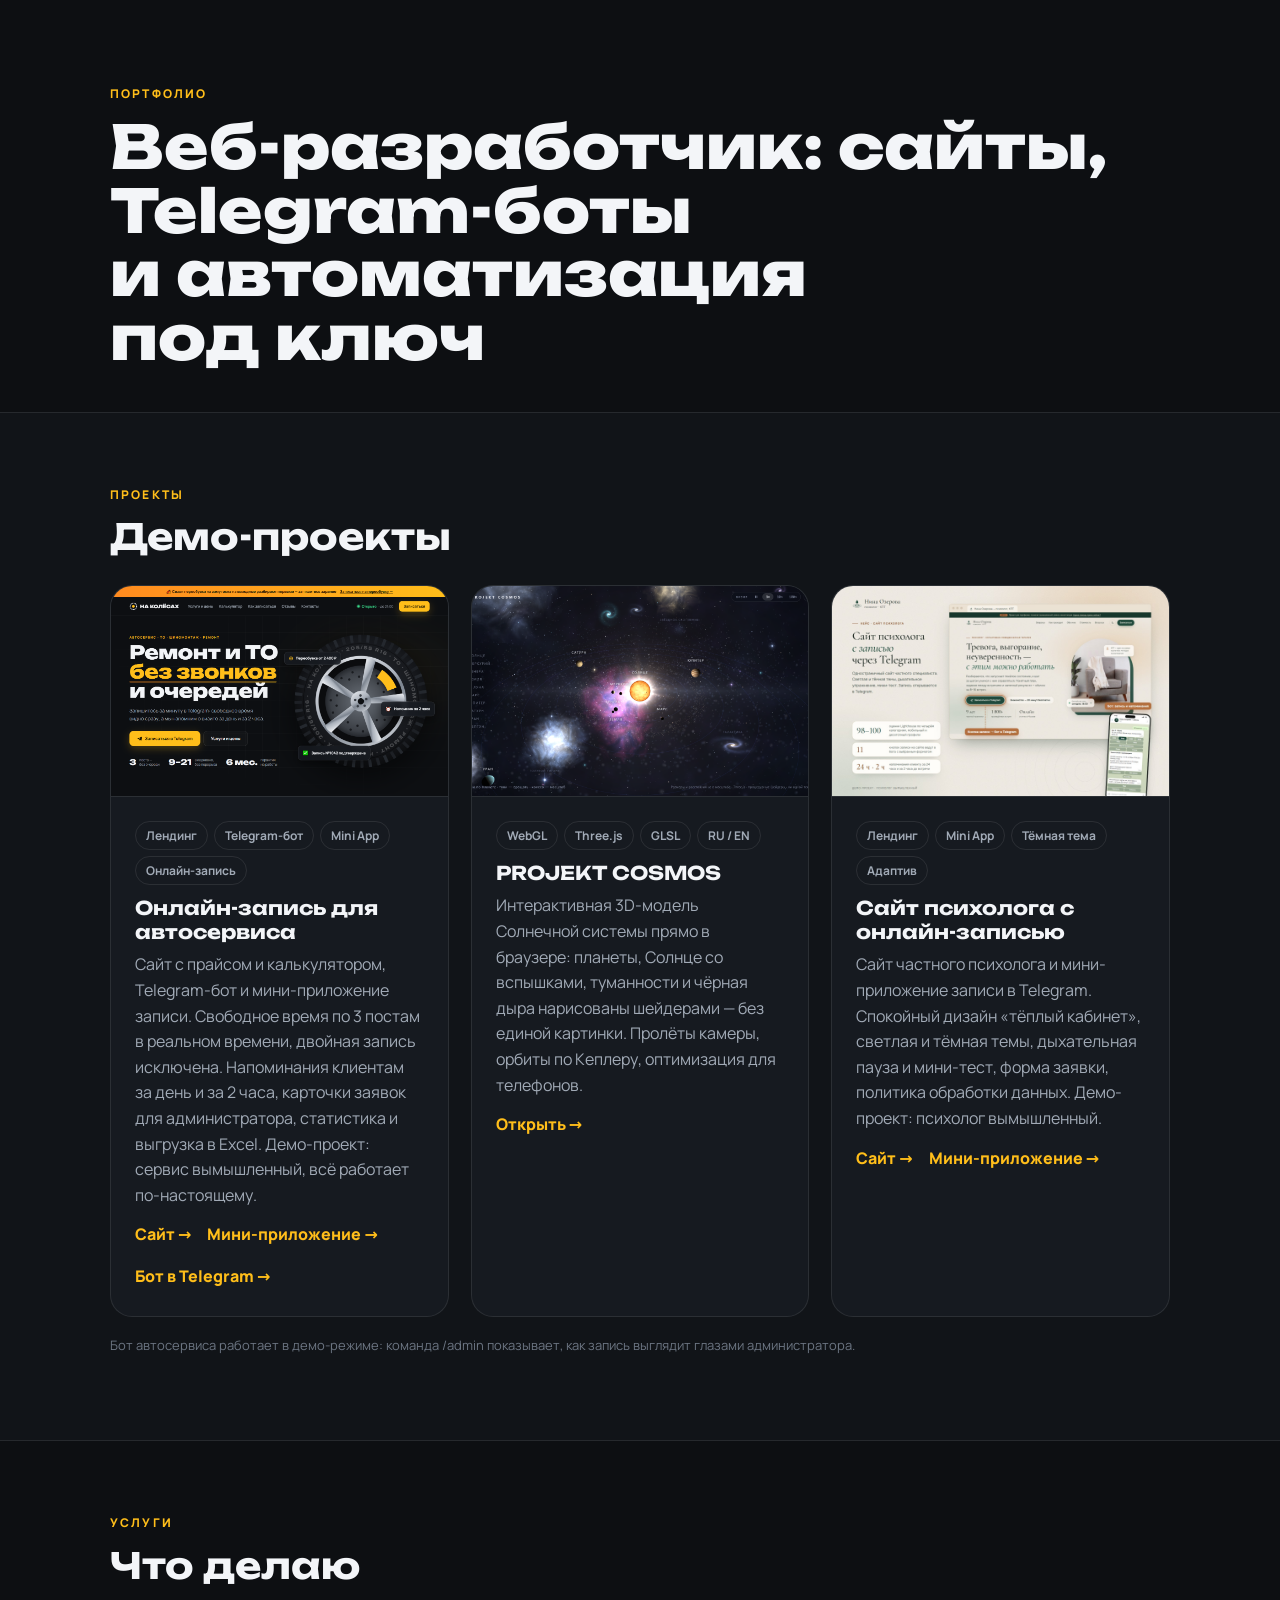
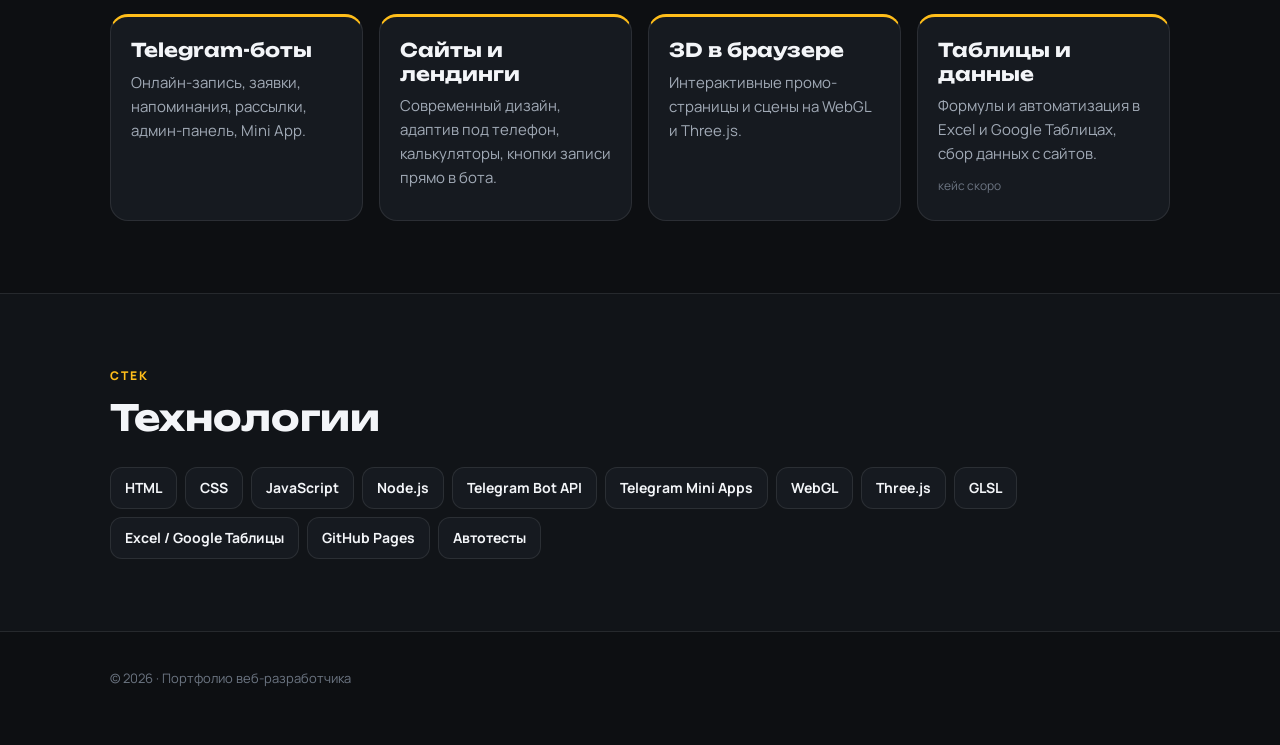
<file: index.html>
<!doctype html>
<html lang="ru">
<head>
  <meta charset="utf-8">
  <meta name="viewport" content="width=device-width, initial-scale=1">
  <title>Веб-разработчик: сайты, Telegram-боты и автоматизация под ключ</title>
  <meta name="description" content="Портфолио: сайты и лендинги, Telegram-боты и Mini Apps, 3D в браузере. Онлайн-запись для автосервиса, сайт психолога, интерактивная модель Солнечной системы.">
  <meta name="theme-color" content="#0d0f12">
  <link rel="icon" href="nakolesah/img/favicon.svg" type="image/svg+xml">
  <style>
    @font-face { font-family: 'Unbounded'; src: url(nakolesah/fonts/unbounded-cyrillic-wght-normal.woff2) format('woff2'); font-weight: 200 900; font-display: swap; unicode-range: U+0400-045F, U+2116; }
    @font-face { font-family: 'Unbounded'; src: url(nakolesah/fonts/unbounded-latin-wght-normal.woff2) format('woff2'); font-weight: 200 900; font-display: swap; unicode-range: U+0000-00FF, U+2000-206F; }
    @font-face { font-family: 'Manrope'; src: url(nakolesah/fonts/manrope-cyrillic-wght-normal.woff2) format('woff2'); font-weight: 200 800; font-display: swap; unicode-range: U+0400-045F, U+2116; }
    @font-face { font-family: 'Manrope'; src: url(nakolesah/fonts/manrope-latin-wght-normal.woff2) format('woff2'); font-weight: 200 800; font-display: swap; unicode-range: U+0000-00FF, U+2000-206F; }
    :root { --bg: #0d0f12; --bg2: #111418; --card: #161a20; --line: rgba(255,255,255,.09); --text: #f3f5f8; --muted: #a1aab6; --dim: #6c7582; --accent: #ffbe1a; color-scheme: dark; }
    * { box-sizing: border-box; }
    body { margin: 0; background: var(--bg); color: var(--text); font: 400 16px/1.6 'Manrope', system-ui, sans-serif; -webkit-font-smoothing: antialiased; }
    .wrap { max-width: 1100px; margin: 0 auto; padding: 0 20px; }
    section { padding: 72px 0; }
    .alt { background: var(--bg2); border-top: 1px solid var(--line); border-bottom: 1px solid var(--line); }
    .eyebrow { margin: 0 0 12px; color: var(--accent); font-size: 12px; font-weight: 800; letter-spacing: .18em; text-transform: uppercase; }
    h1 { margin: 0 0 18px; font: 800 clamp(24px, 5.2vw, 60px)/1.06 'Unbounded', system-ui, sans-serif; overflow-wrap: break-word; }
    h2 { margin: 0 0 28px; font: 700 clamp(24px, 3vw, 36px)/1.15 'Unbounded', system-ui, sans-serif; }
    h3 { margin: 0 0 8px; font: 700 19px/1.25 'Unbounded', system-ui, sans-serif; }
    .hero { padding-top: 84px; padding-bottom: 24px; }

    .grid { display: grid; grid-template-columns: repeat(3, 1fr); gap: 22px; }
    .case { display: flex; flex-direction: column; overflow: hidden; border: 1px solid var(--line); border-radius: 22px; background: var(--card); transition: transform .25s, border-color .25s; }
    .case:hover { transform: translateY(-4px); border-color: rgba(255,190,26,.45); }
    .case img { display: block; width: 100%; aspect-ratio: 16 / 10; object-fit: cover; object-position: top; border-bottom: 1px solid var(--line); }
    .body { padding: 24px 24px 26px; }
    .tags { display: flex; flex-wrap: wrap; gap: 6px; margin-bottom: 12px; }
    .tags span { padding: 4px 10px; border: 1px solid var(--line); border-radius: 999px; color: var(--muted); font-size: 12px; font-weight: 700; }
    .body p { margin: 0 0 14px; color: var(--muted); }
    .links { display: flex; flex-wrap: wrap; gap: 16px; font-weight: 800; }
    .links a { color: var(--accent); text-decoration: none; }
    .links a:hover { text-decoration: underline; }

    .services { display: grid; grid-template-columns: repeat(4, 1fr); gap: 16px; margin: 0; padding: 0; list-style: none; }
    .services li { padding: 22px 20px; border: 1px solid var(--line); border-top: 3px solid var(--accent); border-radius: 18px; background: var(--card); }
    .services p { margin: 0; color: var(--muted); font-size: 15px; }
    .soon { display: inline-block; margin-top: 10px; color: var(--dim); font-size: 12px; }

    .stack { display: flex; flex-wrap: wrap; gap: 8px; margin: 0; padding: 0; list-style: none; }
    .stack li { padding: 9px 14px; border: 1px solid var(--line); border-radius: 12px; background: var(--card); font-weight: 700; font-size: 14px; }
    .note { margin-top: 18px; color: var(--dim); font-size: 13px; }
    footer { padding: 36px 0 56px; color: var(--dim); font-size: 13px; }
    @media (max-width: 960px) { .grid, .services { grid-template-columns: repeat(2, 1fr); } }
    @media (max-width: 680px) { .grid, .services { grid-template-columns: 1fr; } section { padding: 56px 0; } .hero { padding-top: 56px; } }
  </style>
</head>
<body>
  <main>
    <section class="hero">
      <div class="wrap">
        <p class="eyebrow">Портфолио</p>
        <h1>Веб-разработчик: сайты, Telegram-боты и&nbsp;автоматизация под&nbsp;ключ</h1>
      </div>
    </section>

    <section class="alt">
      <div class="wrap">
        <p class="eyebrow">Проекты</p>
        <h2>Демо-проекты</h2>
        <div class="grid">
          <article class="case">
            <a href="nakolesah/"><img src="img/nakolesah.png" alt="Сайт автосервиса «На колёсах»" loading="lazy"></a>
            <div class="body">
              <div class="tags"><span>Лендинг</span><span>Telegram-бот</span><span>Mini App</span><span>Онлайн-запись</span></div>
              <h3>Онлайн-запись для автосервиса</h3>
              <p>Сайт с прайсом и калькулятором, Telegram-бот и мини-приложение записи. Свободное время по 3 постам в реальном времени, двойная запись исключена. Напоминания клиентам за день и за 2 часа, карточки заявок для администратора, статистика и выгрузка в Excel. Демо-проект: сервис вымышленный, всё работает по-настоящему.</p>
              <div class="links"><a href="nakolesah/">Сайт →</a><a href="nakolesah/app/">Мини-приложение →</a><a href="https://t.me/kolesoservis_bot" target="_blank" rel="noopener">Бот в Telegram →</a></div>
            </div>
          </article>
          <article class="case">
            <a href="cosmos/"><img src="img/cosmos.png" alt="PROJEKT COSMOS — Солнечная система в браузере" loading="lazy"></a>
            <div class="body">
              <div class="tags"><span>WebGL</span><span>Three.js</span><span>GLSL</span><span>RU / EN</span></div>
              <h3>PROJEKT COSMOS</h3>
              <p>Интерактивная 3D-модель Солнечной системы прямо в браузере: планеты, Солнце со вспышками, туманности и чёрная дыра нарисованы шейдерами — без единой картинки. Пролёты камеры, орбиты по Кеплеру, оптимизация для телефонов.</p>
              <div class="links"><a href="cosmos/">Открыть →</a></div>
            </div>
          </article>
          <article class="case">
            <a href="ozerova/"><img src="img/ozerova.jpg" alt="Сайт психолога «Нина Озерова»" loading="lazy"></a>
            <div class="body">
              <div class="tags"><span>Лендинг</span><span>Mini App</span><span>Тёмная тема</span><span>Адаптив</span></div>
              <h3>Сайт психолога с онлайн-записью</h3>
              <p>Сайт частного психолога и мини-приложение записи в Telegram. Спокойный дизайн «тёплый кабинет», светлая и тёмная темы, дыхательная пауза и мини-тест, форма заявки, политика обработки данных. Демо-проект: психолог вымышленный.</p>
              <div class="links"><a href="ozerova/">Сайт →</a><a href="ozerova/app/">Мини-приложение →</a></div>
            </div>
          </article>
        </div>
        <p class="note">Бот автосервиса работает в демо-режиме: команда /admin показывает, как запись выглядит глазами администратора.</p>
      </div>
    </section>

    <section>
      <div class="wrap">
        <p class="eyebrow">Услуги</p>
        <h2>Что делаю</h2>
        <ul class="services">
          <li><h3>Telegram-боты</h3><p>Онлайн-запись, заявки, напоминания, рассылки, админ-панель, Mini App.</p></li>
          <li><h3>Сайты и лендинги</h3><p>Современный дизайн, адаптив под телефон, калькуляторы, кнопки записи прямо в бота.</p></li>
          <li><h3>3D в браузере</h3><p>Интерактивные промо-страницы и сцены на WebGL и Three.js.</p></li>
          <li><h3>Таблицы и данные</h3><p>Формулы и автоматизация в Excel и Google Таблицах, сбор данных с сайтов.</p><span class="soon">кейс скоро</span></li>
        </ul>
      </div>
    </section>

    <section class="alt">
      <div class="wrap">
        <p class="eyebrow">Стек</p>
        <h2>Технологии</h2>
        <ul class="stack">
          <li>HTML</li><li>CSS</li><li>JavaScript</li><li>Node.js</li><li>Telegram Bot API</li><li>Telegram Mini Apps</li>
          <li>WebGL</li><li>Three.js</li><li>GLSL</li><li>Excel / Google Таблицы</li><li>GitHub Pages</li><li>Автотесты</li>
        </ul>
      </div>
    </section>
  </main>
  <footer><div class="wrap">© 2026 · Портфолио веб-разработчика</div></footer>
</body>
</html>
</file>
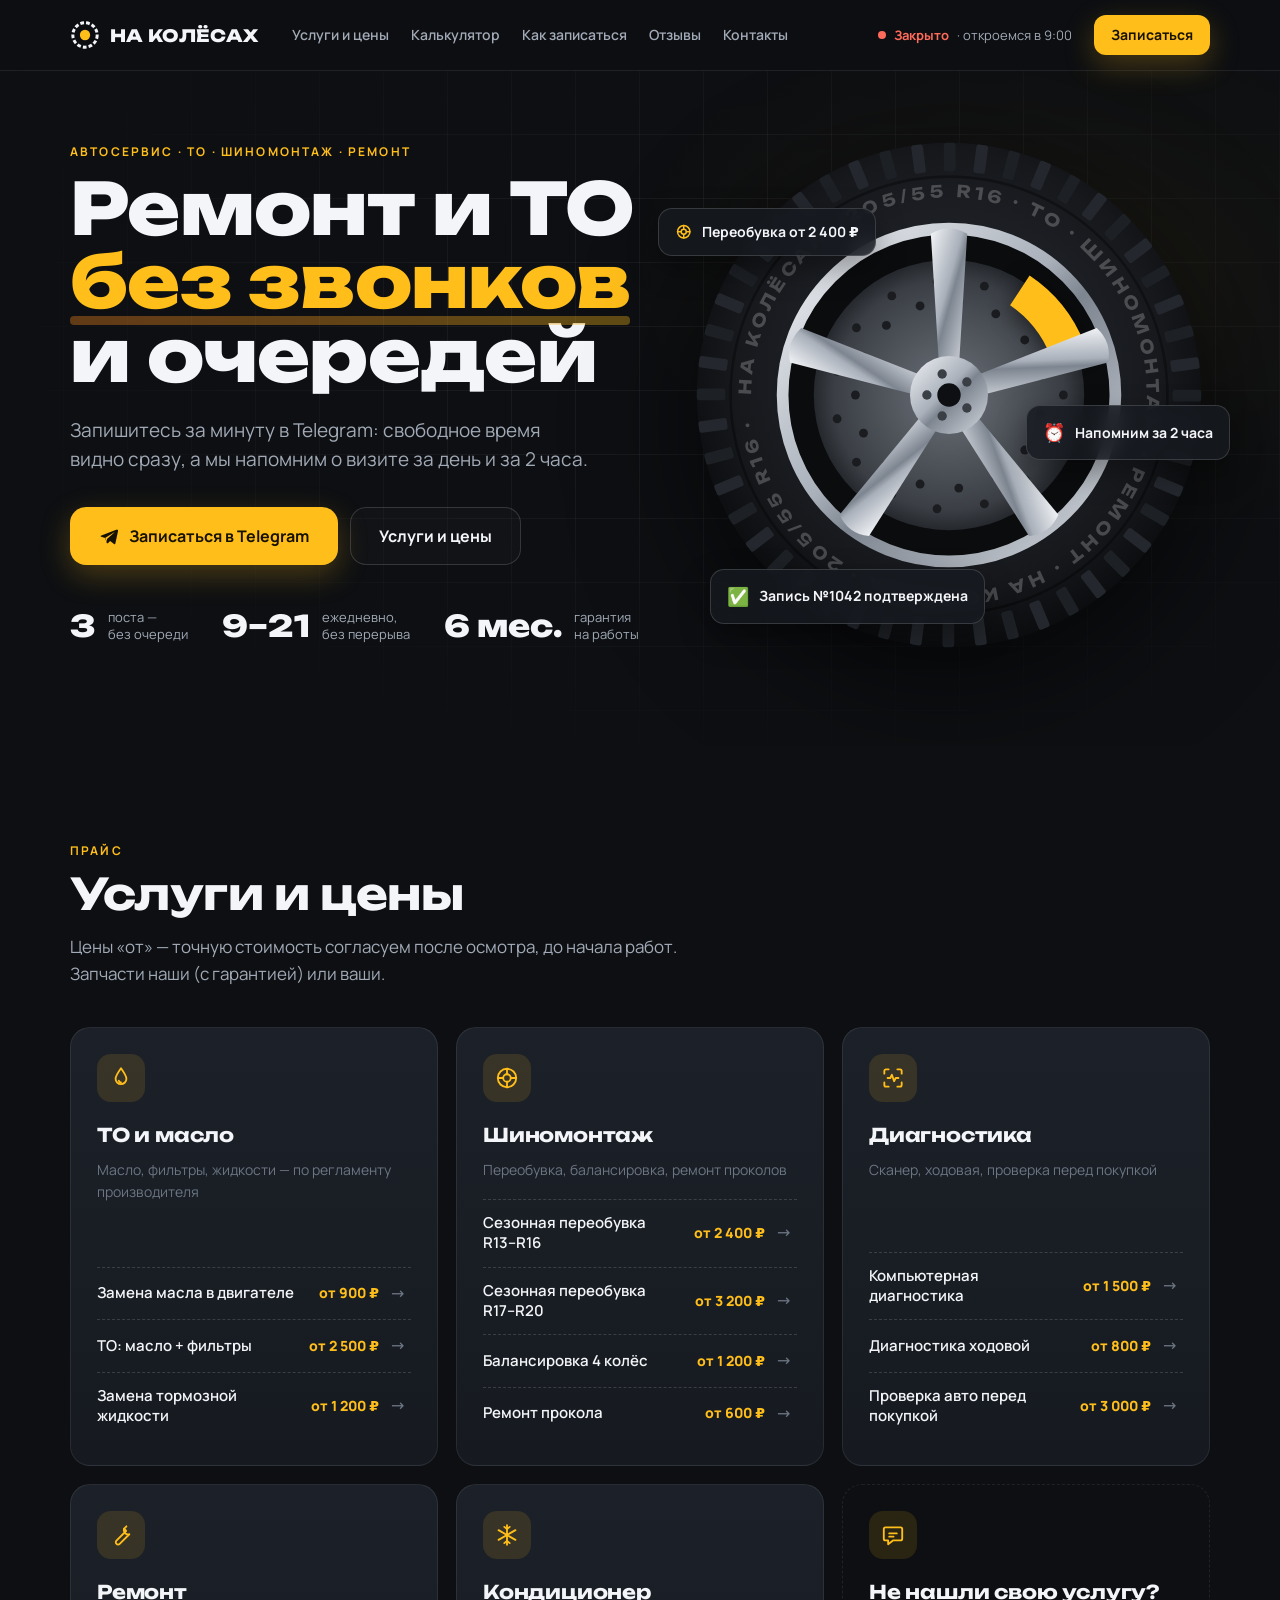
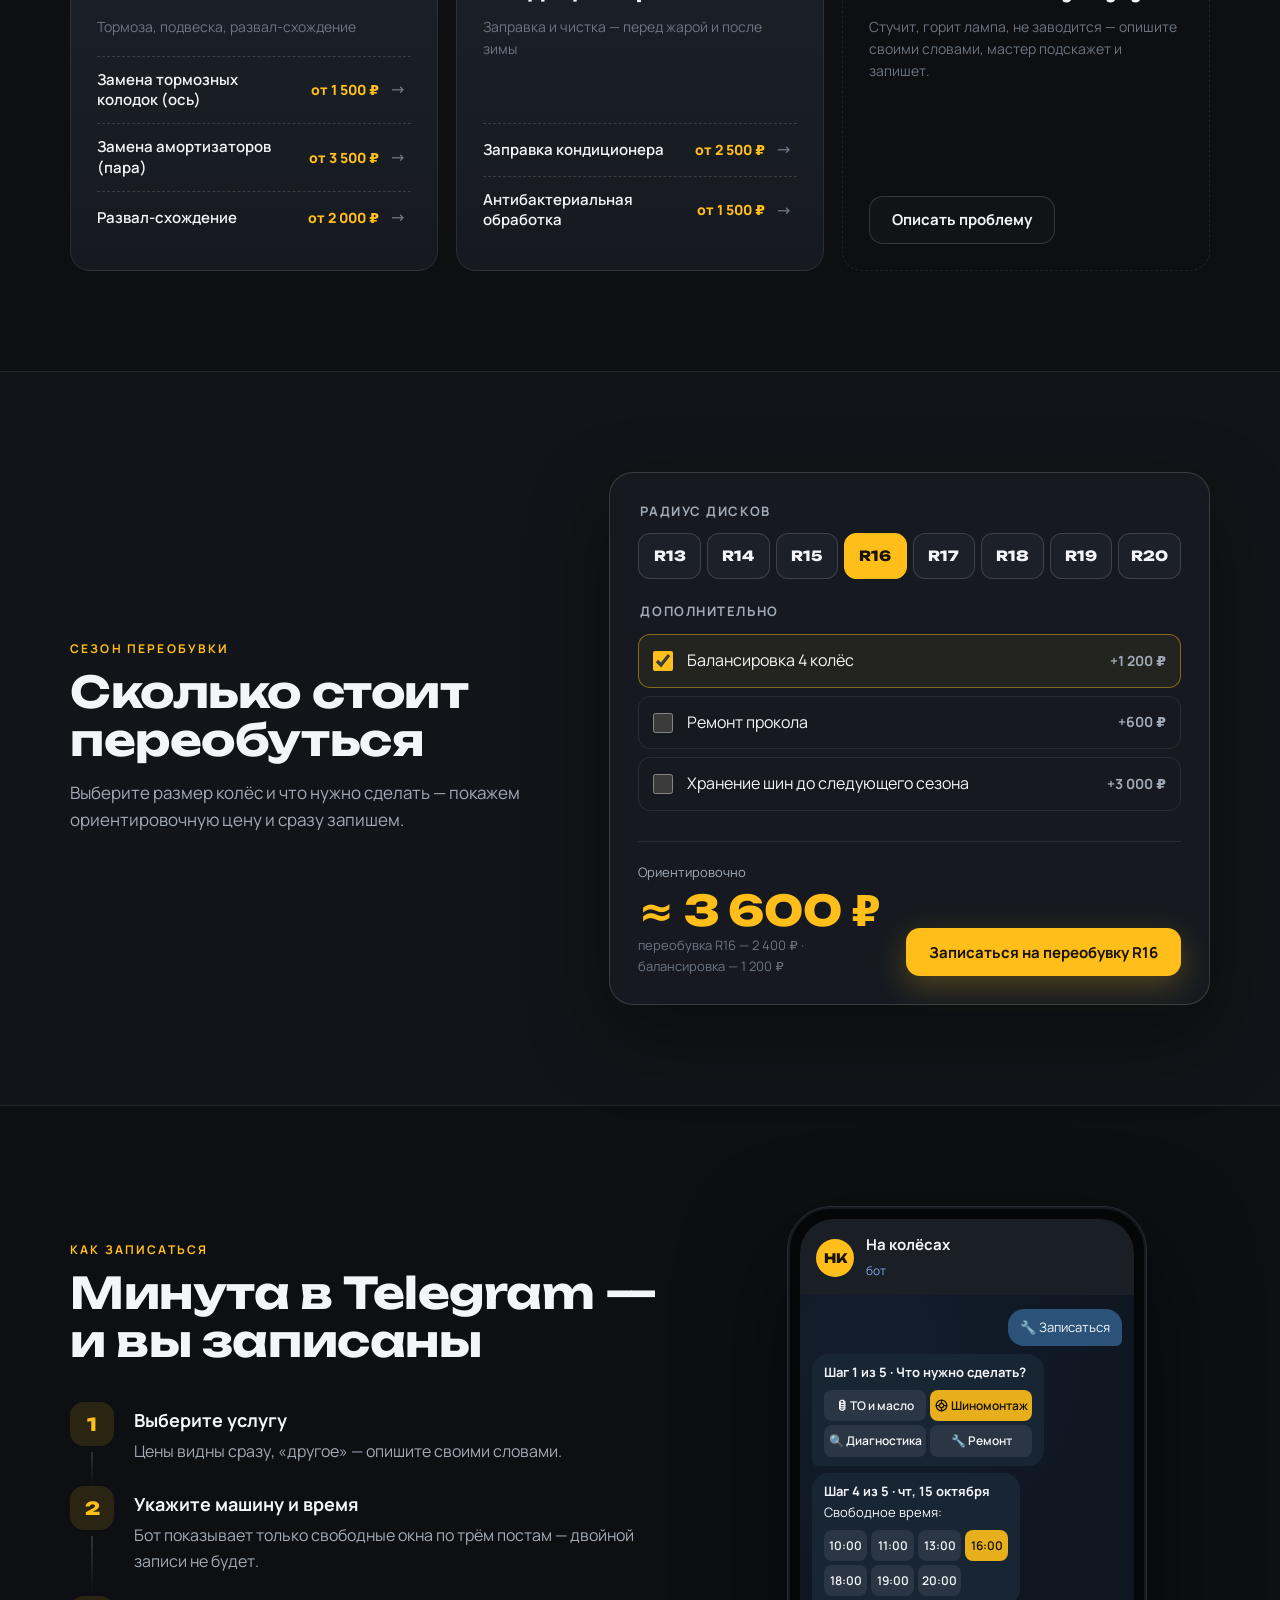
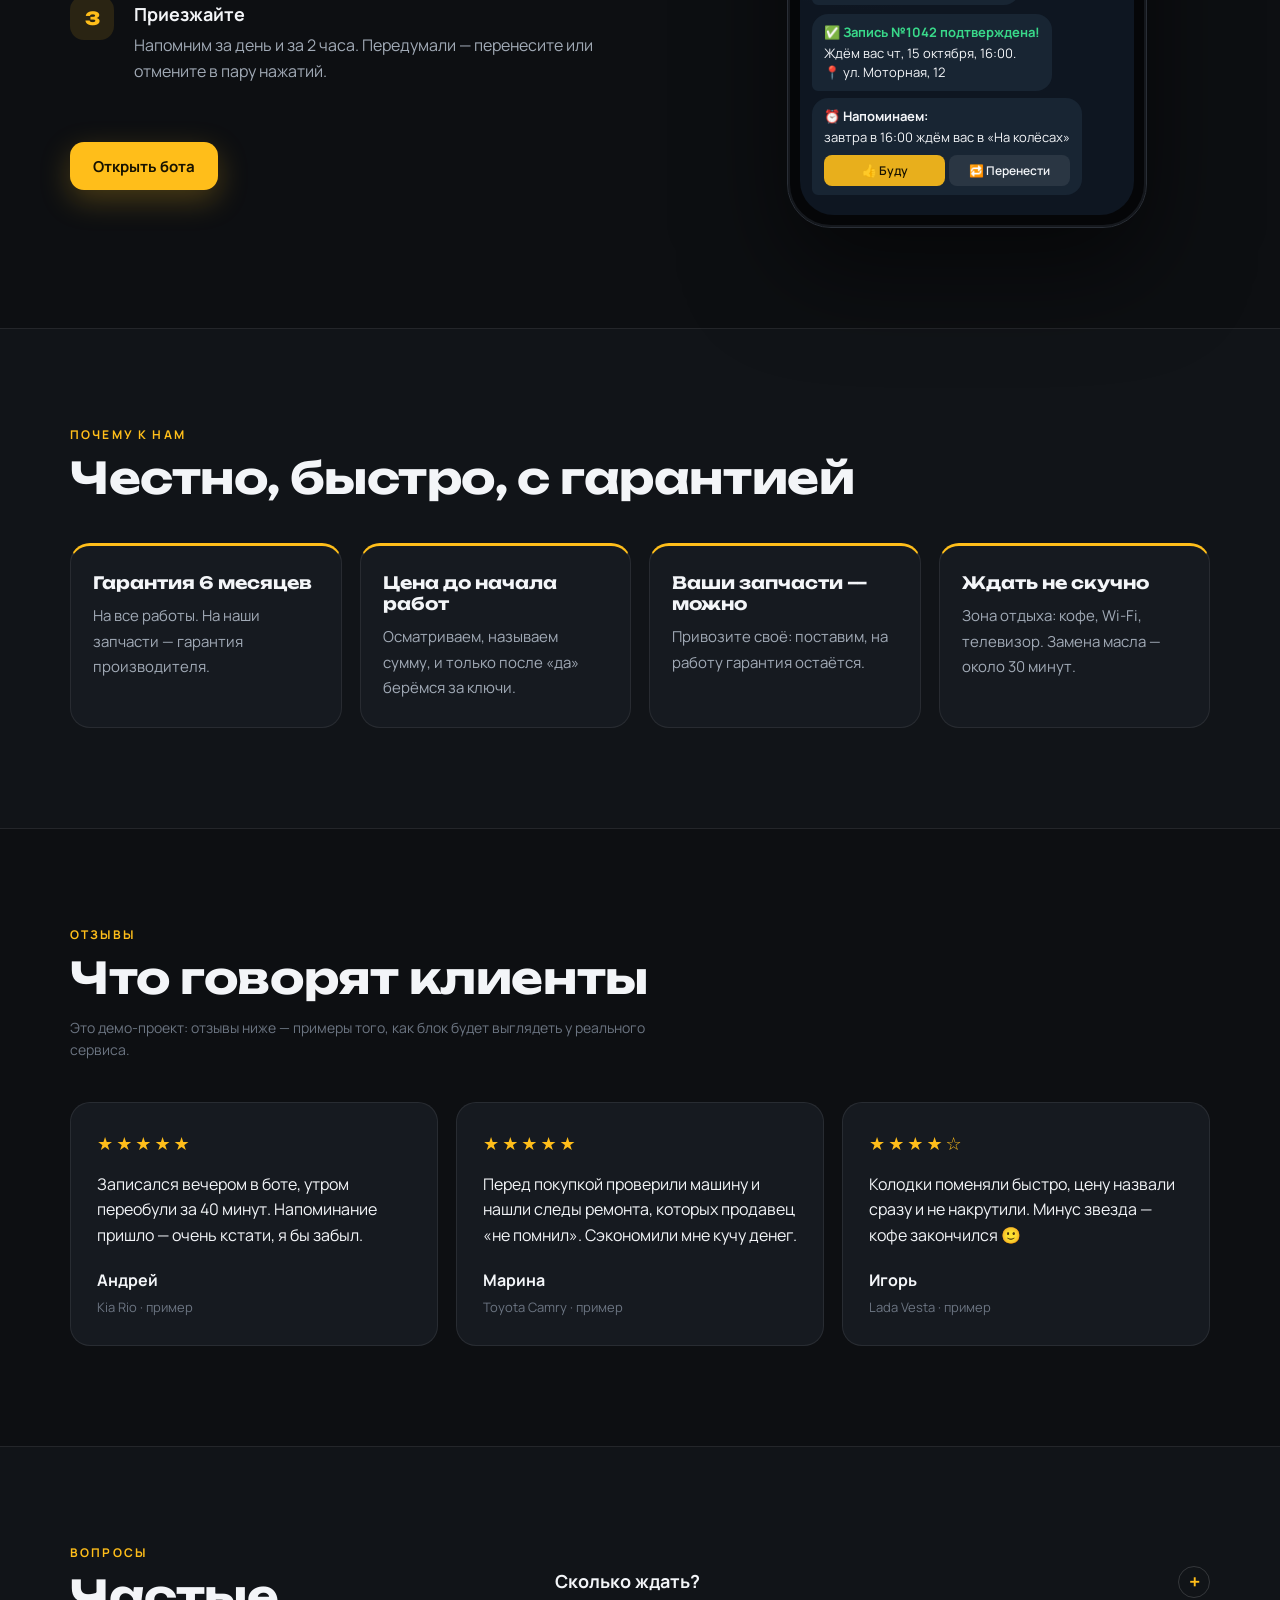
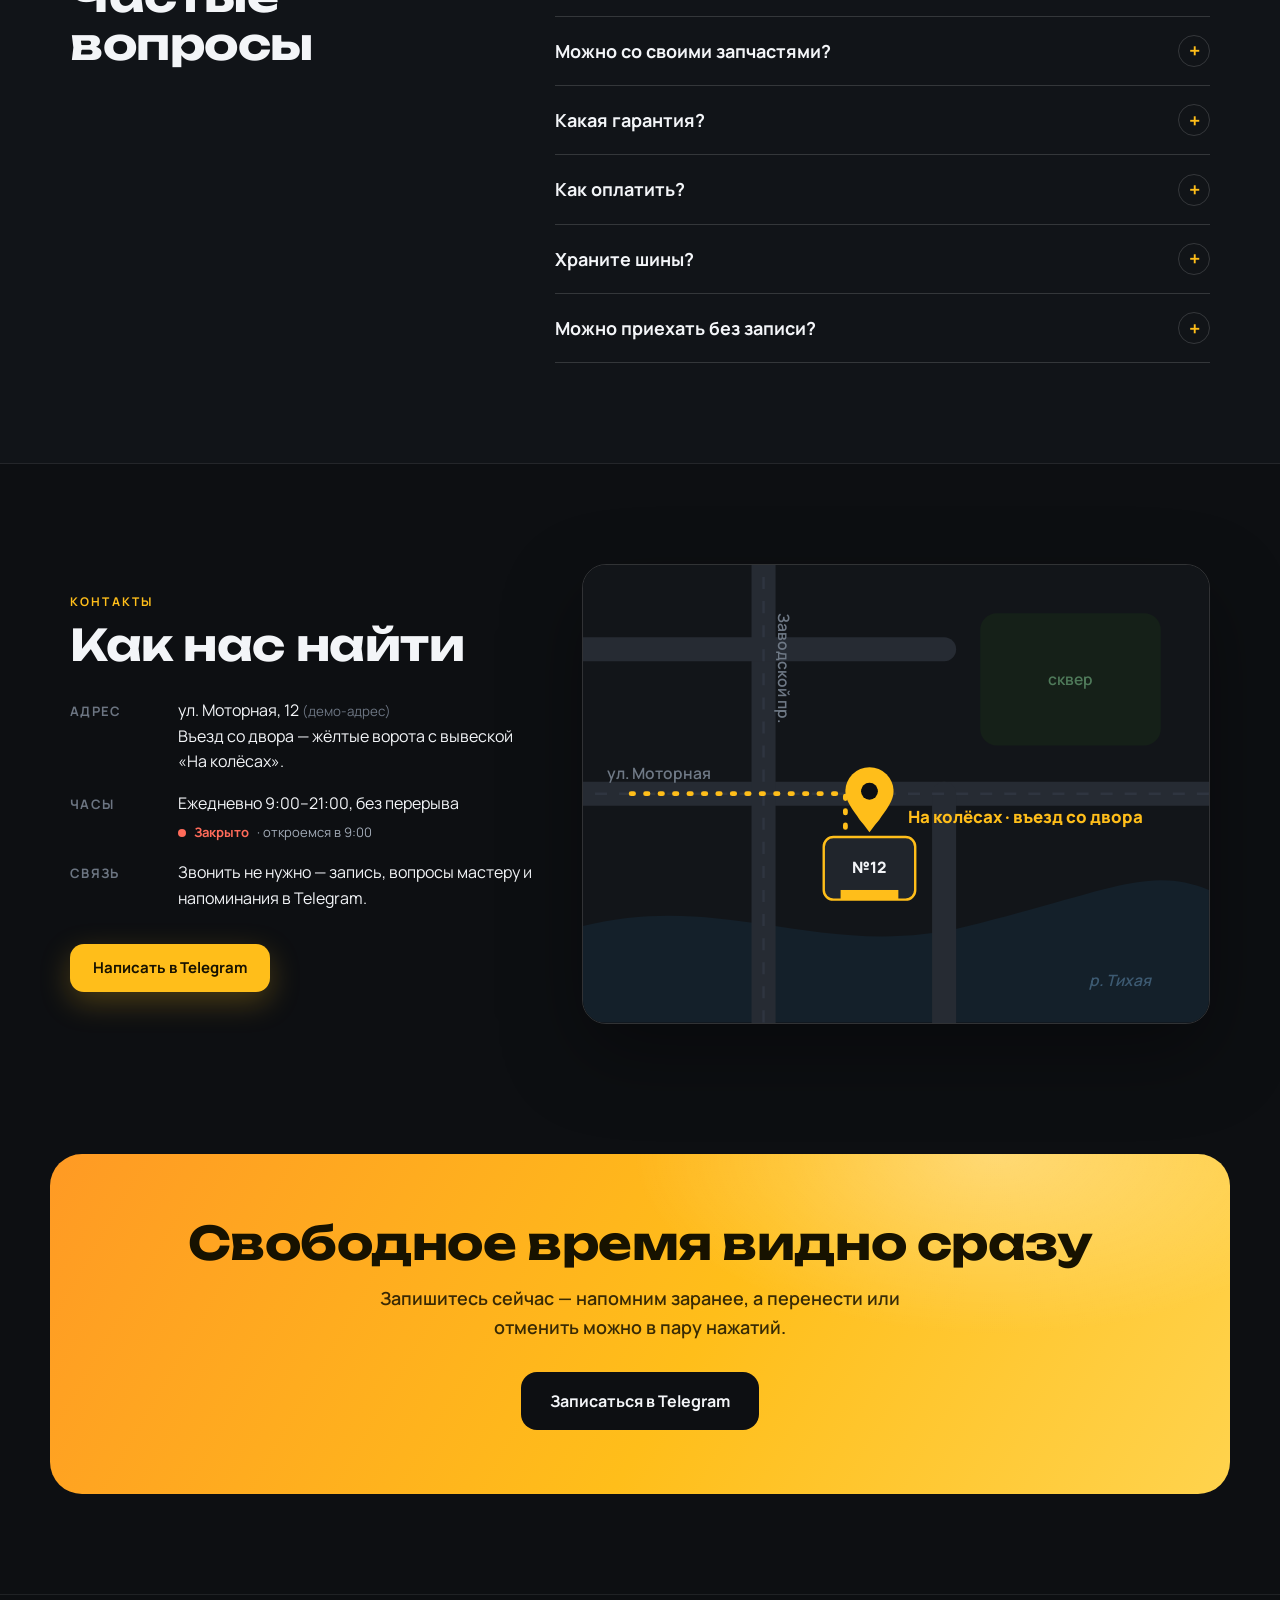
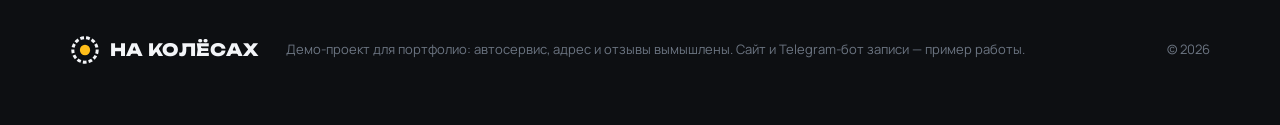
<file: nakolesah/index.html>
<!doctype html>
<html lang="ru">
<head>
  <meta charset="utf-8">
  <meta name="viewport" content="width=device-width, initial-scale=1, viewport-fit=cover">
  <title>На колёсах — автосервис: ТО, шиномонтаж, ремонт. Запись в Telegram</title>
  <meta name="description" content="Автосервис «На колёсах»: ТО, шиномонтаж, диагностика и ремонт. Запись за минуту в Telegram, напоминания за день и за 2 часа. Демо-проект.">
  <meta name="theme-color" content="#0d0f12">
  <link rel="icon" href="img/favicon.svg" type="image/svg+xml">
  <link rel="preload" href="fonts/unbounded-cyrillic-wght-normal.woff2" as="font" type="font/woff2" crossorigin>
  <link rel="preload" href="fonts/manrope-cyrillic-wght-normal.woff2" as="font" type="font/woff2" crossorigin>
  <link rel="stylesheet" href="css/site.css">
  <script type="module" src="js/site.js"></script>
</head>
<body>
  <a class="skip" href="#services">К услугам</a>

  <div class="ribbon" id="season" hidden>
    <span class="ribbon-text"></span>
    <a class="ribbon-link" data-start="svc_tr16" href="#">Записаться на переобувку →</a>
  </div>

  <header class="top" id="top">
    <div class="wrap top-row">
      <a class="logo" href="#top" aria-label="На колёсах — наверх">
        <svg class="logo-mark" viewBox="0 0 32 32" aria-hidden="true"><circle cx="16" cy="16" r="13" fill="none" stroke="currentColor" stroke-width="3.2" stroke-dasharray="4 2.2"/><circle cx="16" cy="16" r="5.5" fill="var(--accent)"/></svg>
        <span>На колёсах</span>
      </a>
      <nav class="nav" id="nav" aria-label="Разделы">
        <a href="#services">Услуги и цены</a>
        <a href="#calc">Калькулятор</a>
        <a href="#how">Как записаться</a>
        <a href="#reviews">Отзывы</a>
        <a href="#contacts">Контакты</a>
      </nav>
      <span class="status" id="status" aria-live="polite"><i></i><b>Открыто</b><span></span></span>
      <a class="btn btn-sm btn-accent top-cta" data-start="book" href="#">Записаться</a>
      <button class="burger" id="burger" type="button" aria-label="Меню" aria-expanded="false" aria-controls="nav"><span></span></button>
    </div>
  </header>

  <main>
    <!-- Первый экран -->
    <section class="hero">
      <div class="wrap hero-grid">
        <div class="hero-copy">
          <p class="eyebrow">Автосервис · ТО · шиномонтаж · ремонт</p>
          <h1>Ремонт и&nbsp;ТО<br><em>без звонков</em><br>и&nbsp;очередей</h1>
          <p class="lead">Запишитесь за минуту в Telegram: свободное время видно сразу, а&nbsp;мы напомним о&nbsp;визите за день и&nbsp;за&nbsp;2&nbsp;часа.</p>
          <div class="hero-actions">
            <a class="btn btn-accent btn-lg" data-start="book" href="#">
              <svg class="tg" viewBox="0 0 24 24" aria-hidden="true"><path d="M21.4 4.3 2.9 11.4c-1.3.5-1.2 1.2-.2 1.5l4.7 1.5 1.8 5.6c.2.6.4.8.9.8.4 0 .6-.2.9-.5l2.3-2.2 4.7 3.5c.9.5 1.5.2 1.7-.8l3.1-14.6c.3-1.3-.5-1.9-1.4-1.5Zm-3 3.4-8.8 7.9-.3 3.6-1.6-5 10.2-6.5c.5-.3.9-.1.5 0Z" fill="currentColor"/></svg>
              Записаться в&nbsp;Telegram
            </a>
            <a class="btn btn-ghost btn-lg" href="#services">Услуги и цены</a>
          </div>
          <ul class="facts">
            <li><b>3</b><span>поста —<br>без очереди</span></li>
            <li><b>9–21</b><span>ежедневно,<br>без перерыва</span></li>
            <li><b>6 мес.</b><span>гарантия<br>на работы</span></li>
          </ul>
        </div>

        <div class="hero-art" aria-hidden="true">
          <div class="glow"></div>
          <svg class="wheel" id="wheel" viewBox="0 0 400 400">
            <defs>
              <radialGradient id="rubber" cx="50%" cy="45%" r="55%">
                <stop offset="0" stop-color="#2a2e35"/><stop offset=".78" stop-color="#16181c"/><stop offset="1" stop-color="#0b0c0e"/>
              </radialGradient>
              <linearGradient id="metal" x1="0" y1="0" x2="1" y2="1">
                <stop offset="0" stop-color="#f2f4f7"/><stop offset=".45" stop-color="#a9b0ba"/><stop offset=".55" stop-color="#7d8590"/><stop offset="1" stop-color="#d7dbe1"/>
              </linearGradient>
              <radialGradient id="disc" cx="50%" cy="50%" r="50%">
                <stop offset="0" stop-color="#6b7179"/><stop offset=".85" stop-color="#3b3f45"/><stop offset="1" stop-color="#25282d"/>
              </radialGradient>
              <path id="sidewall" d="M200 200 m-152 0 a152 152 0 1 1 304 0 a152 152 0 1 1 -304 0"/>
            </defs>
            <!-- слои как у настоящего колеса: шина и тормозной диск → неподвижный суппорт → спицы диска -->
            <g class="spin">
              <circle cx="200" cy="200" r="194" fill="url(#rubber)"/>
              <g id="tread"></g>
              <circle cx="200" cy="200" r="168" fill="none" stroke="#000" stroke-opacity=".35" stroke-width="2"/>
              <text class="sidewall" font-size="13"><textPath href="#sidewall">НА КОЛЁСАХ · 205/55 R16 · ТО · ШИНОМОНТАЖ · РЕМОНТ · НА КОЛЁСАХ · 205/55 R16 ·</textPath></text>
              <circle cx="200" cy="200" r="132" fill="#0b0c0e"/>
              <circle cx="200" cy="200" r="104" fill="url(#disc)"/>
              <g id="holes" fill="#1a1c20"></g>
            </g>
            <path class="caliper" d="M262 108a112 112 0 0 1 42 52l-26 10a84 84 0 0 0-31-39Z"/>
            <g class="spin">
              <circle cx="200" cy="200" r="128" fill="none" stroke="url(#metal)" stroke-width="9"/>
              <g id="spokes" fill="url(#metal)"></g>
              <circle cx="200" cy="200" r="30" fill="url(#metal)"/>
              <g id="bolts" fill="#3a3f46"></g>
              <circle cx="200" cy="200" r="9" fill="#0d0f12"/>
            </g>
          </svg>
          <div class="chip chip-1"><svg class="ic-tire" viewBox="0 0 24 24"><circle cx="12" cy="12" r="8.5"/><circle cx="12" cy="12" r="3.5"/><path d="M12 3.5v5M12 15.5v5M3.5 12h5M15.5 12h5"/></svg>Переобувка от&nbsp;2&nbsp;400&nbsp;₽</div>
          <div class="chip chip-2"><span>⏰</span>Напомним за&nbsp;2&nbsp;часа</div>
          <div class="chip chip-3"><span>✅</span>Запись №1042 подтверждена</div>
        </div>
      </div>
    </section>

    <!-- Услуги -->
    <section class="section" id="services">
      <div class="wrap">
        <div class="head reveal">
          <p class="eyebrow">Прайс</p>
          <h2>Услуги и цены</h2>
          <p class="sub">Цены «от» — точную стоимость согласуем после осмотра, до начала работ. Запчасти наши (с&nbsp;гарантией) или ваши.</p>
        </div>
        <div class="cards" id="svcGrid"></div>
      </div>
    </section>

    <!-- Калькулятор -->
    <section class="section section-alt" id="calc">
      <div class="wrap calc reveal">
        <div class="calc-copy">
          <p class="eyebrow">Сезон переобувки</p>
          <h2>Сколько стоит переобуться</h2>
          <p class="sub">Выберите размер колёс и что нужно сделать — покажем ориентировочную цену и сразу запишем.</p>
        </div>
        <form class="calc-box" id="calcForm" onsubmit="return false">
          <fieldset>
            <legend>Радиус дисков</legend>
            <div class="seg" id="radius" role="radiogroup"></div>
          </fieldset>
          <fieldset>
            <legend>Дополнительно</legend>
            <label class="opt"><input type="checkbox" name="bal" checked><span>Балансировка 4 колёс</span><b>+1 200 ₽</b></label>
            <label class="opt"><input type="checkbox" name="hole"><span>Ремонт прокола</span><b>+600 ₽</b></label>
            <label class="opt"><input type="checkbox" name="store"><span>Хранение шин до следующего сезона</span><b>+3 000 ₽</b></label>
          </fieldset>
          <div class="calc-total">
            <div>
              <span class="calc-label">Ориентировочно</span>
              <output class="calc-sum" id="calcSum" for="radius">≈ 3 600 ₽</output>
              <span class="calc-detail" id="calcDetail"></span>
            </div>
            <a class="btn btn-accent" id="calcBtn" data-start="svc_tr16" href="#">Записаться</a>
          </div>
        </form>
      </div>
    </section>

    <!-- Как записаться -->
    <section class="section" id="how">
      <div class="wrap how">
        <div class="how-copy">
          <div class="head reveal">
            <p class="eyebrow">Как записаться</p>
            <h2>Минута в&nbsp;Telegram — и&nbsp;вы&nbsp;записаны</h2>
          </div>
          <ol class="steps">
            <li class="reveal"><b>Выберите услугу</b><span>Цены видны сразу, «другое» — опишите своими словами.</span></li>
            <li class="reveal"><b>Укажите машину и время</b><span>Бот показывает только свободные окна по трём постам — двойной записи не будет.</span></li>
            <li class="reveal"><b>Приезжайте</b><span>Напомним за день и за 2 часа. Передумали — перенесите или отмените в пару нажатий.</span></li>
          </ol>
          <a class="btn btn-accent" data-start="book" href="#">Открыть бота</a>
        </div>
        <div class="phone reveal" aria-label="Пример диалога с ботом записи">
          <div class="phone-top"><span class="ava">НК</span><div><b>На колёсах</b><small>бот</small></div></div>
          <div class="chat" id="chat">
            <div class="msg out">🔧 Записаться</div>
            <div class="msg in"><b>Шаг 1 из 5 · Что нужно сделать?</b>
              <div class="kb"><span>🛢 ТО и масло</span><span class="on"><svg class="ic-tire" viewBox="0 0 24 24"><circle cx="12" cy="12" r="8.5"/><circle cx="12" cy="12" r="3.5"/><path d="M12 3.5v5M12 15.5v5M3.5 12h5M15.5 12h5"/></svg> Шиномонтаж</span><span>🔍 Диагностика</span><span>🔧 Ремонт</span></div>
            </div>
            <div class="msg in"><b>Шаг 4 из 5 · чт, 15 октября</b>Свободное время:
              <div class="kb kb-4"><span>10:00</span><span>11:00</span><span>13:00</span><span class="on">16:00</span><span>18:00</span><span>19:00</span><span>20:00</span></div>
            </div>
            <div class="msg in ok"><b>✅ Запись №1042 подтверждена!</b>Ждём вас чт, 15 октября, 16:00.<br>📍 ул. Моторная, 12</div>
            <div class="msg in"><b>⏰ Напоминаем:</b> завтра в 16:00 ждём вас в «На колёсах»
              <div class="kb"><span class="on">👍 Буду</span><span>🔁 Перенести</span></div>
            </div>
          </div>
        </div>
      </div>
    </section>

    <!-- Преимущества -->
    <section class="section section-alt">
      <div class="wrap">
        <div class="head reveal"><p class="eyebrow">Почему к нам</p><h2>Честно, быстро, с&nbsp;гарантией</h2></div>
        <ul class="perks">
          <li class="reveal"><b>Гарантия 6 месяцев</b><span>На все работы. На наши запчасти — гарантия производителя.</span></li>
          <li class="reveal"><b>Цена до начала работ</b><span>Осматриваем, называем сумму, и только после «да» берёмся за ключи.</span></li>
          <li class="reveal"><b>Ваши запчасти — можно</b><span>Привозите своё: поставим, на работу гарантия остаётся.</span></li>
          <li class="reveal"><b>Ждать не скучно</b><span>Зона отдыха: кофе, Wi-Fi, телевизор. Замена масла — около 30 минут.</span></li>
        </ul>
      </div>
    </section>

    <!-- Отзывы -->
    <section class="section" id="reviews">
      <div class="wrap">
        <div class="head reveal">
          <p class="eyebrow">Отзывы</p>
          <h2>Что говорят клиенты</h2>
          <p class="sub demo-note">Это демо-проект: отзывы ниже — примеры того, как блок будет выглядеть у реального сервиса.</p>
        </div>
        <div class="reviews">
          <figure class="review reveal"><div class="stars" aria-label="5 из 5">★★★★★</div><blockquote>Записался вечером в боте, утром переобули за 40 минут. Напоминание пришло — очень кстати, я бы забыл.</blockquote><figcaption><b>Андрей</b><span>Kia Rio · пример</span></figcaption></figure>
          <figure class="review reveal"><div class="stars" aria-label="5 из 5">★★★★★</div><blockquote>Перед покупкой проверили машину и нашли следы ремонта, которых продавец «не помнил». Сэкономили мне кучу денег.</blockquote><figcaption><b>Марина</b><span>Toyota Camry · пример</span></figcaption></figure>
          <figure class="review reveal"><div class="stars" aria-label="4 из 5">★★★★☆</div><blockquote>Колодки поменяли быстро, цену назвали сразу и не накрутили. Минус звезда — кофе закончился 🙂</blockquote><figcaption><b>Игорь</b><span>Lada Vesta · пример</span></figcaption></figure>
        </div>
      </div>
    </section>

    <!-- Вопросы -->
    <section class="section section-alt" id="faq">
      <div class="wrap faq-wrap">
        <div class="head reveal"><p class="eyebrow">Вопросы</p><h2>Частые вопросы</h2></div>
        <div class="faq">
          <details class="reveal"><summary>Сколько ждать?</summary><p>Замена масла — около 30 минут, переобувка — до часа. Можно подождать в зоне отдыха с кофе.</p></details>
          <details class="reveal"><summary>Можно со своими запчастями?</summary><p>Да. На работу гарантия остаётся, на запчасти клиента — нет.</p></details>
          <details class="reveal"><summary>Какая гарантия?</summary><p>6 месяцев на все работы, на наши запчасти — гарантия производителя.</p></details>
          <details class="reveal"><summary>Как оплатить?</summary><p>Наличные, карта или перевод по СБП. Выдаём заказ-наряд и чек.</p></details>
          <details class="reveal"><summary>Храните шины?</summary><p>Да: сезонное хранение — 3 000 ₽ за комплект, с мойкой и упаковкой.</p></details>
          <details class="reveal"><summary>Можно приехать без записи?</summary><p>Можно, если есть свободный пост. Но с записью — без ожидания: время держим за вами.</p></details>
        </div>
      </div>
    </section>

    <!-- Контакты -->
    <section class="section" id="contacts">
      <div class="wrap contacts">
        <div class="contacts-copy reveal">
          <p class="eyebrow">Контакты</p>
          <h2>Как нас найти</h2>
          <dl class="info">
            <dt>Адрес</dt><dd>ул. Моторная, 12 <small>(демо-адрес)</small><br>Въезд со двора — жёлтые ворота с вывеской «На колёсах».</dd>
            <dt>Часы</dt><dd>Ежедневно 9:00–21:00, без перерыва<br><span class="status status-inline" data-status><i></i><b>Открыто</b><span></span></span></dd>
            <dt>Связь</dt><dd>Звонить не нужно — запись, вопросы мастеру и напоминания в Telegram.</dd>
          </dl>
          <a class="btn btn-accent" data-start="book" href="#">Написать в Telegram</a>
        </div>
        <figure class="map reveal" aria-label="Схема проезда">
          <svg viewBox="0 0 520 380" role="img">
            <title>Схема проезда к автосервису «На колёсах»</title>
            <rect width="520" height="380" fill="#121519"/>
            <path d="M0 300 C120 270 200 330 320 300 S470 250 520 270 V380 H0Z" fill="#14202a"/>
            <text x="420" y="350" class="map-label map-water">р. Тихая</text>
            <rect x="330" y="40" width="150" height="110" rx="14" fill="#152018"/>
            <text x="405" y="100" class="map-label map-park" text-anchor="middle">сквер</text>
            <g stroke="#262b33" stroke-width="20" stroke-linecap="round" fill="none">
              <path d="M-10 190 H530"/><path d="M150 -10 V400"/><path d="M300 190 V400"/><path d="M-10 70 H300"/>
            </g>
            <g stroke="#2f3540" stroke-width="2" stroke-dasharray="10 10" fill="none"><path d="M-10 190 H530"/><path d="M150 -10 V400"/></g>
            <text x="20" y="178" class="map-label">ул. Моторная</text>
            <text x="162" y="40" class="map-label" transform="rotate(90 162 40)">Заводской пр.</text>
            <g class="map-route" fill="none" stroke="var(--accent)" stroke-width="4" stroke-linecap="round" stroke-dasharray="2 10"><path d="M40 190 H218 V236"/></g>
            <rect x="200" y="226" width="76" height="52" rx="8" fill="#20252c" stroke="var(--accent)" stroke-width="2"/>
            <rect x="214" y="270" width="48" height="8" fill="var(--accent)"/>
            <text x="238" y="256" class="map-label map-house" text-anchor="middle">№12</text>
            <circle class="pin-pulse" cx="238" cy="206" r="10" fill="var(--accent)"/>
            <path d="M238 222c-14-18-20-26-20-34a20 20 0 0 1 40 0c0 8-6 16-20 34Z" fill="var(--accent)"/>
            <circle cx="238" cy="188" r="7" fill="#0d0f12"/>
            <text x="270" y="214" class="map-label map-brand">На колёсах · въезд со двора</text>
          </svg>
        </figure>
      </div>
    </section>

    <!-- Финальный призыв -->
    <section class="final">
      <div class="wrap final-box reveal">
        <h2>Свободное время видно сразу</h2>
        <p>Запишитесь сейчас — напомним заранее, а перенести или отменить можно в пару нажатий.</p>
        <a class="btn btn-dark btn-lg" data-start="book" href="#">Записаться в Telegram</a>
      </div>
    </section>
  </main>

  <footer class="foot">
    <div class="wrap foot-row">
      <a class="logo" href="#top"><svg class="logo-mark" viewBox="0 0 32 32" aria-hidden="true"><circle cx="16" cy="16" r="13" fill="none" stroke="currentColor" stroke-width="3.2" stroke-dasharray="4 2.2"/><circle cx="16" cy="16" r="5.5" fill="var(--accent)"/></svg><span>На колёсах</span></a>
      <p class="demo">Демо-проект для портфолио: автосервис, адрес и отзывы вымышлены. Сайт и Telegram-бот записи — пример работы.</p>
      <p class="copy">© <span id="year">2026</span></p>
    </div>
  </footer>

  <a class="sticky-cta btn btn-accent" data-start="book" href="#">Записаться в Telegram</a>
</body>
</html>
</file>
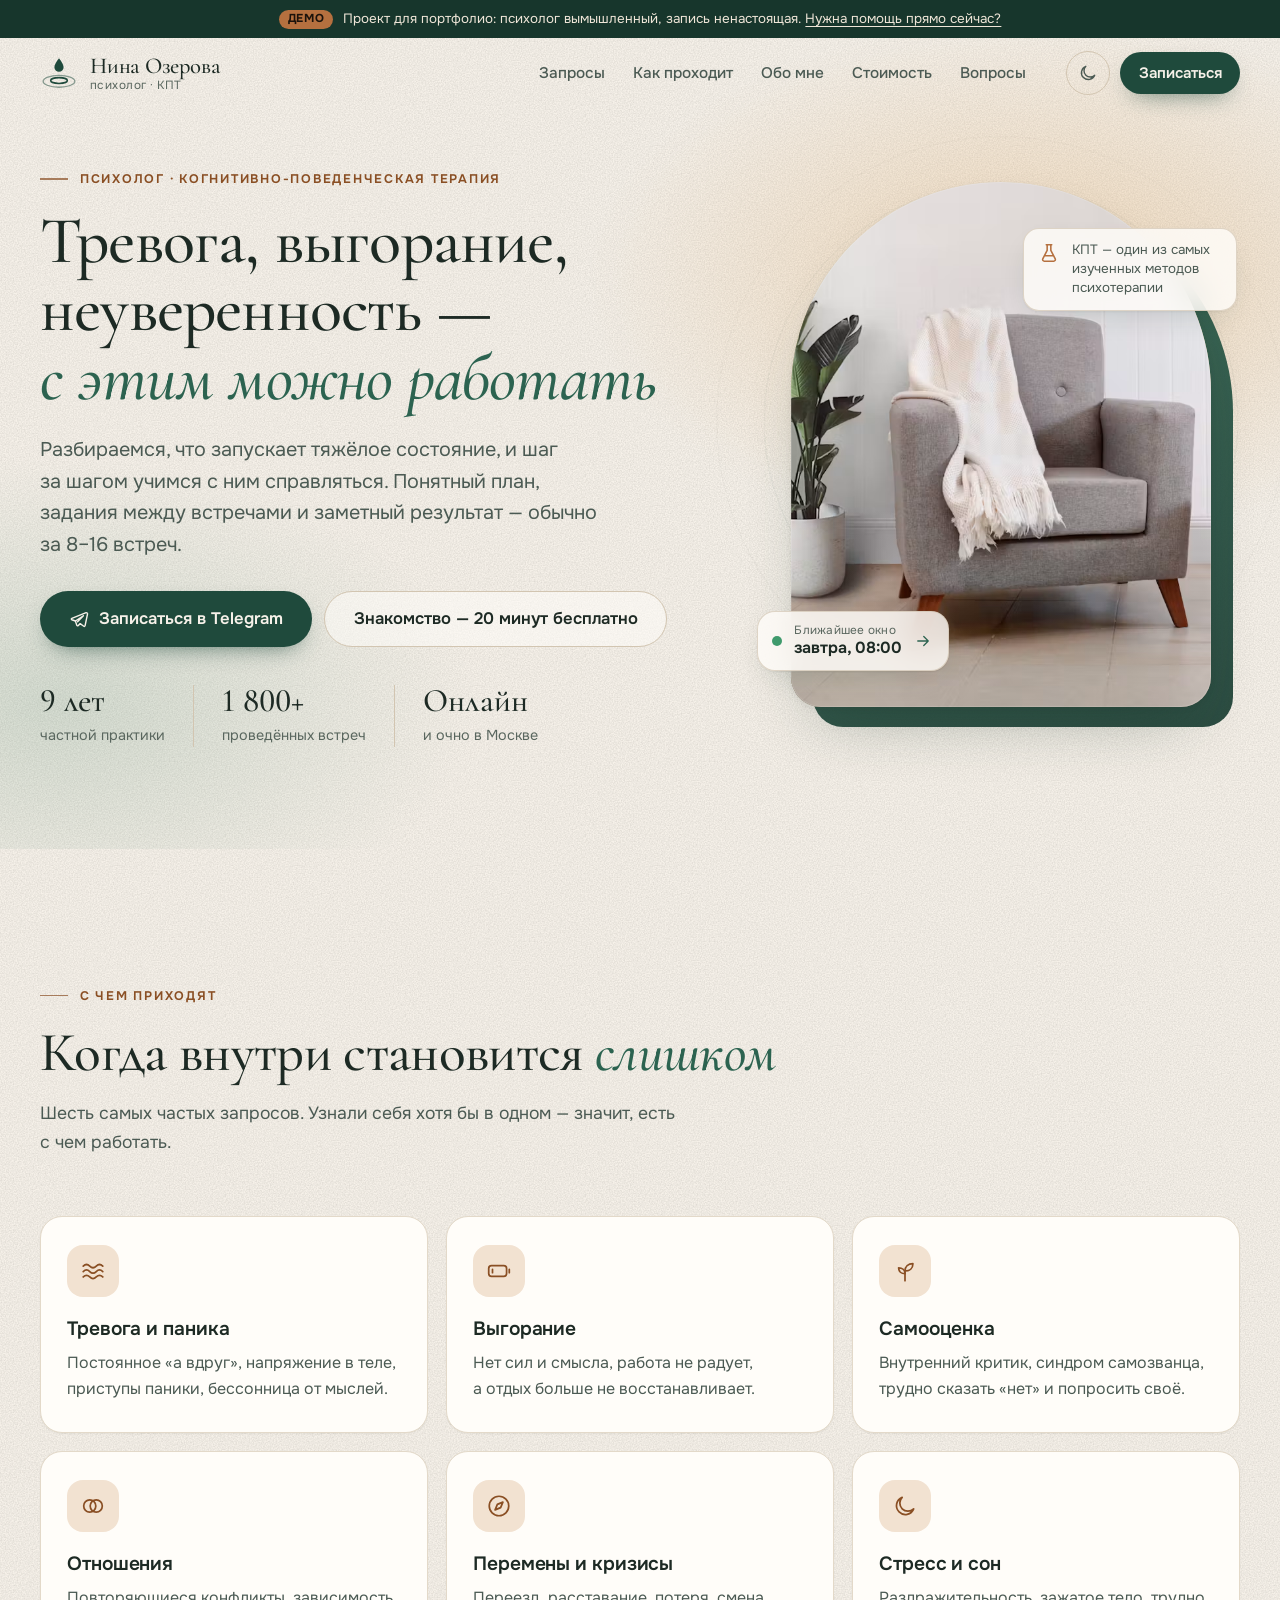
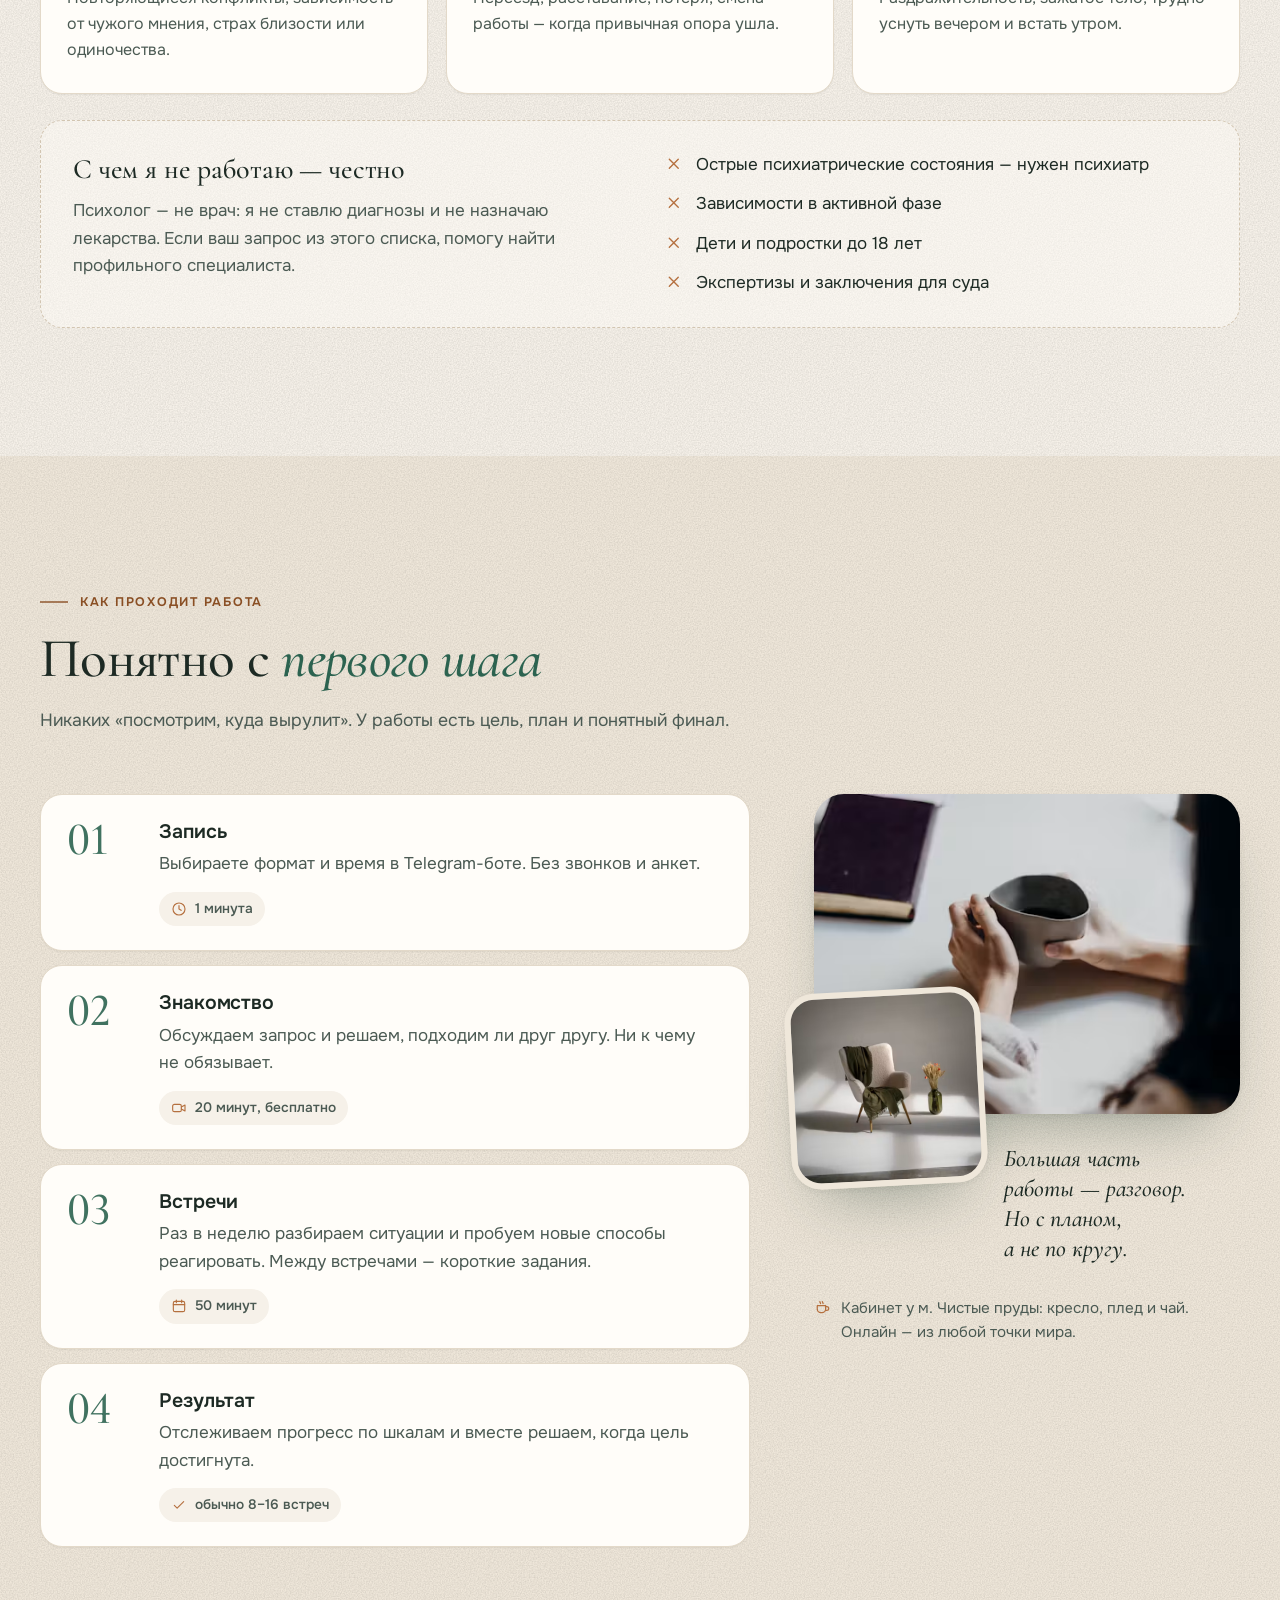
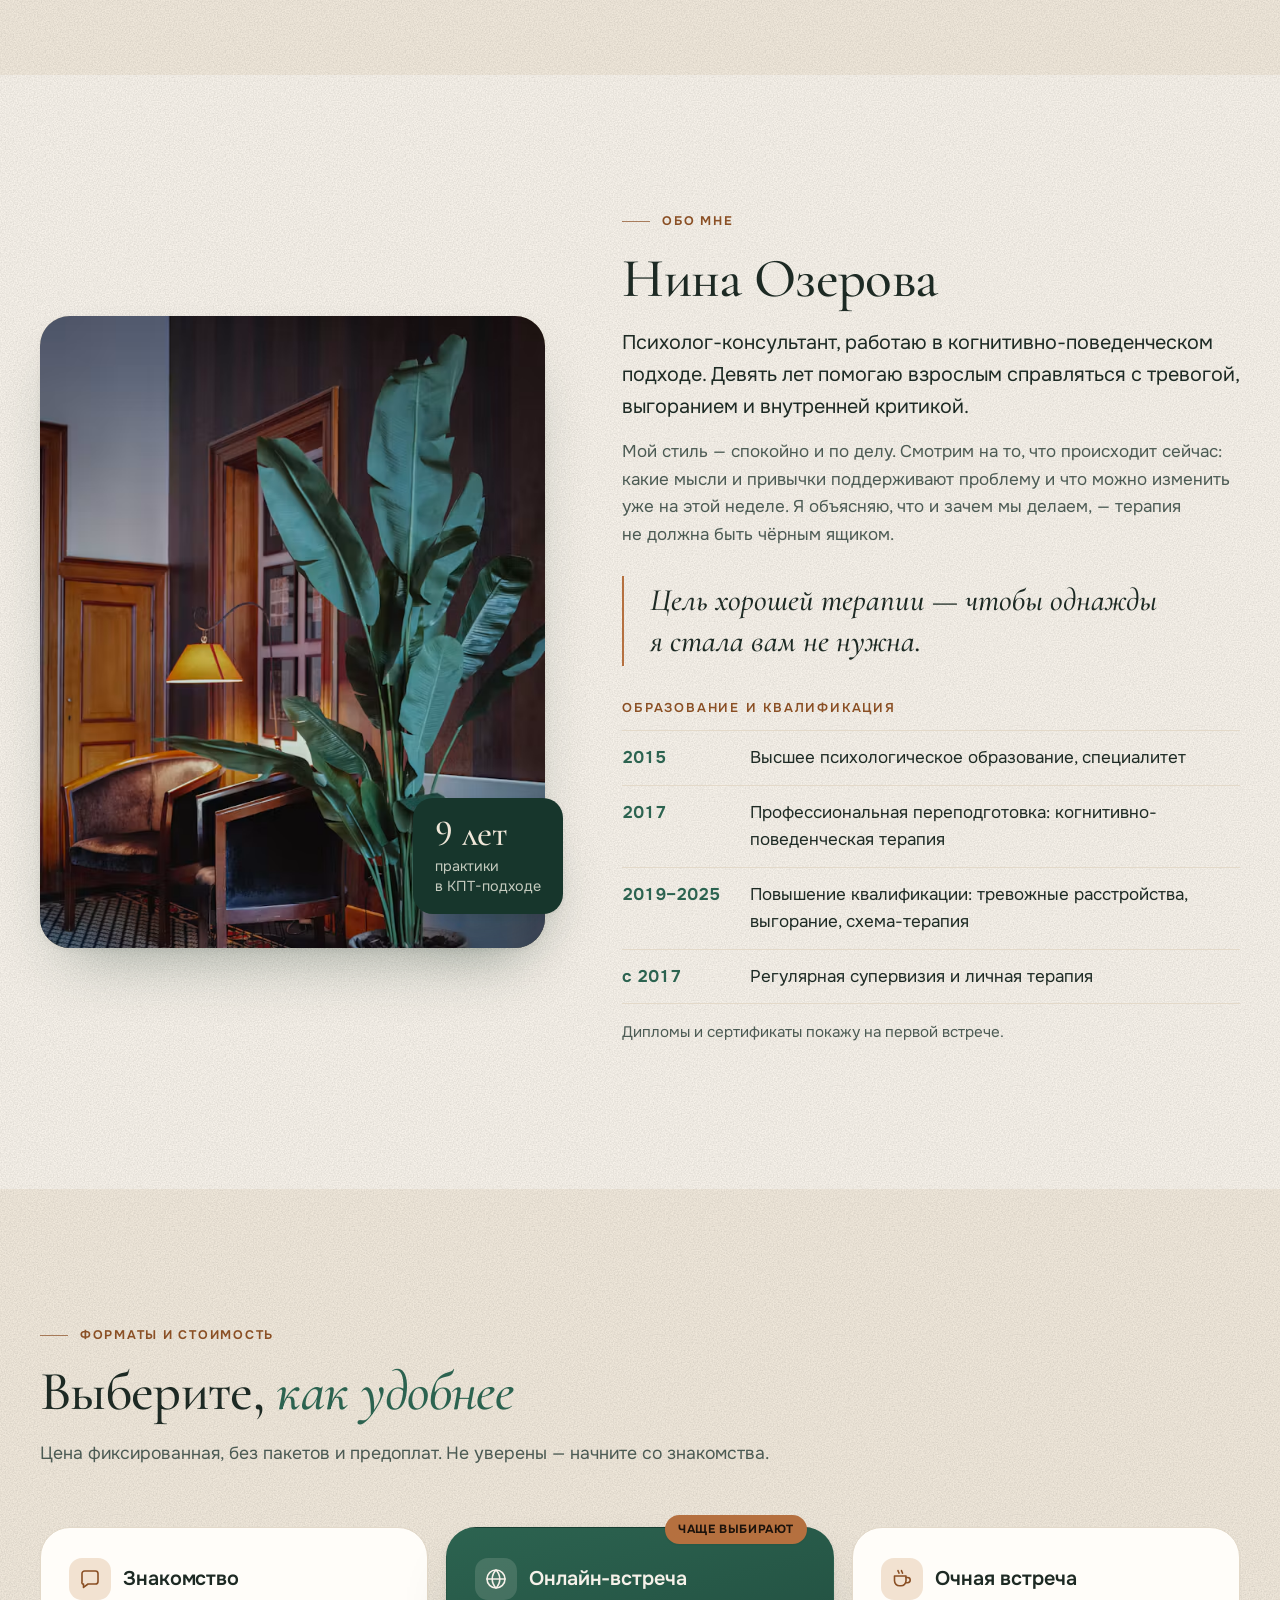
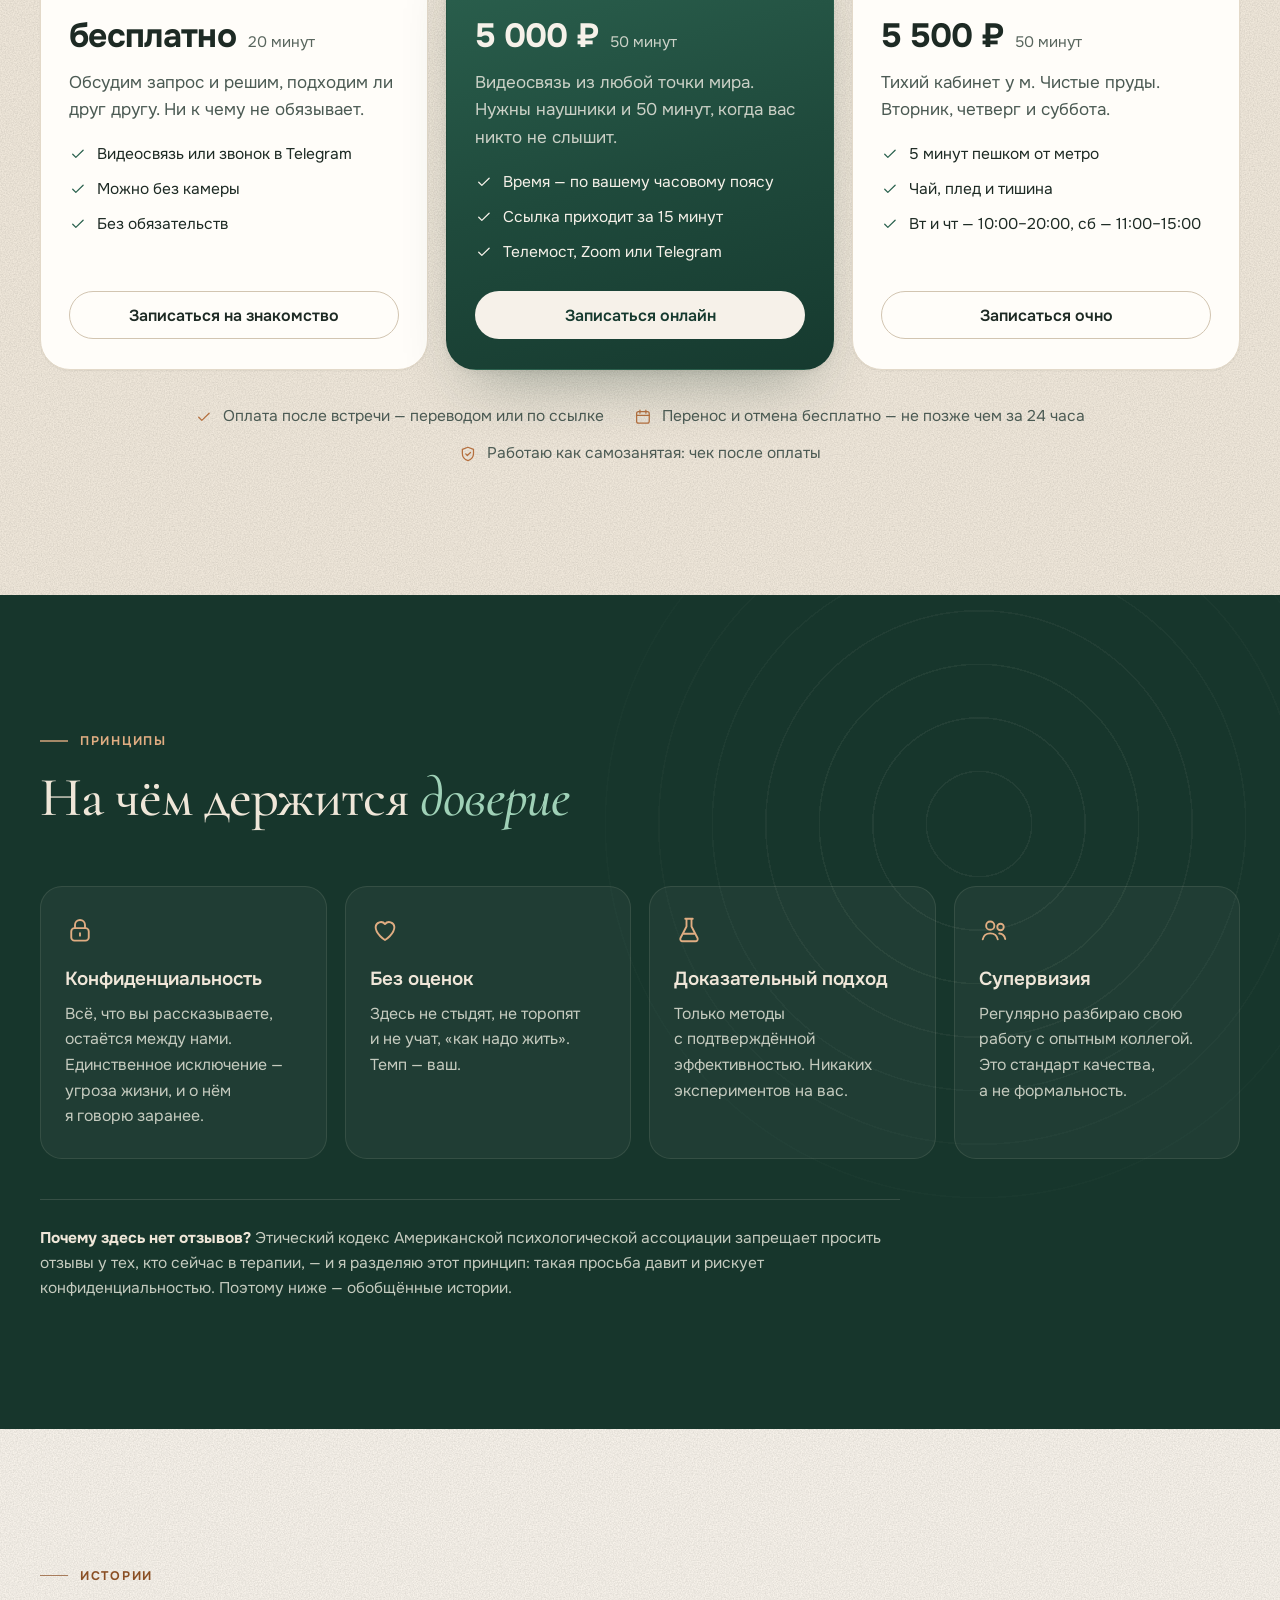
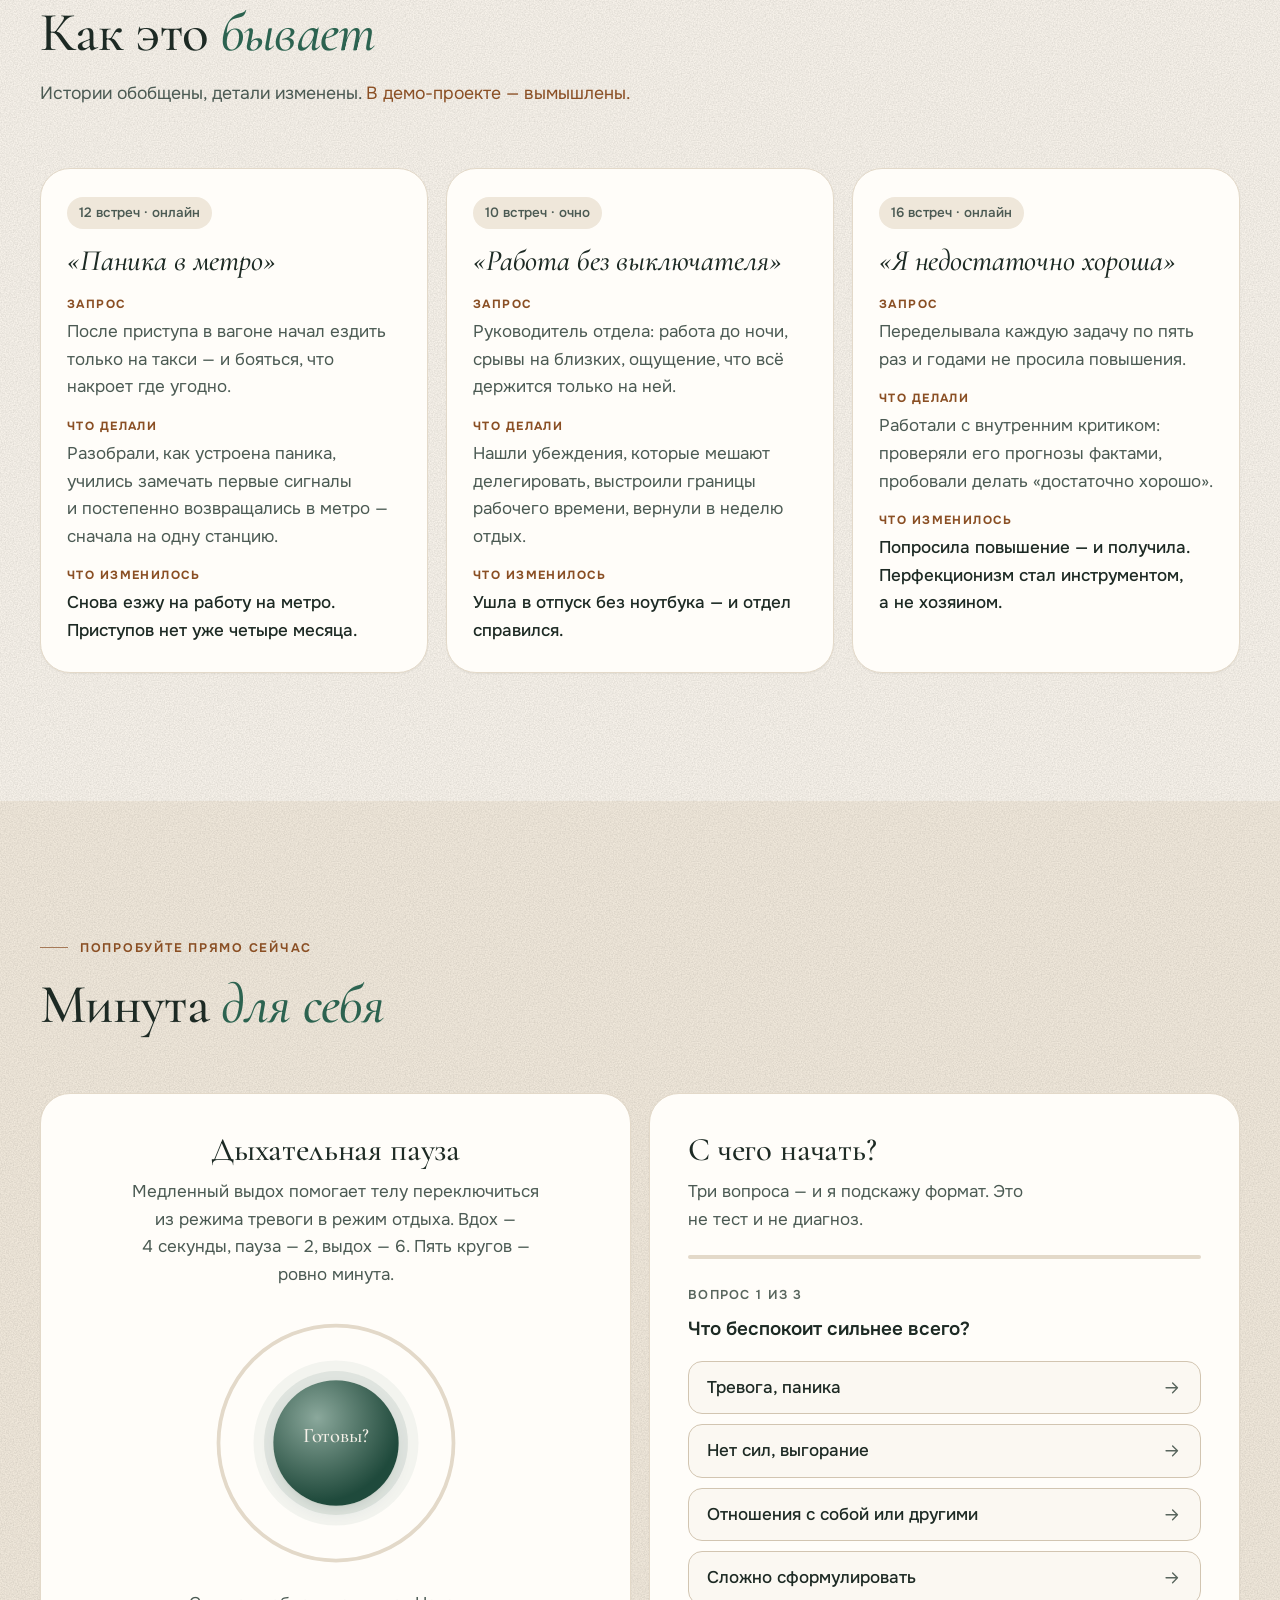
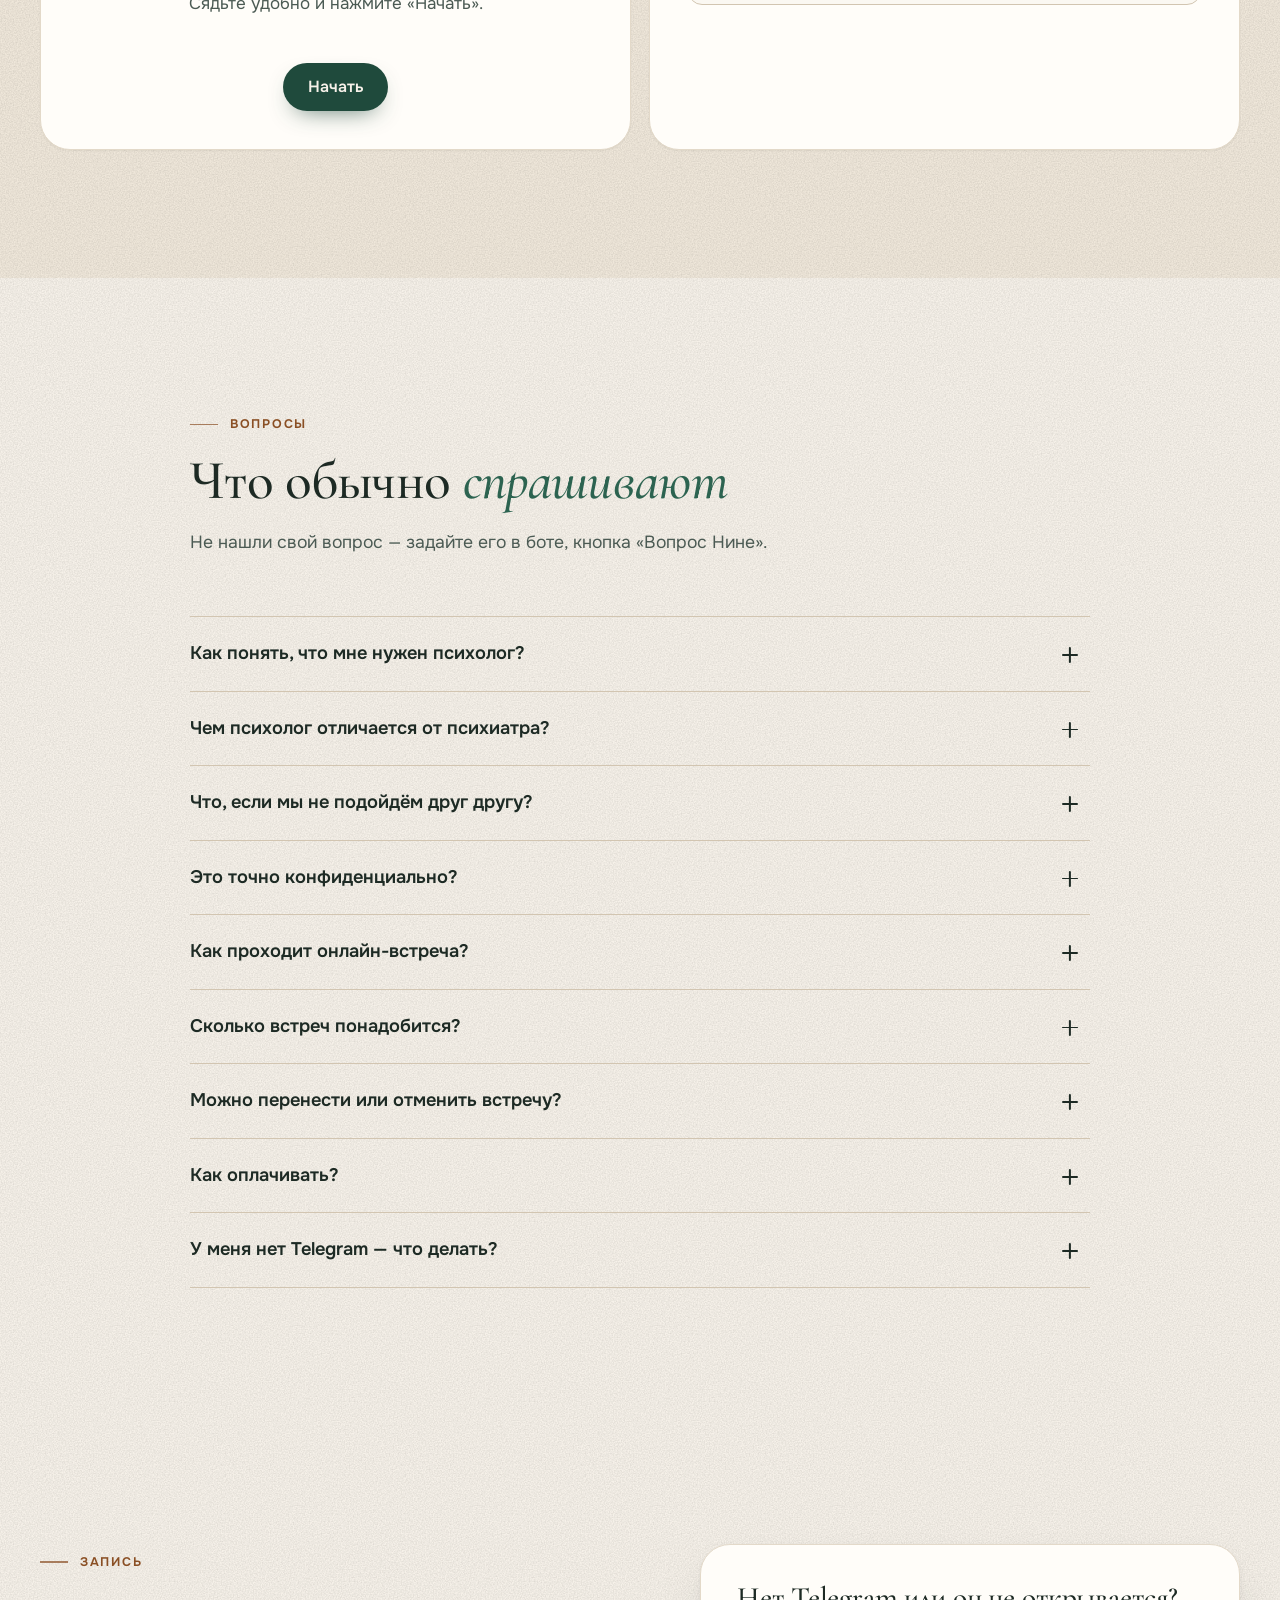
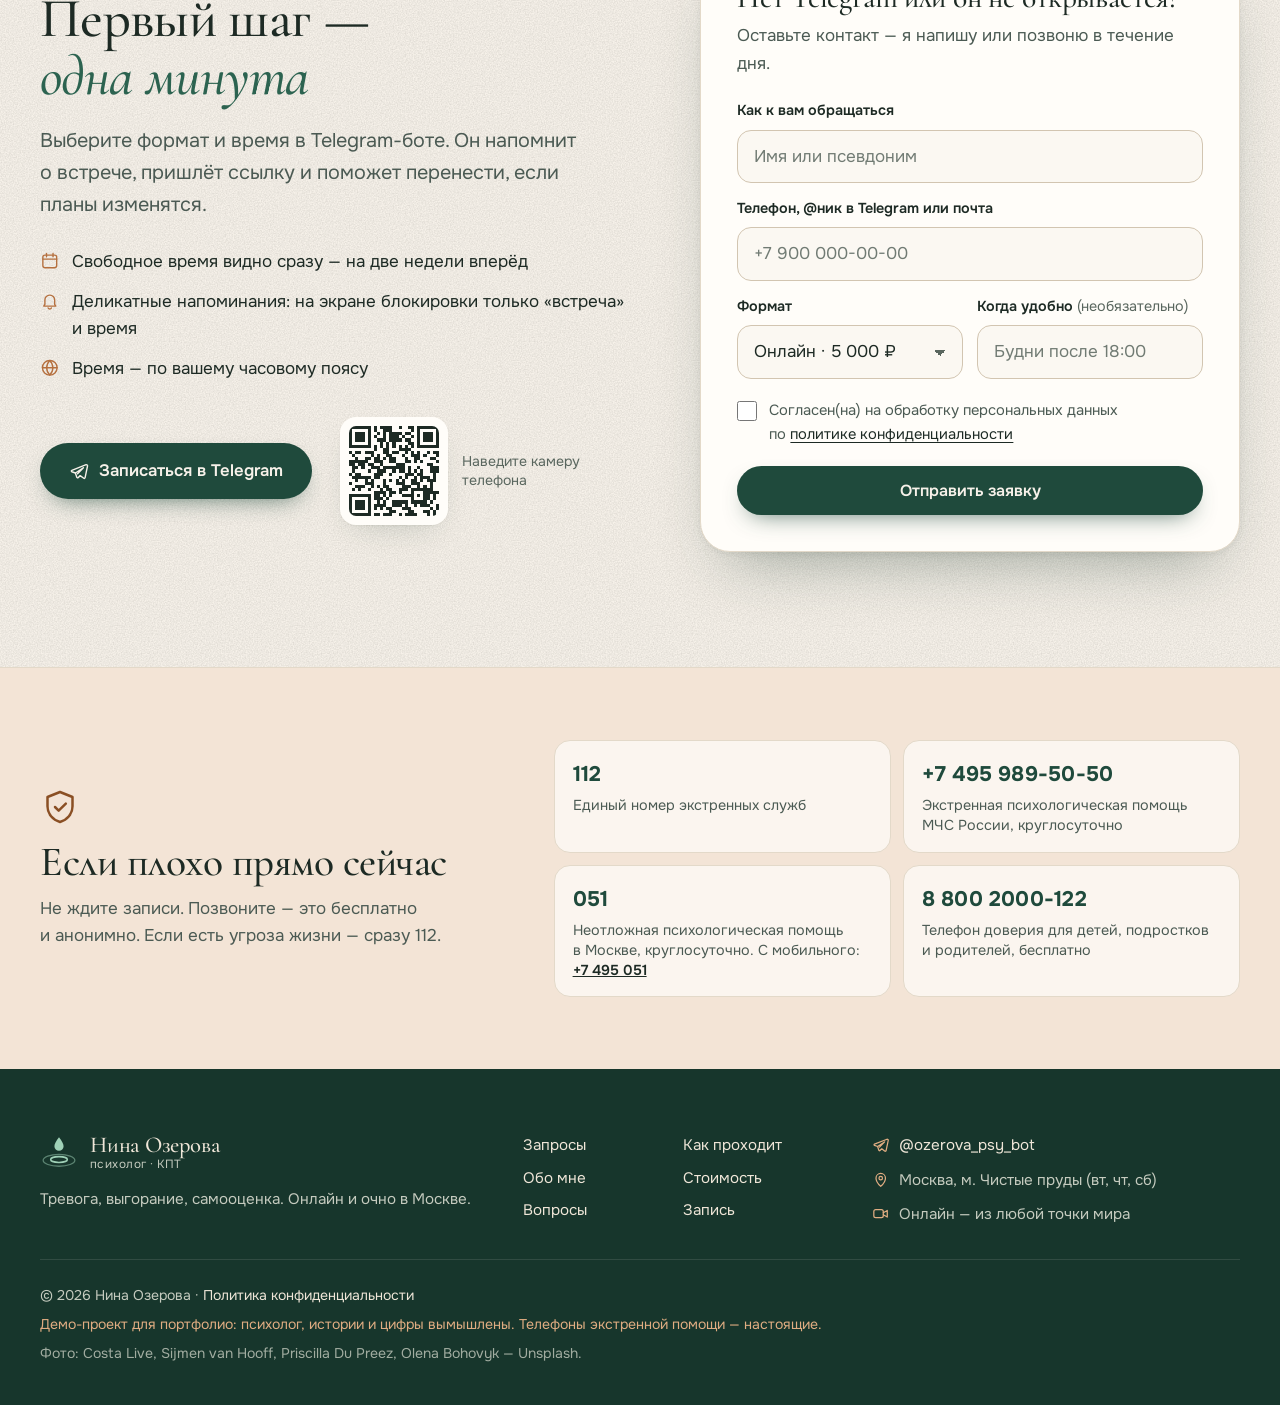
<file: ozerova/index.html>
<!DOCTYPE html>
<html lang="ru">
<head>
<meta charset="utf-8">
<meta name="viewport" content="width=device-width, initial-scale=1, viewport-fit=cover">
<title>Нина Озерова — психолог, КПТ · онлайн и очно в Москве</title>
<meta name="description" content="Помогаю справиться с тревогой, выгоранием и неуверенностью. Когнитивно-поведенческая терапия: понятный план, обычно 8–16 встреч. Бесплатное знакомство, запись в Telegram. Демо-проект.">
<link rel="canonical" href="https://volodya22877.github.io/ozerova/">
<meta name="color-scheme" content="light dark">
<meta name="theme-color" content="#f6f1e9" media="(prefers-color-scheme: light)">
<meta name="theme-color" content="#111a16" media="(prefers-color-scheme: dark)">
<meta property="og:type" content="website">
<meta property="og:locale" content="ru_RU">
<meta property="og:site_name" content="Нина Озерова — психолог">
<meta property="og:title" content="Нина Озерова — психолог, КПТ">
<meta property="og:description" content="Тревога, выгорание, неуверенность — с этим можно работать. Онлайн и очно в Москве, запись в Telegram за минуту. Демо-проект.">
<meta property="og:url" content="https://volodya22877.github.io/ozerova/">
<meta property="og:image" content="https://volodya22877.github.io/ozerova/img/og.jpg">
<meta property="og:image:width" content="1200">
<meta property="og:image:height" content="630">
<meta property="og:image:alt" content="Нина Озерова — психолог, КПТ. Онлайн и очно в Москве">
<meta name="twitter:card" content="summary_large_image">
<link rel="icon" href="img/favicon.svg" type="image/svg+xml">
<link rel="icon" href="img/favicon-32.png" sizes="32x32" type="image/png">
<link rel="apple-touch-icon" href="img/apple-touch-icon.png">
<link rel="manifest" href="manifest.webmanifest">
<link rel="preload" href="fonts/cormorant.woff2" as="font" type="font/woff2" crossorigin>
<link rel="preload" href="fonts/cormorant-italic.woff2" as="font" type="font/woff2" crossorigin>
<link rel="preload" href="fonts/onest.woff2" as="font" type="font/woff2" crossorigin>
<!-- фото первого экрана заранее — только на ПК: на телефоне оно ниже первого экрана и не должно отнимать канал у шрифтов -->
<link rel="preload" as="image" type="image/avif" href="img/nina-640.avif" imagesrcset="img/nina-400.avif 400w, img/nina-640.avif 640w, img/nina-900.avif 900w" imagesizes="420px" media="(min-width: 1024px)" fetchpriority="high">
<link rel="stylesheet" href="css/site.css">
<script>try{var t=localStorage.getItem('theme');if(t==='light'||t==='dark')document.documentElement.dataset.theme=t}catch(e){}document.documentElement.classList.add('js')</script>
<script type="module" src="js/site.js"></script>
</head>
<body>
<svg class="sprite" aria-hidden="true" focusable="false">
  <symbol id="logo" viewBox="0 0 48 48"><path d="M24 5.5c3.9 5 5.8 8.7 5.8 11.2a5.8 5.8 0 0 1-11.6 0c0-2.5 1.9-6.2 5.8-11.2Z" fill="currentColor"/><ellipse cx="24" cy="33.5" rx="10.5" ry="3.7" fill="none" stroke="currentColor" stroke-width="2"/><ellipse cx="24" cy="34.5" rx="20" ry="7.5" fill="none" stroke="currentColor" stroke-width="1.6" opacity=".5"/></symbol>
  <symbol id="i-tg" viewBox="0 0 24 24"><path d="M20.6 4.4 3.4 11.2c-.8.3-.8 1.4 0 1.7l4.3 1.5 1.7 5.3c.2.6 1 .8 1.5.3l2.5-2.4 4.4 3.2c.5.4 1.3.1 1.5-.5l3-14.4c.1-.8-.6-1.4-1.7-1.5Z"/><path d="m7.7 14.4 9.6-6.3-7 7.2"/></symbol>
  <symbol id="i-arrow" viewBox="0 0 24 24"><path d="M5 12h14M13 6l6 6-6 6"/></symbol>
  <symbol id="i-wave" viewBox="0 0 24 24"><path d="M3 7.5c2-2 4-2 6 0s4 2 6 0 4-2 6 0M3 12.5c2-2 4-2 6 0s4 2 6 0 4-2 6 0M3 17.5c2-2 4-2 6 0s4 2 6 0 4-2 6 0"/></symbol>
  <symbol id="i-battery" viewBox="0 0 24 24"><rect x="2.5" y="7" width="16.5" height="10" rx="2.6"/><path d="M21.5 10.5v3M6 10.5v3"/></symbol>
  <symbol id="i-sprout" viewBox="0 0 24 24"><path d="M12 21v-9"/><path d="M12 12c0-4.2 3-6.8 7.3-6.8 0 4.2-3 6.8-7.3 6.8Z"/><path d="M12 14.5c0-3.3-2.5-5.4-5.9-5.4 0 3.3 2.5 5.4 5.9 5.4Z"/></symbol>
  <symbol id="i-link" viewBox="0 0 24 24"><circle cx="9" cy="12" r="5.6"/><circle cx="15" cy="12" r="5.6"/></symbol>
  <symbol id="i-compass" viewBox="0 0 24 24"><circle cx="12" cy="12" r="9"/><path d="m15.6 8.4-2.1 5.1-5.1 2.1 2.1-5.1 5.1-2.1Z"/></symbol>
  <symbol id="i-moon" viewBox="0 0 24 24"><path d="M20 14.6A8.2 8.2 0 1 1 9.4 4a6.6 6.6 0 0 0 10.6 10.6Z"/></symbol>
  <symbol id="i-sun" viewBox="0 0 24 24"><circle cx="12" cy="12" r="4"/><path d="M12 2.5v2M12 19.5v2M5.3 5.3l1.4 1.4M17.3 17.3l1.4 1.4M2.5 12h2M19.5 12h2M5.3 18.7l1.4-1.4M17.3 6.7l1.4-1.4"/></symbol>
  <symbol id="i-lock" viewBox="0 0 24 24"><rect x="5" y="10.5" width="14" height="10" rx="2.6"/><path d="M8 10.5V8a4 4 0 0 1 8 0v2.5M12 14.5v2"/></symbol>
  <symbol id="i-heart" viewBox="0 0 24 24"><path d="M12 20s-7.5-4.6-7.5-10.4A4.2 4.2 0 0 1 12 7.3a4.2 4.2 0 0 1 7.5 2.3C19.5 15.4 12 20 12 20Z"/></symbol>
  <symbol id="i-flask" viewBox="0 0 24 24"><path d="M9 3h6M10 3v6.2L5.2 18.4A1.8 1.8 0 0 0 6.8 21h10.4a1.8 1.8 0 0 0 1.6-2.6L14 9.2V3M7.6 15h8.8"/></symbol>
  <symbol id="i-users" viewBox="0 0 24 24"><circle cx="9" cy="8.5" r="3.3"/><path d="M3 19.5c.6-3.1 2.9-4.8 6-4.8s5.4 1.7 6 4.8"/><circle cx="17.2" cy="9.6" r="2.6"/><path d="M16.2 14.8c2.5.1 4.2 1.7 4.8 4.4"/></symbol>
  <symbol id="i-check" viewBox="0 0 24 24"><path d="m5 12.5 4.2 4.2L19 7"/></symbol>
  <symbol id="i-x" viewBox="0 0 24 24"><path d="M6.5 6.5l11 11M17.5 6.5l-11 11"/></symbol>
  <symbol id="i-clock" viewBox="0 0 24 24"><circle cx="12" cy="12" r="9"/><path d="M12 7v5l3.2 2"/></symbol>
  <symbol id="i-video" viewBox="0 0 24 24"><rect x="2.5" y="6.5" width="13" height="11" rx="2.6"/><path d="m15.5 10.6 5.5-3.1v9l-5.5-3.1"/></symbol>
  <symbol id="i-pin" viewBox="0 0 24 24"><path d="M12 21s-6.5-5.7-6.5-11.1a6.5 6.5 0 0 1 13 0C18.5 15.3 12 21 12 21Z"/><circle cx="12" cy="9.9" r="2.4"/></symbol>
  <symbol id="i-phone" viewBox="0 0 24 24"><path d="M6.7 3.5h2.5l1.5 4-2 1.3a11 11 0 0 0 6.5 6.5l1.3-2 4 1.5v2.5a2 2 0 0 1-2.2 2A16.6 16.6 0 0 1 4.7 5.7a2 2 0 0 1 2-2.2Z"/></symbol>
  <symbol id="i-calendar" viewBox="0 0 24 24"><rect x="3.5" y="5" width="17" height="15.5" rx="2.6"/><path d="M3.5 10h17M8 3v4M16 3v4"/></symbol>
  <symbol id="i-bell" viewBox="0 0 24 24"><path d="M6 16.5V11a6 6 0 0 1 12 0v5.5l1.5 2h-15Z"/><path d="M10 20.8a2.2 2.2 0 0 0 4 0"/></symbol>
  <symbol id="i-cup" viewBox="0 0 24 24"><path d="M4.5 9h11.5v4.8a5 5 0 0 1-5 5h-1.5a5 5 0 0 1-5-5Z"/><path d="M16 10.5h1.6a2.6 2.6 0 0 1 0 5.2H16M8 3.5c0 1.3 1 1.5 1 2.8M11.5 3.5c0 1.3 1 1.5 1 2.8"/></symbol>
  <symbol id="i-globe" viewBox="0 0 24 24"><circle cx="12" cy="12" r="9"/><path d="M3 12h18M12 3c2.5 2.6 3.8 5.6 3.8 9s-1.3 6.4-3.8 9c-2.5-2.6-3.8-5.6-3.8-9S9.5 5.6 12 3Z"/></symbol>
  <symbol id="i-chat" viewBox="0 0 24 24"><path d="M4 6.6A2.6 2.6 0 0 1 6.6 4h10.8A2.6 2.6 0 0 1 20 6.6v7.8a2.6 2.6 0 0 1-2.6 2.6H10l-4.5 3.4V17h-1A2.6 2.6 0 0 1 4 14.4Z"/></symbol>
  <symbol id="i-shield" viewBox="0 0 24 24"><path d="M12 3 4.5 6v5.6c0 4.6 3.2 8.2 7.5 9.4 4.3-1.2 7.5-4.8 7.5-9.4V6Z"/><path d="m9 12 2.2 2.2L15.5 10"/></symbol>
</svg>

<a class="skip" href="#main">Перейти к содержанию</a>

<aside class="demo-bar" id="demoBar" aria-label="О проекте">
  <p><span class="demo-tag">Демо</span> <span class="db-long">Проект для портфолио: психолог</span><span class="db-short">Психолог</span> вымышленный, запись ненастоящая. <a href="#help">Нужна помощь прямо сейчас?</a></p>
</aside>

<header class="top" id="top">
  <div class="wrap top-in">
    <a class="logo" href="#main">
      <svg class="logo-mark" aria-hidden="true"><use href="#logo"/></svg>
      <span class="logo-text"><b>Нина Озерова</b><small>психолог · КПТ</small></span>
    </a>
    <nav class="nav" id="nav" aria-label="Разделы сайта">
      <a href="#requests">Запросы</a>
      <a href="#process">Как проходит</a>
      <a href="#about">Обо мне</a>
      <a href="#prices">Стоимость</a>
      <a href="#faq">Вопросы</a>
      <a class="nav-book" href="#book">Запись</a>
    </nav>
    <div class="top-actions">
      <button class="theme" id="theme" type="button" aria-label="Тёмная тема" aria-pressed="false">
        <svg class="ic ic-moon" aria-hidden="true"><use href="#i-moon"/></svg>
        <svg class="ic ic-sun" aria-hidden="true"><use href="#i-sun"/></svg>
      </button>
      <a class="btn btn-primary btn-sm top-cta" data-start="book" href="https://t.me/ozerova_psy_bot?start=book">Записаться</a>
      <button class="burger" id="burger" type="button" aria-expanded="false" aria-controls="nav" aria-label="Открыть меню"><span></span></button>
    </div>
  </div>
</header>

<main id="main">

<section class="hero" aria-labelledby="heroTitle">
  <div class="hero-light" aria-hidden="true"></div>
  <div class="wrap hero-in">
    <div class="hero-copy">
      <p class="eyebrow">Психолог · когнитивно-поведенческая терапия</p>
      <h1 id="heroTitle">Тревога, выгорание, неуверенность&nbsp;— <em>с&nbsp;этим можно работать</em></h1>
      <p class="lead">Разбираемся, что запускает тяжёлое состояние, и&nbsp;шаг за&nbsp;шагом учимся с&nbsp;ним справляться. Понятный план, задания между встречами и&nbsp;заметный результат&nbsp;— обычно за&nbsp;8–16&nbsp;встреч.</p>
      <div class="hero-cta">
        <a class="btn btn-primary btn-lg" data-start="book" href="https://t.me/ozerova_psy_bot?start=book">
          <svg class="ic" aria-hidden="true"><use href="#i-tg"/></svg>Записаться в&nbsp;Telegram
        </a>
        <a class="btn btn-ghost btn-lg" data-start="intro" href="https://t.me/ozerova_psy_bot?start=intro">Знакомство&nbsp;— 20&nbsp;минут бесплатно</a>
      </div>
      <ul class="facts">
        <li><b>9 лет</b><span>частной практики</span></li>
        <li><b>1&nbsp;800+</b><span>проведённых встреч</span></li>
        <li><b>Онлайн</b><span>и&nbsp;очно в&nbsp;Москве</span></li>
      </ul>
    </div>
    <div class="hero-visual">
      <div class="arch-back" aria-hidden="true"></div>
      <div class="arch">
        <picture>
          <source type="image/avif" srcset="img/nina-400.avif 400w, img/nina-640.avif 640w, img/nina-900.avif 900w" sizes="(min-width: 1024px) 420px, (min-width: 640px) 400px, 82vw">
          <img src="img/nina-640.webp" srcset="img/nina-400.webp 400w, img/nina-640.webp 640w, img/nina-900.webp 900w" sizes="(min-width: 1024px) 420px, (min-width: 640px) 400px, 82vw" width="640" height="800" alt="Светлое кресло с мягким пледом и комнатное растение — кабинет психолога" decoding="async">
        </picture>
      </div>
      <a class="chip chip-slot" id="nearest" data-start="book" href="https://t.me/ozerova_psy_bot?start=book">
        <span class="pulse" aria-hidden="true"></span>
        <span class="chip-text"><small>Ближайшее окно</small><b id="nearestText">смотрите в&nbsp;боте</b></span>
        <svg class="ic" aria-hidden="true"><use href="#i-arrow"/></svg>
      </a>
      <p class="chip chip-note"><svg class="ic" aria-hidden="true"><use href="#i-flask"/></svg><span>КПТ&nbsp;— один из&nbsp;самых изученных методов психотерапии</span></p>
    </div>
  </div>
</section>

<section class="sec" id="requests" aria-labelledby="requestsTitle">
  <div class="wrap">
    <header class="sec-head reveal">
      <p class="eyebrow">С чем приходят</p>
      <h2 id="requestsTitle">Когда внутри становится <em>слишком</em></h2>
      <p class="sec-lead">Шесть самых частых запросов. Узнали себя хотя&nbsp;бы в&nbsp;одном&nbsp;— значит, есть с&nbsp;чем работать.</p>
    </header>
    <ul class="req-grid">
      <li class="card req reveal"><svg class="req-ic" aria-hidden="true"><use href="#i-wave"/></svg><h3>Тревога и&nbsp;паника</h3><p>Постоянное «а&nbsp;вдруг», напряжение в&nbsp;теле, приступы паники, бессонница от&nbsp;мыслей.</p></li>
      <li class="card req reveal"><svg class="req-ic" aria-hidden="true"><use href="#i-battery"/></svg><h3>Выгорание</h3><p>Нет сил и&nbsp;смысла, работа не&nbsp;радует, а&nbsp;отдых больше не&nbsp;восстанавливает.</p></li>
      <li class="card req reveal"><svg class="req-ic" aria-hidden="true"><use href="#i-sprout"/></svg><h3>Самооценка</h3><p>Внутренний критик, синдром самозванца, трудно сказать «нет» и&nbsp;попросить своё.</p></li>
      <li class="card req reveal"><svg class="req-ic" aria-hidden="true"><use href="#i-link"/></svg><h3>Отношения</h3><p>Повторяющиеся конфликты, зависимость от&nbsp;чужого мнения, страх близости или одиночества.</p></li>
      <li class="card req reveal"><svg class="req-ic" aria-hidden="true"><use href="#i-compass"/></svg><h3>Перемены и&nbsp;кризисы</h3><p>Переезд, расставание, потеря, смена работы&nbsp;— когда привычная опора ушла.</p></li>
      <li class="card req reveal"><svg class="req-ic" aria-hidden="true"><use href="#i-moon"/></svg><h3>Стресс и&nbsp;сон</h3><p>Раздражительность, зажатое тело, трудно уснуть вечером и&nbsp;встать утром.</p></li>
    </ul>
    <div class="not-mine reveal" id="notMine">
      <div class="not-mine-text">
        <h3>С чем я&nbsp;не&nbsp;работаю&nbsp;— честно</h3>
        <p>Психолог&nbsp;— не&nbsp;врач: я&nbsp;не&nbsp;ставлю диагнозы и&nbsp;не&nbsp;назначаю лекарства. Если ваш запрос из&nbsp;этого списка, помогу найти профильного специалиста.</p>
      </div>
      <ul class="not-mine-list">
        <li><svg class="ic" aria-hidden="true"><use href="#i-x"/></svg>Острые психиатрические состояния&nbsp;— нужен психиатр</li>
        <li><svg class="ic" aria-hidden="true"><use href="#i-x"/></svg>Зависимости в&nbsp;активной фазе</li>
        <li><svg class="ic" aria-hidden="true"><use href="#i-x"/></svg>Дети и&nbsp;подростки до&nbsp;18&nbsp;лет</li>
        <li><svg class="ic" aria-hidden="true"><use href="#i-x"/></svg>Экспертизы и&nbsp;заключения для суда</li>
      </ul>
    </div>
  </div>
</section>

<section class="sec sec-tint" id="process" aria-labelledby="processTitle">
  <div class="wrap">
    <header class="sec-head reveal">
      <p class="eyebrow">Как проходит работа</p>
      <h2 id="processTitle">Понятно с&nbsp;<em>первого шага</em></h2>
      <p class="sec-lead">Никаких «посмотрим, куда вырулит». У&nbsp;работы есть цель, план и&nbsp;понятный финал.</p>
    </header>
    <div class="process">
      <ol class="steps">
        <li class="step reveal"><span class="step-num">01</span><div><h3>Запись</h3><p>Выбираете формат и&nbsp;время в&nbsp;Telegram-боте. Без звонков и&nbsp;анкет.</p><span class="step-meta"><svg class="ic" aria-hidden="true"><use href="#i-clock"/></svg>1&nbsp;минута</span></div></li>
        <li class="step reveal"><span class="step-num">02</span><div><h3>Знакомство</h3><p>Обсуждаем запрос и&nbsp;решаем, подходим&nbsp;ли друг другу. Ни&nbsp;к&nbsp;чему не&nbsp;обязывает.</p><span class="step-meta"><svg class="ic" aria-hidden="true"><use href="#i-video"/></svg>20&nbsp;минут, бесплатно</span></div></li>
        <li class="step reveal"><span class="step-num">03</span><div><h3>Встречи</h3><p>Раз в&nbsp;неделю разбираем ситуации и&nbsp;пробуем новые способы реагировать. Между встречами&nbsp;— короткие задания.</p><span class="step-meta"><svg class="ic" aria-hidden="true"><use href="#i-calendar"/></svg>50&nbsp;минут</span></div></li>
        <li class="step reveal"><span class="step-num">04</span><div><h3>Результат</h3><p>Отслеживаем прогресс по&nbsp;шкалам и&nbsp;вместе решаем, когда цель достигнута.</p><span class="step-meta"><svg class="ic" aria-hidden="true"><use href="#i-check"/></svg>обычно 8–16 встреч</span></div></li>
      </ol>
      <div class="process-aside reveal">
      <figure class="process-photo">
        <div class="collage">
          <picture class="collage-main">
            <source type="image/avif" srcset="img/session-480.avif 480w, img/session-800.avif 800w" sizes="(min-width: 1024px) 420px, 92vw">
            <img src="img/session-800.webp" srcset="img/session-480.webp 480w, img/session-800.webp 800w" sizes="(min-width: 1024px) 420px, 92vw" width="800" height="600" alt="Руки с чашкой чая на столе рядом с блокнотом" loading="lazy" decoding="async">
          </picture>
          <picture class="collage-sub">
            <source type="image/avif" srcset="img/office-480.avif 480w" sizes="(min-width: 1024px) 200px, 44vw">
            <img src="img/office-480.webp" width="480" height="480" alt="Кресло с зелёным пледом в светлом кабинете" loading="lazy" decoding="async">
          </picture>
        </div>
        <figcaption>Большая часть работы&nbsp;— разговор. Но&nbsp;с&nbsp;планом, а&nbsp;не&nbsp;по&nbsp;кругу.</figcaption>
      </figure>
      <p class="collage-note"><svg class="ic" aria-hidden="true"><use href="#i-cup"/></svg>Кабинет у&nbsp;м.&nbsp;Чистые пруды: кресло, плед и&nbsp;чай. Онлайн&nbsp;— из&nbsp;любой точки мира.</p>
      </div>
    </div>
  </div>
</section>

<section class="sec" id="about" aria-labelledby="aboutTitle">
  <div class="wrap about">
    <figure class="about-photo reveal">
      <picture>
        <source type="image/avif" srcset="img/nina-listen-400.avif 400w, img/nina-listen-640.avif 640w, img/nina-listen-900.avif 900w" sizes="(min-width: 1024px) 460px, 92vw">
        <img src="img/nina-listen-640.webp" srcset="img/nina-listen-400.webp 400w, img/nina-listen-640.webp 640w, img/nina-listen-900.webp 900w" sizes="(min-width: 1024px) 460px, 92vw" width="640" height="800" alt="Уютный кабинет: кресла, тёплый свет лампы и большое растение" loading="lazy" decoding="async">
      </picture>
      <figcaption class="about-badge"><b>9 лет</b> практики<br>в&nbsp;КПТ-подходе</figcaption>
    </figure>
    <div class="about-copy">
      <header class="reveal">
        <p class="eyebrow">Обо мне</p>
        <h2 id="aboutTitle">Нина Озерова</h2>
      </header>
      <p class="lead reveal">Психолог-консультант, работаю в&nbsp;когнитивно-поведенческом подходе. Девять лет помогаю взрослым справляться с&nbsp;тревогой, выгоранием и&nbsp;внутренней критикой.</p>
      <p class="reveal">Мой стиль&nbsp;— спокойно и&nbsp;по&nbsp;делу. Смотрим на&nbsp;то, что происходит сейчас: какие мысли и&nbsp;привычки поддерживают проблему и&nbsp;что можно изменить уже на&nbsp;этой неделе. Я&nbsp;объясняю, что и&nbsp;зачем мы&nbsp;делаем,&nbsp;— терапия не&nbsp;должна быть чёрным ящиком.</p>
      <blockquote class="quote reveal"><p>Цель хорошей терапии&nbsp;— чтобы однажды я&nbsp;стала вам не&nbsp;нужна.</p></blockquote>
      <h3 class="reveal">Образование и&nbsp;квалификация</h3>
      <ul class="timeline reveal">
        <li><span>2015</span>Высшее психологическое образование, специалитет</li>
        <li><span>2017</span>Профессиональная переподготовка: когнитивно-поведенческая терапия</li>
        <li><span>2019–2025</span>Повышение квалификации: тревожные расстройства, выгорание, схема-терапия</li>
        <li><span>с 2017</span>Регулярная супервизия и&nbsp;личная терапия</li>
      </ul>
      <p class="muted reveal">Дипломы и&nbsp;сертификаты покажу на&nbsp;первой встрече.</p>
    </div>
  </div>
</section>

<section class="sec sec-tint" id="prices" aria-labelledby="pricesTitle">
  <div class="wrap">
    <header class="sec-head reveal">
      <p class="eyebrow">Форматы и стоимость</p>
      <h2 id="pricesTitle">Выберите, <em>как удобнее</em></h2>
      <p class="sec-lead">Цена фиксированная, без пакетов и&nbsp;предоплат. Не&nbsp;уверены&nbsp;— начните со&nbsp;знакомства.</p>
    </header>
    <div class="prices">
      <article class="price reveal" data-kind="intro">
        <div class="price-top"><svg class="price-ic" aria-hidden="true"><use href="#i-chat"/></svg><h3>Знакомство</h3></div>
        <p class="price-sum"><b class="price-value">бесплатно</b><span class="price-dur">20 минут</span></p>
        <p class="price-about">Обсудим запрос и&nbsp;решим, подходим&nbsp;ли друг другу. Ни&nbsp;к&nbsp;чему не&nbsp;обязывает.</p>
        <ul class="price-list">
          <li><svg class="ic" aria-hidden="true"><use href="#i-check"/></svg>Видеосвязь или звонок в&nbsp;Telegram</li>
          <li><svg class="ic" aria-hidden="true"><use href="#i-check"/></svg>Можно без камеры</li>
          <li><svg class="ic" aria-hidden="true"><use href="#i-check"/></svg>Без обязательств</li>
        </ul>
        <a class="btn btn-ghost" data-start="intro" href="https://t.me/ozerova_psy_bot?start=intro">Записаться на&nbsp;знакомство</a>
      </article>
      <article class="price price-main reveal" data-kind="online">
        <span class="price-badge">Чаще выбирают</span>
        <div class="price-top"><svg class="price-ic" aria-hidden="true"><use href="#i-globe"/></svg><h3>Онлайн-встреча</h3></div>
        <p class="price-sum"><b class="price-value">5&nbsp;000&nbsp;₽</b><span class="price-dur">50 минут</span></p>
        <p class="price-about">Видеосвязь из&nbsp;любой точки мира. Нужны наушники и&nbsp;50&nbsp;минут, когда вас никто не&nbsp;слышит.</p>
        <ul class="price-list">
          <li><svg class="ic" aria-hidden="true"><use href="#i-check"/></svg>Время&nbsp;— по&nbsp;вашему часовому поясу</li>
          <li><svg class="ic" aria-hidden="true"><use href="#i-check"/></svg>Ссылка приходит за&nbsp;15&nbsp;минут</li>
          <li><svg class="ic" aria-hidden="true"><use href="#i-check"/></svg>Телемост, Zoom или Telegram</li>
        </ul>
        <a class="btn btn-primary" data-start="online" href="https://t.me/ozerova_psy_bot?start=online">Записаться онлайн</a>
      </article>
      <article class="price reveal" data-kind="offline">
        <div class="price-top"><svg class="price-ic" aria-hidden="true"><use href="#i-cup"/></svg><h3>Очная встреча</h3></div>
        <p class="price-sum"><b class="price-value">5&nbsp;500&nbsp;₽</b><span class="price-dur">50 минут</span></p>
        <p class="price-about">Тихий кабинет у&nbsp;м.&nbsp;Чистые пруды. Вторник, четверг и&nbsp;суббота.</p>
        <ul class="price-list">
          <li><svg class="ic" aria-hidden="true"><use href="#i-check"/></svg>5&nbsp;минут пешком от&nbsp;метро</li>
          <li><svg class="ic" aria-hidden="true"><use href="#i-check"/></svg>Чай, плед и&nbsp;тишина</li>
          <li><svg class="ic" aria-hidden="true"><use href="#i-check"/></svg>Вт и&nbsp;чт&nbsp;— 10:00–20:00, сб&nbsp;— 11:00–15:00</li>
        </ul>
        <a class="btn btn-ghost" data-start="offline" href="https://t.me/ozerova_psy_bot?start=offline">Записаться очно</a>
      </article>
    </div>
    <ul class="terms reveal">
      <li><svg class="ic" aria-hidden="true"><use href="#i-check"/></svg>Оплата после встречи&nbsp;— переводом или по&nbsp;ссылке</li>
      <li><svg class="ic" aria-hidden="true"><use href="#i-calendar"/></svg>Перенос и&nbsp;отмена бесплатно&nbsp;— не&nbsp;позже чем за&nbsp;24&nbsp;часа</li>
      <li><svg class="ic" aria-hidden="true"><use href="#i-shield"/></svg>Работаю как самозанятая: чек после оплаты</li>
    </ul>
  </div>
</section>

<section class="sec sec-deep" id="principles" aria-labelledby="principlesTitle">
  <div class="ripples" aria-hidden="true"></div>
  <div class="wrap">
    <header class="sec-head reveal">
      <p class="eyebrow">Принципы</p>
      <h2 id="principlesTitle">На&nbsp;чём держится <em>доверие</em></h2>
    </header>
    <ul class="principles">
      <li class="principle reveal"><svg class="ic" aria-hidden="true"><use href="#i-lock"/></svg><h3>Конфиденциальность</h3><p>Всё, что вы&nbsp;рассказываете, остаётся между нами. Единственное исключение&nbsp;— угроза жизни, и&nbsp;о&nbsp;нём я&nbsp;говорю заранее.</p></li>
      <li class="principle reveal"><svg class="ic" aria-hidden="true"><use href="#i-heart"/></svg><h3>Без оценок</h3><p>Здесь не&nbsp;стыдят, не&nbsp;торопят и&nbsp;не&nbsp;учат, «как надо жить». Темп&nbsp;— ваш.</p></li>
      <li class="principle reveal"><svg class="ic" aria-hidden="true"><use href="#i-flask"/></svg><h3>Доказательный подход</h3><p>Только методы с&nbsp;подтверждённой эффективностью. Никаких экспериментов на&nbsp;вас.</p></li>
      <li class="principle reveal"><svg class="ic" aria-hidden="true"><use href="#i-users"/></svg><h3>Супервизия</h3><p>Регулярно разбираю свою работу с&nbsp;опытным коллегой. Это стандарт качества, а&nbsp;не&nbsp;формальность.</p></li>
    </ul>
    <p class="why-no-reviews reveal"><b>Почему здесь нет отзывов?</b> Этический кодекс Американской психологической ассоциации запрещает просить отзывы у&nbsp;тех, кто сейчас в&nbsp;терапии,&nbsp;— и&nbsp;я&nbsp;разделяю этот принцип: такая просьба давит и&nbsp;рискует конфиденциальностью. Поэтому ниже&nbsp;— обобщённые истории.</p>
  </div>
</section>

<section class="sec" id="stories" aria-labelledby="storiesTitle">
  <div class="wrap">
    <header class="sec-head reveal">
      <p class="eyebrow">Истории</p>
      <h2 id="storiesTitle">Как это <em>бывает</em></h2>
      <p class="sec-lead">Истории обобщены, детали изменены. <span class="demo-inline">В&nbsp;демо-проекте&nbsp;— вымышлены.</span></p>
    </header>
    <div class="stories">
      <article class="story reveal">
        <p class="story-meta">12 встреч · онлайн</p>
        <h3>«Паника в&nbsp;метро»</h3>
        <dl>
          <dt>Запрос</dt><dd>После приступа в&nbsp;вагоне начал ездить только на&nbsp;такси&nbsp;— и&nbsp;бояться, что накроет где угодно.</dd>
          <dt>Что делали</dt><dd>Разобрали, как устроена паника, учились замечать первые сигналы и&nbsp;постепенно возвращались в&nbsp;метро&nbsp;— сначала на&nbsp;одну станцию.</dd>
          <dt>Что изменилось</dt><dd>Снова езжу на&nbsp;работу на&nbsp;метро. Приступов нет уже четыре месяца.</dd>
        </dl>
      </article>
      <article class="story reveal">
        <p class="story-meta">10 встреч · очно</p>
        <h3>«Работа без выключателя»</h3>
        <dl>
          <dt>Запрос</dt><dd>Руководитель отдела: работа до&nbsp;ночи, срывы на&nbsp;близких, ощущение, что всё держится только на&nbsp;ней.</dd>
          <dt>Что делали</dt><dd>Нашли убеждения, которые мешают делегировать, выстроили границы рабочего времени, вернули в&nbsp;неделю отдых.</dd>
          <dt>Что изменилось</dt><dd>Ушла в&nbsp;отпуск без ноутбука&nbsp;— и&nbsp;отдел справился.</dd>
        </dl>
      </article>
      <article class="story reveal">
        <p class="story-meta">16 встреч · онлайн</p>
        <h3>«Я&nbsp;недостаточно хороша»</h3>
        <dl>
          <dt>Запрос</dt><dd>Переделывала каждую задачу по&nbsp;пять раз и&nbsp;годами не&nbsp;просила повышения.</dd>
          <dt>Что делали</dt><dd>Работали с&nbsp;внутренним критиком: проверяли его прогнозы фактами, пробовали делать «достаточно хорошо».</dd>
          <dt>Что изменилось</dt><dd>Попросила повышение&nbsp;— и&nbsp;получила. Перфекционизм стал инструментом, а&nbsp;не&nbsp;хозяином.</dd>
        </dl>
      </article>
    </div>
  </div>
</section>

<section class="sec sec-tint" id="try" aria-labelledby="tryTitle">
  <div class="wrap">
    <header class="sec-head reveal">
      <p class="eyebrow">Попробуйте прямо сейчас</p>
      <h2 id="tryTitle">Минута <em>для себя</em></h2>
    </header>
    <div class="try">
      <article class="card breath reveal" id="breath" aria-labelledby="breathTitle">
        <h3 id="breathTitle">Дыхательная пауза</h3>
        <p>Медленный выдох помогает телу переключиться из&nbsp;режима тревоги в&nbsp;режим отдыха. Вдох&nbsp;— 4&nbsp;секунды, пауза&nbsp;— 2, выдох&nbsp;— 6. Пять кругов&nbsp;— ровно минута.</p>
        <div class="breath-stage">
          <svg class="breath-ring" viewBox="0 0 200 200" aria-hidden="true">
            <circle class="breath-track" cx="100" cy="100" r="94"/>
            <circle class="breath-progress" id="breathProgress" cx="100" cy="100" r="94"/>
          </svg>
          <div class="breath-circle" id="breathCircle"><span class="breath-phase" id="breathPhase">Готовы?</span><span class="breath-count" id="breathCount" aria-hidden="true"></span></div>
        </div>
        <p class="breath-status" id="breathStatus" aria-live="polite">Сядьте удобно и&nbsp;нажмите «Начать».</p>
        <button class="btn btn-primary" id="breathBtn" type="button">Начать</button>
      </article>
      <article class="card quiz reveal" id="quiz" aria-labelledby="quizTitle">
        <h3 id="quizTitle">С чего начать?</h3>
        <p class="quiz-sub">Три вопроса&nbsp;— и&nbsp;я&nbsp;подскажу формат. Это не&nbsp;тест и&nbsp;не&nbsp;диагноз.</p>
        <div class="quiz-progress" aria-hidden="true"><span id="quizBar"></span></div>
        <div class="quiz-body" id="quizBody" aria-live="polite"></div>
        <noscript><p>Мини-тест работает с&nbsp;включённым JavaScript. Если сомневаетесь&nbsp;— начните с&nbsp;бесплатного знакомства.</p></noscript>
      </article>
    </div>
  </div>
</section>

<section class="sec" id="faq" aria-labelledby="faqTitle">
  <div class="wrap faq-wrap">
    <header class="sec-head reveal">
      <p class="eyebrow">Вопросы</p>
      <h2 id="faqTitle">Что обычно <em>спрашивают</em></h2>
      <p class="sec-lead">Не&nbsp;нашли свой вопрос&nbsp;— задайте его в&nbsp;боте, кнопка «Вопрос Нине».</p>
    </header>
    <div class="faq">
      <details class="reveal"><summary>Как понять, что мне нужен психолог?</summary><div><p>Если состояние мешает работать, спать или общаться дольше двух недель&nbsp;— это достаточный повод. Не&nbsp;нужно ждать, пока станет «совсем плохо».</p></div></details>
      <details class="reveal"><summary>Чем психолог отличается от&nbsp;психиатра?</summary><div><p>Психиатр&nbsp;— врач: ставит диагнозы и&nbsp;назначает лекарства. Психолог работает словом и&nbsp;упражнениями, без медикаментов. Если увижу, что нужен врач,&nbsp;— скажу прямо и&nbsp;помогу найти специалиста.</p></div></details>
      <details class="reveal"><summary>Что, если мы&nbsp;не&nbsp;подойдём друг другу?</summary><div><p>Для этого и&nbsp;есть бесплатное знакомство. А&nbsp;если поймёте это позже&nbsp;— просто скажите: подберу коллегу, который подойдёт лучше.</p></div></details>
      <details class="reveal"><summary>Это точно конфиденциально?</summary><div><p>Да. Я&nbsp;не&nbsp;обсуждаю клиентов ни&nbsp;с&nbsp;кем, кроме супервизора,&nbsp;— и&nbsp;только без имён и&nbsp;деталей, по&nbsp;которым можно узнать человека. Единственное исключение&nbsp;— прямая угроза жизни.</p></div></details>
      <details class="reveal"><summary>Как проходит онлайн-встреча?</summary><div><p>По&nbsp;видеосвязи: Телемост, Zoom или Telegram&nbsp;— как вам удобнее. Ссылку бот пришлёт за&nbsp;15&nbsp;минут. Нужны наушники и&nbsp;место, где вас никто не&nbsp;услышит.</p></div></details>
      <details class="reveal"><summary>Сколько встреч понадобится?</summary><div><p>КПТ&nbsp;— краткосрочный подход: чаще всего 8–16 встреч. Первые изменения многие замечают уже через 3–4.</p></div></details>
      <details class="reveal"><summary>Можно перенести или отменить встречу?</summary><div><p>Да, в&nbsp;боте&nbsp;— в&nbsp;пару нажатий. Бесплатно, если не&nbsp;позже чем за&nbsp;24&nbsp;часа. Позже встреча оплачивается: это время я&nbsp;держала для вас.</p></div></details>
      <details class="reveal"><summary>Как оплачивать?</summary><div><p>После встречи&nbsp;— переводом по&nbsp;номеру телефона или по&nbsp;ссылке. Я&nbsp;работаю как самозанятая и&nbsp;присылаю чек.</p></div></details>
      <details class="reveal"><summary>У&nbsp;меня нет Telegram&nbsp;— что делать?</summary><div><p>Оставьте заявку в&nbsp;форме ниже: я&nbsp;свяжусь с&nbsp;вами удобным способом и&nbsp;мы&nbsp;договоримся о&nbsp;времени.</p></div></details>
    </div>
  </div>
</section>

<section class="sec sec-book" id="book" aria-labelledby="bookTitle">
  <div class="wrap book">
    <div class="book-main reveal">
      <p class="eyebrow">Запись</p>
      <h2 id="bookTitle">Первый шаг&nbsp;— <em>одна минута</em></h2>
      <p class="lead">Выберите формат и&nbsp;время в&nbsp;Telegram-боте. Он&nbsp;напомнит о&nbsp;встрече, пришлёт ссылку и&nbsp;поможет перенести, если планы изменятся.</p>
      <ul class="book-points">
        <li><svg class="ic" aria-hidden="true"><use href="#i-calendar"/></svg>Свободное время видно сразу&nbsp;— на&nbsp;две недели вперёд</li>
        <li><svg class="ic" aria-hidden="true"><use href="#i-bell"/></svg>Деликатные напоминания: на&nbsp;экране блокировки только «встреча» и&nbsp;время</li>
        <li><svg class="ic" aria-hidden="true"><use href="#i-globe"/></svg>Время&nbsp;— по&nbsp;вашему часовому поясу</li>
      </ul>
      <div class="book-cta">
        <a class="btn btn-primary btn-lg" data-start="book" href="https://t.me/ozerova_psy_bot?start=book"><svg class="ic" aria-hidden="true"><use href="#i-tg"/></svg>Записаться в&nbsp;Telegram</a>
        <div class="qr">
          <!--qr--><svg role="img" aria-label="QR-код: запись в Telegram-боте @ozerova_psy_bot" xmlns="http://www.w3.org/2000/svg" viewBox="0 0 29 29" shape-rendering="crispEdges"><path stroke="#1d2a24" d="M0 0.5h7m1 0h1m1 0h4m2 0h1m2 0h2m1 0h7M0 1.5h1m5 0h1m1 0h1m2 0h3m6 0h1m1 0h1m5 0h1M0 2.5h1m1 0h3m1 0h1m2 0h1m1 0h1m1 0h4m1 0h2m2 0h1m1 0h3m1 0h1M0 3.5h1m1 0h3m1 0h1m1 0h1m2 0h1m1 0h3m1 0h1m2 0h1m1 0h1m1 0h3m1 0h1M0 4.5h1m1 0h3m1 0h1m2 0h3m1 0h4m1 0h2m2 0h1m1 0h3m1 0h1M0 5.5h1m5 0h1m3 0h1m1 0h1m1 0h1m4 0h2m1 0h1m5 0h1M0 6.5h7m1 0h1m1 0h1m1 0h1m1 0h1m1 0h1m1 0h1m1 0h1m1 0h7M8 7.5h1m2 0h2m3 0h4M0 8.5h1m1 0h2m1 0h3m3 0h2m1 0h2m2 0h1m1 0h1m1 0h1m2 0h1m1 0h2M1 9.5h1m5 0h1m1 0h1m2 0h2m3 0h1m2 0h3m1 0h1m3 0h1M2 10.5h1m2 0h2m1 0h2m1 0h1m1 0h2m3 0h1m2 0h2m3 0h2M0 11.5h6m2 0h3m2 0h2m3 0h2m1 0h1m1 0h1m4 0h1M0 12.5h2m1 0h2m1 0h2m2 0h1m4 0h3m7 0h2M1 13.5h2m1 0h1m2 0h3m1 0h7m1 0h1m2 0h1m3 0h3M1 14.5h1m4 0h1m2 0h3m2 0h1m1 0h2m1 0h1m1 0h1m1 0h1m2 0h3M0 15.5h1m1 0h2m4 0h3m2 0h1m4 0h3m1 0h2m3 0h1M1 16.5h6m1 0h2m6 0h1m1 0h1m2 0h1m1 0h3m1 0h1M2 17.5h1m2 0h1m1 0h1m3 0h1m1 0h1m1 0h1m1 0h1m2 0h2m1 0h1m1 0h3M0 18.5h1m4 0h3m3 0h1m3 0h3m2 0h3m3 0h1M2 19.5h3m2 0h1m1 0h1m1 0h2m4 0h3m2 0h1m1 0h1m1 0h1M1 20.5h1m1 0h1m2 0h1m3 0h1m1 0h2m2 0h3m1 0h7M8 21.5h4m1 0h2m1 0h1m3 0h1m3 0h5M0 22.5h7m1 0h2m1 0h1m1 0h1m3 0h4m1 0h1m1 0h2m1 0h1M0 23.5h1m5 0h1m1 0h3m1 0h1m7 0h1m3 0h2m1 0h1M0 24.5h1m1 0h3m1 0h1m2 0h1m1 0h1m2 0h5m1 0h5m1 0h1M0 25.5h1m1 0h3m1 0h1m1 0h4m2 0h3m1 0h1m2 0h1m1 0h3m2 0h1M0 26.5h1m1 0h3m1 0h1m1 0h1m1 0h1m1 0h2m3 0h3m6 0h1m1 0h1M0 27.5h1m5 0h1m6 0h2m4 0h2m3 0h2m1 0h1M0 28.5h7m1 0h2m1 0h3m2 0h1m1 0h4m3 0h1m1 0h1"/></svg><!--/qr-->
          <p>Наведите камеру телефона</p>
        </div>
      </div>
    </div>
    <form class="lead-form reveal" id="leadForm" novalidate>
      <h3>Нет Telegram или он&nbsp;не&nbsp;открывается?</h3>
      <p class="form-sub">Оставьте контакт&nbsp;— я&nbsp;напишу или позвоню в&nbsp;течение дня.</p>
      <div class="field">
        <label for="fName">Как к&nbsp;вам обращаться</label>
        <input id="fName" name="name" type="text" autocomplete="given-name" placeholder="Имя или псевдоним" maxlength="60" required aria-describedby="fNameErr">
        <p class="field-err" id="fNameErr"></p>
      </div>
      <div class="field">
        <label for="fContact">Телефон, @ник в&nbsp;Telegram или почта</label>
        <input id="fContact" name="contact" type="text" autocomplete="tel" inputmode="text" placeholder="+7 900 000-00-00" maxlength="80" required aria-describedby="fContactErr">
        <p class="field-err" id="fContactErr"></p>
      </div>
      <div class="field-row">
        <div class="field">
          <label for="fKind">Формат</label>
          <select id="fKind" name="kind">
            <option value="intro">Знакомство · бесплатно</option>
            <option value="online" selected>Онлайн · 5 000 ₽</option>
            <option value="offline">Очно · 5 500 ₽</option>
          </select>
        </div>
        <div class="field">
          <label for="fWhen">Когда удобно <span class="opt">(необязательно)</span></label>
          <input id="fWhen" name="when" type="text" placeholder="Будни после 18:00" maxlength="80">
        </div>
      </div>
      <div class="hp" aria-hidden="true"><label for="fSite">Сайт</label><input id="fSite" name="site" type="text" tabindex="-1" autocomplete="off"></div>
      <div class="check">
        <input id="fConsent" name="consent" type="checkbox" required aria-describedby="fConsentErr">
        <label for="fConsent">Согласен(на) на&nbsp;обработку персональных данных по&nbsp;<a href="privacy.html">политике конфиденциальности</a></label>
      </div>
      <p class="field-err" id="fConsentErr"></p>
      <button class="btn btn-primary btn-block" id="fSubmit" type="submit">Отправить заявку</button>
      <p class="form-status" id="formStatus" role="status" aria-live="polite"></p>
    </form>
  </div>
</section>

<section class="help" id="help" aria-labelledby="helpTitle">
  <div class="wrap help-in">
    <div class="help-text">
      <svg class="help-ic" aria-hidden="true"><use href="#i-shield"/></svg>
      <h2 id="helpTitle">Если плохо прямо сейчас</h2>
      <p>Не&nbsp;ждите записи. Позвоните&nbsp;— это бесплатно и&nbsp;анонимно. Если есть угроза жизни&nbsp;— сразу 112.</p>
    </div>
    <ul class="help-list">
      <li><a class="tel" href="tel:112">112</a><span>Единый номер экстренных служб</span></li>
      <li><a class="tel" href="tel:+74959895050">+7 495 989-50-50</a><span>Экстренная психологическая помощь МЧС России, круглосуточно</span></li>
      <li><a class="tel" href="tel:051">051</a><span>Неотложная психологическая помощь в&nbsp;Москве, круглосуточно. С&nbsp;мобильного: <a class="tel inline" href="tel:+7495051">+7 495 051</a></span></li>
      <li><a class="tel" href="tel:88002000122">8 800 2000-122</a><span>Телефон доверия для детей, подростков и&nbsp;родителей, бесплатно</span></li>
    </ul>
  </div>
</section>

</main>

<footer class="foot">
  <div class="wrap foot-in">
    <div class="foot-brand">
      <a class="logo" href="#main">
        <svg class="logo-mark" aria-hidden="true"><use href="#logo"/></svg>
        <span class="logo-text"><b>Нина Озерова</b><small>психолог · КПТ</small></span>
      </a>
      <p>Тревога, выгорание, самооценка. Онлайн и&nbsp;очно в&nbsp;Москве.</p>
    </div>
    <nav class="foot-nav" aria-label="Разделы сайта в подвале">
      <a href="#requests">Запросы</a>
      <a href="#process">Как проходит</a>
      <a href="#about">Обо мне</a>
      <a href="#prices">Стоимость</a>
      <a href="#faq">Вопросы</a>
      <a href="#book">Запись</a>
    </nav>
    <div class="foot-contacts">
      <p><svg class="ic" aria-hidden="true"><use href="#i-tg"/></svg><a data-start="book" href="https://t.me/ozerova_psy_bot?start=book">@ozerova_psy_bot</a></p>
      <p><svg class="ic" aria-hidden="true"><use href="#i-pin"/></svg>Москва, м.&nbsp;Чистые пруды (вт,&nbsp;чт,&nbsp;сб)</p>
      <p><svg class="ic" aria-hidden="true"><use href="#i-video"/></svg>Онлайн&nbsp;— из&nbsp;любой точки мира</p>
    </div>
    <div class="foot-legal">
      <p>© 2026 Нина Озерова · <a href="privacy.html">Политика конфиденциальности</a></p>
      <p class="foot-demo">Демо-проект для портфолио: психолог, истории и&nbsp;цифры вымышлены. Телефоны экстренной помощи&nbsp;— настоящие.</p>
      <p class="foot-credits">Фото: Costa Live, Sijmen van Hooff, Priscilla Du&nbsp;Preez, Olena Bohovyk&nbsp;— Unsplash.</p>
    </div>
  </div>
</footer>

<aside class="sticky-cta" id="stickyCta" aria-label="Быстрая запись">
  <a class="btn btn-primary" data-start="book" href="https://t.me/ozerova_psy_bot?start=book"><svg class="ic" aria-hidden="true"><use href="#i-tg"/></svg>Записаться</a>
  <a class="btn btn-ghost" data-start="intro" href="https://t.me/ozerova_psy_bot?start=intro">Знакомство бесплатно</a>
</aside>
</body>
</html>
</file>
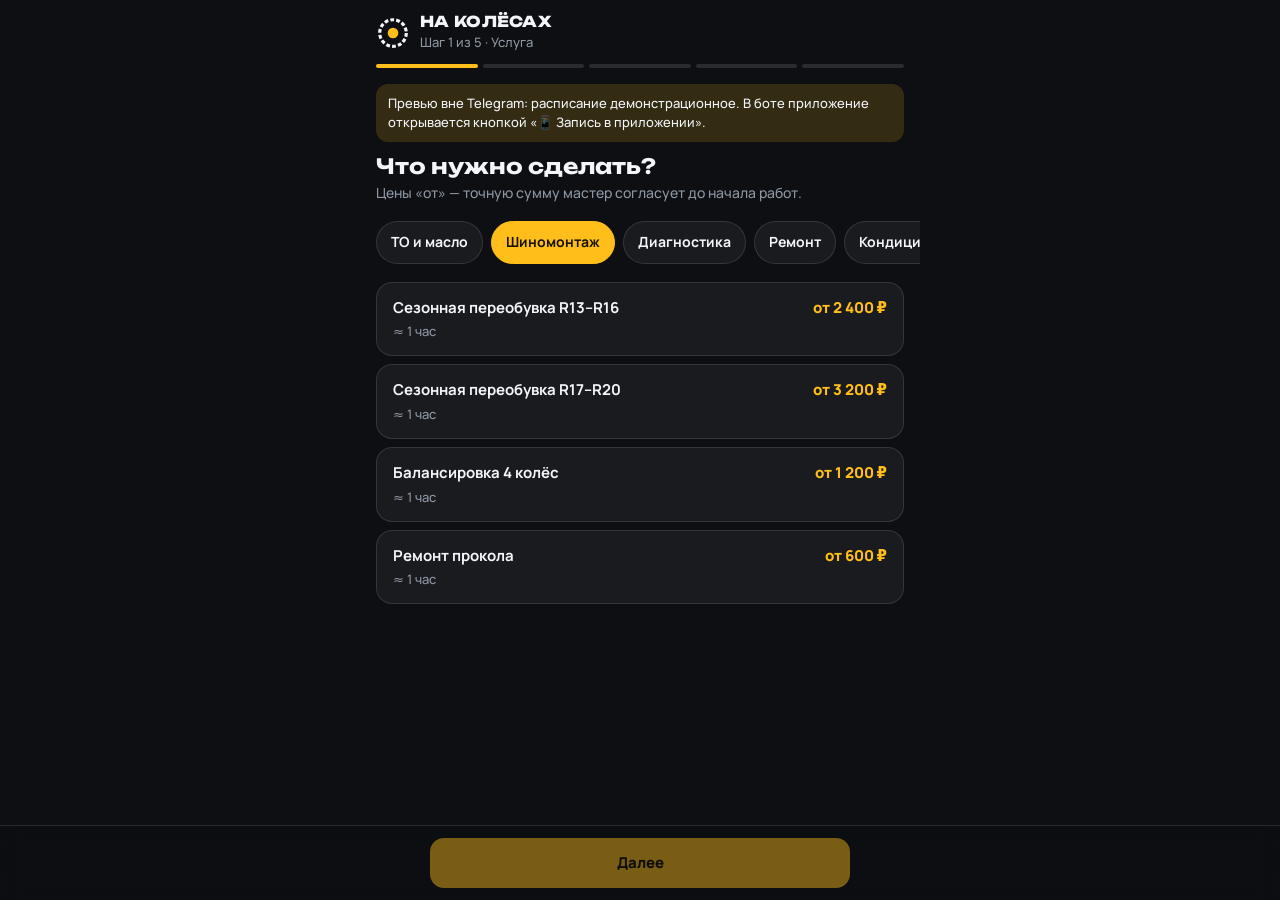
<file: nakolesah/app/index.html>
<!doctype html>
<html lang="ru">
<head>
  <meta charset="utf-8">
  <meta name="viewport" content="width=device-width, initial-scale=1, maximum-scale=1, viewport-fit=cover">
  <title>На колёсах — запись</title>
  <meta name="theme-color" content="#0d0f12">
  <link rel="icon" href="../img/favicon.svg" type="image/svg+xml">
  <link rel="stylesheet" href="app.css">
  <!-- официальный скрипт Mini App; вне Telegram (превью) приложение работает и без него -->
  <script src="https://telegram.org/js/telegram-web-app.js"></script>
  <script type="module" src="app.js"></script>
</head>
<body>
  <div class="app" id="app">
    <header class="bar">
      <div class="brand">
        <svg viewBox="0 0 32 32" aria-hidden="true"><circle cx="16" cy="16" r="12.5" fill="none" stroke="currentColor" stroke-width="3" stroke-dasharray="3.6 2"/><circle cx="16" cy="16" r="5" fill="var(--accent)"/></svg>
        <div><b>На колёсах</b><small id="stepName">Запись в автосервис</small></div>
      </div>
      <ol class="progress" id="progress" aria-hidden="true"><li></li><li></li><li></li><li></li><li></li></ol>
    </header>

    <div class="notice" id="notice" hidden></div>

    <main id="screen"></main>

    <!-- вне Telegram: свои кнопки вместо MainButton/BackButton -->
    <nav class="preview-bar" id="previewBar" hidden>
      <button type="button" class="pv-back" id="pvBack">Назад</button>
      <button type="button" class="pv-next" id="pvNext">Далее</button>
    </nav>
  </div>

  <div class="modal" id="modal" hidden>
    <div class="modal-box">
      <h2>Готово — заявка ушла бы боту</h2>
      <p>В Telegram приложение закроется, а бот пришлёт номер заявки и напомнит о визите. Вот что отправляется:</p>
      <pre id="payload"></pre>
      <button type="button" class="pv-next" id="modalClose">Понятно</button>
    </div>
  </div>
</body>
</html>
</file>
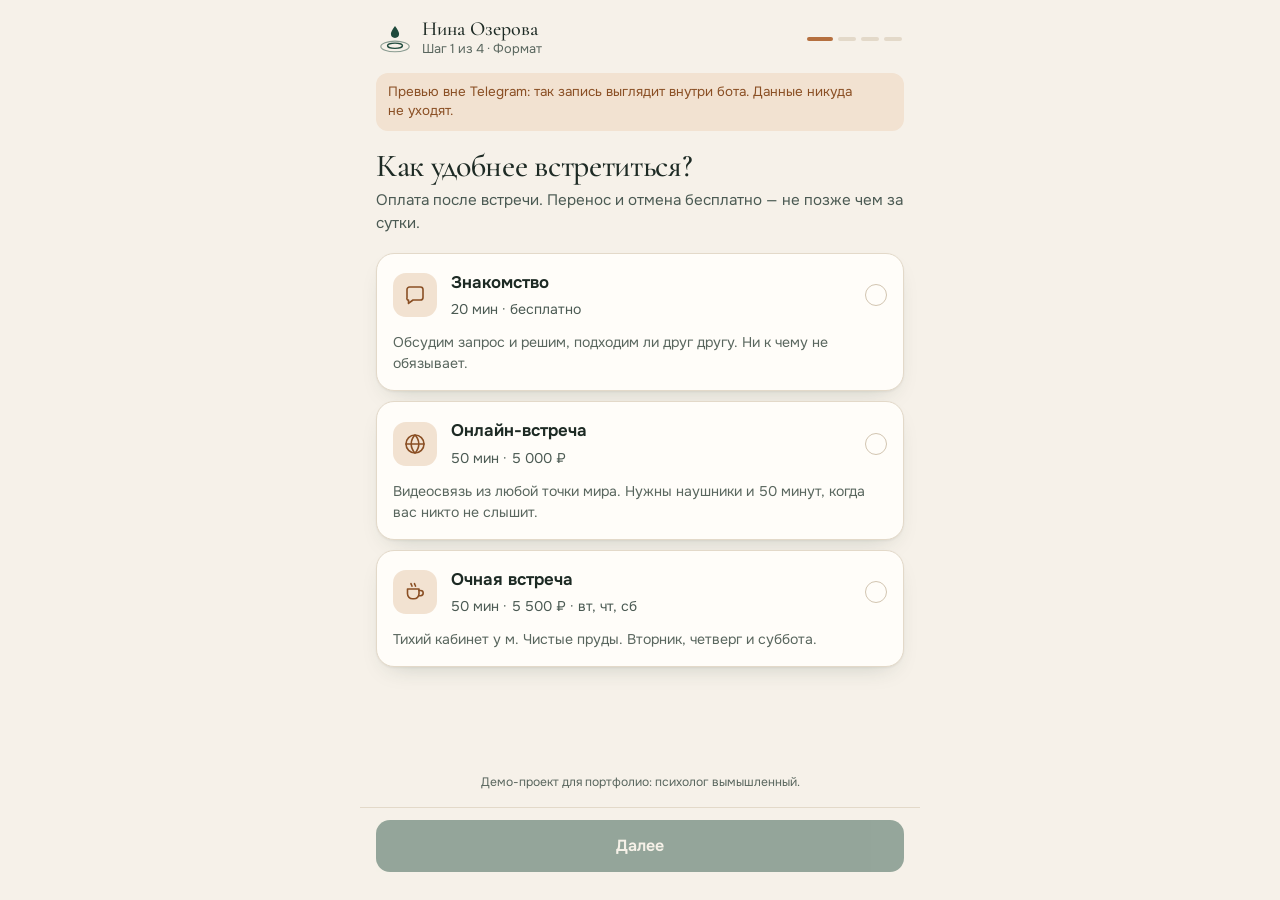
<file: ozerova/app/index.html>
<!DOCTYPE html>
<html lang="ru">
<head>
<meta charset="utf-8">
<meta name="viewport" content="width=device-width, initial-scale=1, viewport-fit=cover">
<title>Запись к Нине Озеровой</title>
<meta name="description" content="Telegram Mini App записи к психологу Нине Озеровой: формат, день и время, подтверждение. Демо-проект.">
<meta name="color-scheme" content="light dark">
<link rel="icon" href="../img/favicon.svg" type="image/svg+xml">
<link rel="preload" href="../fonts/onest.woff2" as="font" type="font/woff2" crossorigin>
<link rel="stylesheet" href="app.css">
<!-- скрипт Telegram подключает app.js: внутри Telegram — с telegram.org, а если он недоступен (в РФ бывает) — локальную копию -->
<script type="module" src="app.js"></script>
</head>
<body>
<svg class="sprite" aria-hidden="true" focusable="false">
  <symbol id="logo" viewBox="0 0 48 48"><path d="M24 5.5c3.9 5 5.8 8.7 5.8 11.2a5.8 5.8 0 0 1-11.6 0c0-2.5 1.9-6.2 5.8-11.2Z" fill="currentColor"/><ellipse cx="24" cy="33.5" rx="10.5" ry="3.7" fill="none" stroke="currentColor" stroke-width="2"/><ellipse cx="24" cy="34.5" rx="20" ry="7.5" fill="none" stroke="currentColor" stroke-width="1.6" opacity=".5"/></symbol>
  <symbol id="i-chat" viewBox="0 0 24 24"><path d="M4 6.6A2.6 2.6 0 0 1 6.6 4h10.8A2.6 2.6 0 0 1 20 6.6v7.8a2.6 2.6 0 0 1-2.6 2.6H10l-4.5 3.4V17h-1A2.6 2.6 0 0 1 4 14.4Z"/></symbol>
  <symbol id="i-globe" viewBox="0 0 24 24"><circle cx="12" cy="12" r="9"/><path d="M3 12h18M12 3c2.5 2.6 3.8 5.6 3.8 9s-1.3 6.4-3.8 9c-2.5-2.6-3.8-5.6-3.8-9S9.5 5.6 12 3Z"/></symbol>
  <symbol id="i-cup" viewBox="0 0 24 24"><path d="M4.5 9h11.5v4.8a5 5 0 0 1-5 5h-1.5a5 5 0 0 1-5-5Z"/><path d="M16 10.5h1.6a2.6 2.6 0 0 1 0 5.2H16M8 3.5c0 1.3 1 1.5 1 2.8M11.5 3.5c0 1.3 1 1.5 1 2.8"/></symbol>
  <symbol id="i-check" viewBox="0 0 24 24"><path d="m5 12.5 4.2 4.2L19 7"/></symbol>
  <symbol id="i-clock" viewBox="0 0 24 24"><circle cx="12" cy="12" r="9"/><path d="M12 7v5l3.2 2"/></symbol>
  <symbol id="i-bell" viewBox="0 0 24 24"><path d="M6 16.5V11a6 6 0 0 1 12 0v5.5l1.5 2h-15Z"/><path d="M10 20.8a2.2 2.2 0 0 0 4 0"/></symbol>
</svg>

<main class="app" id="app">
  <header class="app-head">
    <div class="app-brand">
      <svg class="app-logo" aria-hidden="true"><use href="#logo"/></svg>
      <div><b>Нина Озерова</b><small id="stepLabel">Шаг 1 из 4</small></div>
    </div>
    <ol class="app-steps" id="stepDots" aria-hidden="true"><li></li><li></li><li></li><li></li></ol>
  </header>
  <p class="preview-bar" id="previewBar" hidden>Превью вне Telegram: так запись выглядит внутри бота. Данные никуда не&nbsp;уходят.</p>
  <section class="screen" id="screen" aria-live="polite"></section>
  <p class="app-demo">Демо-проект для портфолио: психолог вымышленный.</p>
  <nav class="app-nav" id="pvNav" aria-label="Шаги записи" hidden>
    <button class="nav-btn nav-back" id="pvBack" type="button" hidden>Назад</button>
    <button class="nav-btn nav-next" id="pvNext" type="button" disabled>Далее</button>
  </nav>
</main>

<div class="modal" id="modal" hidden>
  <div class="modal-card" role="dialog" aria-modal="true" aria-labelledby="modalTitle">
    <h2 id="modalTitle">Готово — так бы ушло боту</h2>
    <p>Внутри Telegram эти данные получает бот, проверяет, что время ещё свободно, и&nbsp;создаёт запись.</p>
    <pre id="payload"></pre>
    <button class="nav-btn nav-next" id="modalClose" type="button">Понятно</button>
  </div>
</div>
</body>
</html>
</file>
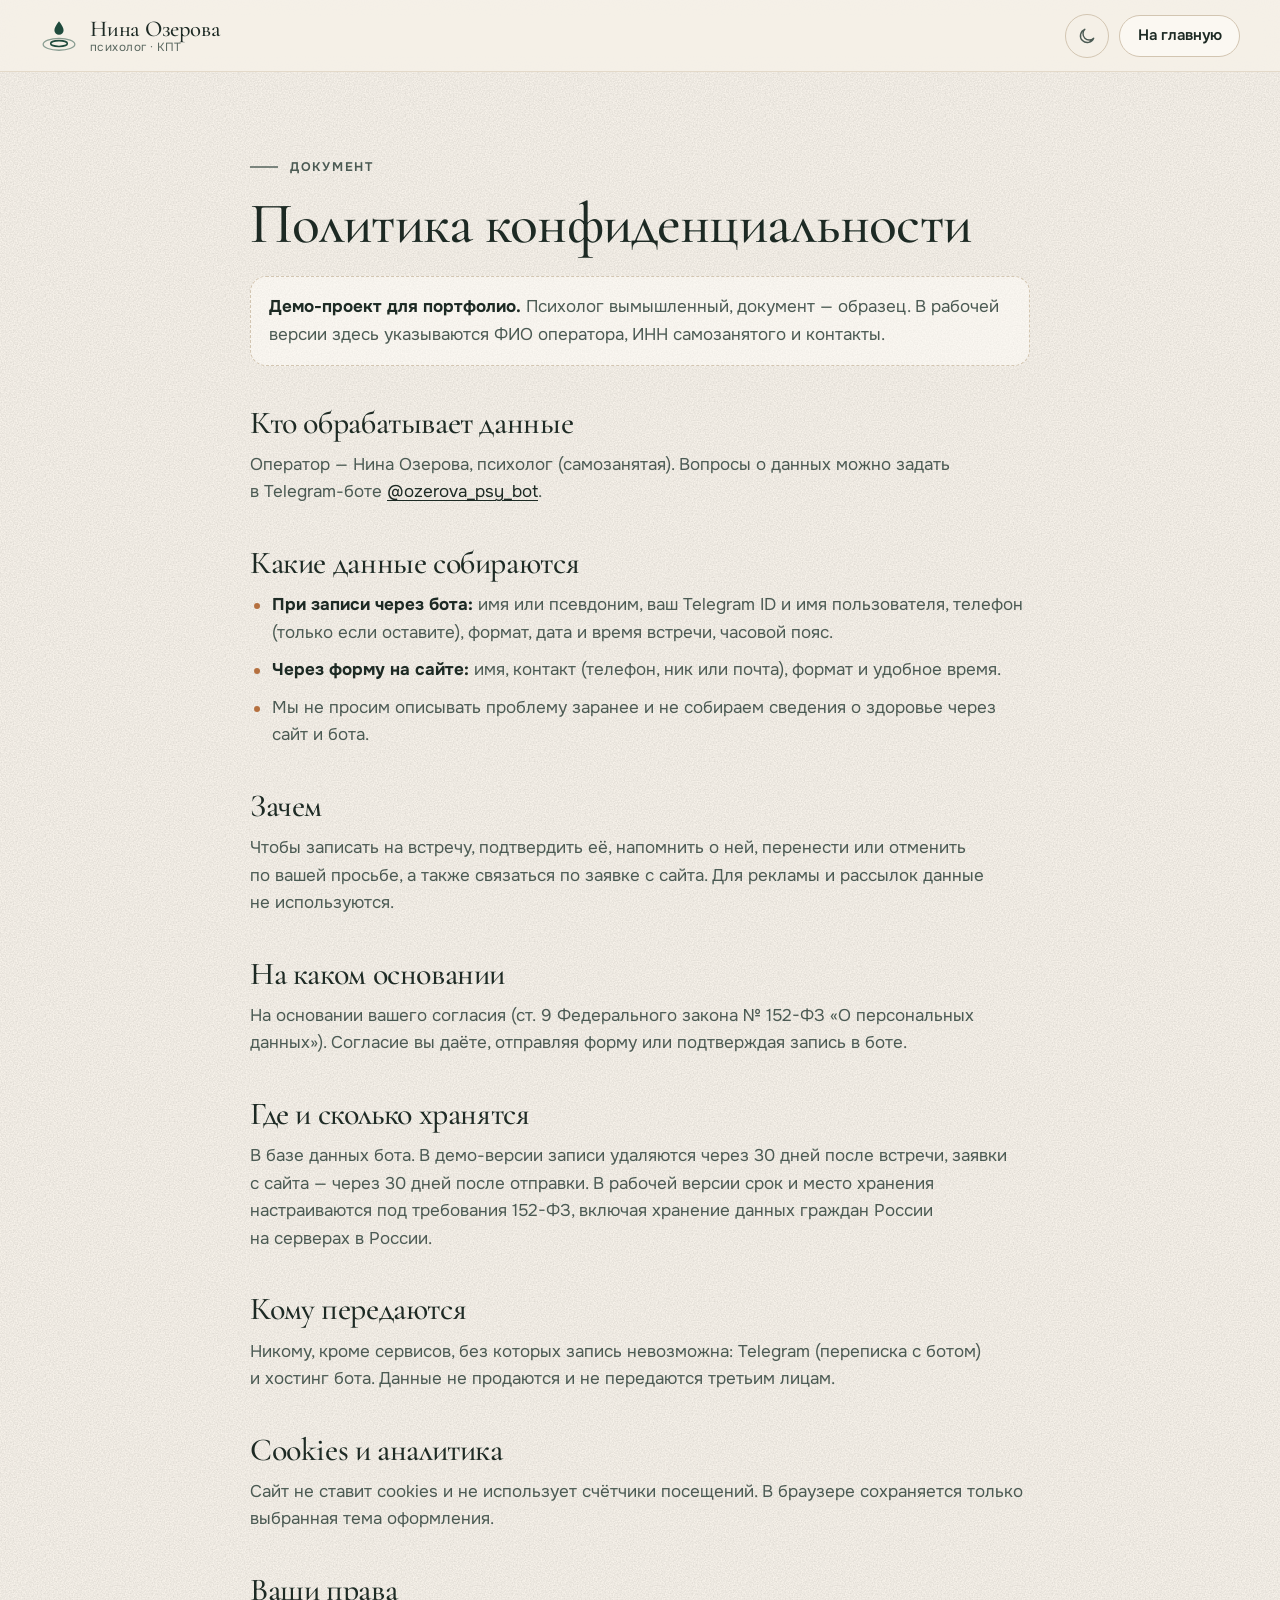
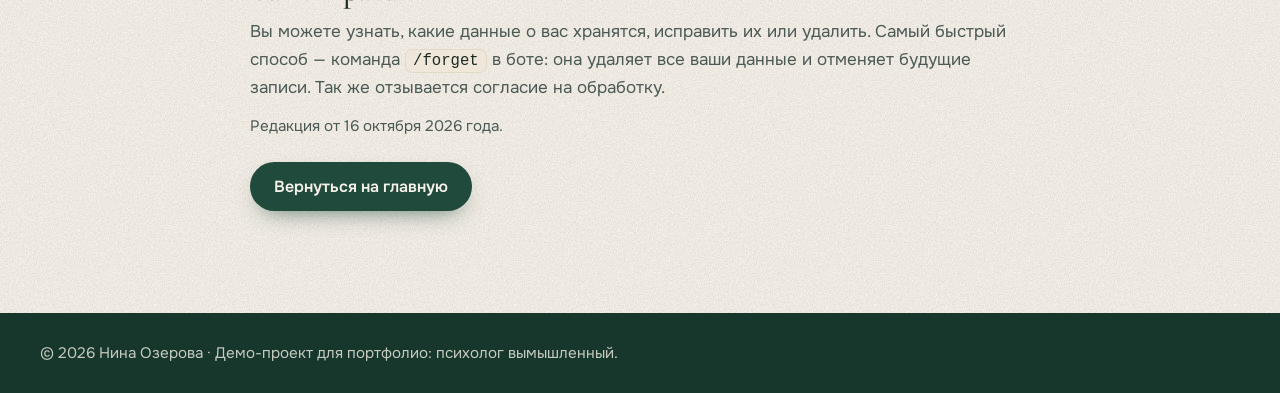
<file: ozerova/privacy.html>
<!DOCTYPE html>
<html lang="ru">
<head>
<meta charset="utf-8">
<meta name="viewport" content="width=device-width, initial-scale=1, viewport-fit=cover">
<title>Политика конфиденциальности — Нина Озерова, психолог</title>
<meta name="description" content="Какие данные собирают сайт и Telegram-бот психолога Нины Озеровой, зачем, сколько хранят и как их удалить. Демо-проект.">
<link rel="canonical" href="https://volodya22877.github.io/ozerova/privacy.html">
<meta name="color-scheme" content="light dark">
<meta name="theme-color" content="#f6f1e9" media="(prefers-color-scheme: light)">
<meta name="theme-color" content="#111a16" media="(prefers-color-scheme: dark)">
<link rel="icon" href="img/favicon.svg" type="image/svg+xml">
<link rel="icon" href="img/favicon-32.png" sizes="32x32" type="image/png">
<link rel="apple-touch-icon" href="img/apple-touch-icon.png">
<link rel="manifest" href="manifest.webmanifest">
<link rel="stylesheet" href="css/site.css">
<script>try{var t=localStorage.getItem('theme');if(t==='light'||t==='dark')document.documentElement.dataset.theme=t}catch(e){}</script>
<script type="module" src="js/page.js"></script>
</head>
<body class="page">
<svg class="sprite" aria-hidden="true" focusable="false">
  <symbol id="logo" viewBox="0 0 48 48"><path d="M24 5.5c3.9 5 5.8 8.7 5.8 11.2a5.8 5.8 0 0 1-11.6 0c0-2.5 1.9-6.2 5.8-11.2Z" fill="currentColor"/><ellipse cx="24" cy="33.5" rx="10.5" ry="3.7" fill="none" stroke="currentColor" stroke-width="2"/><ellipse cx="24" cy="34.5" rx="20" ry="7.5" fill="none" stroke="currentColor" stroke-width="1.6" opacity=".5"/></symbol>
  <symbol id="i-moon" viewBox="0 0 24 24"><path d="M20 14.6A8.2 8.2 0 1 1 9.4 4a6.6 6.6 0 0 0 10.6 10.6Z"/></symbol>
  <symbol id="i-sun" viewBox="0 0 24 24"><circle cx="12" cy="12" r="4"/><path d="M12 2.5v2M12 19.5v2M5.3 5.3l1.4 1.4M17.3 17.3l1.4 1.4M2.5 12h2M19.5 12h2M5.3 18.7l1.4-1.4M17.3 6.7l1.4-1.4"/></symbol>
</svg>
<a class="skip" href="#main">Перейти к содержанию</a>
<header class="top scrolled" id="top">
  <div class="wrap top-in">
    <a class="logo" href="./">
      <svg class="logo-mark" aria-hidden="true"><use href="#logo"/></svg>
      <span class="logo-text"><b>Нина Озерова</b><small>психолог · КПТ</small></span>
    </a>
    <div class="top-actions">
      <button class="theme" id="theme" type="button" aria-label="Тёмная тема" aria-pressed="false">
        <svg class="ic ic-moon" aria-hidden="true"><use href="#i-moon"/></svg>
        <svg class="ic ic-sun" aria-hidden="true"><use href="#i-sun"/></svg>
      </button>
      <a class="btn btn-ghost btn-sm" href="./">На главную</a>
    </div>
  </div>
</header>

<main id="main" class="doc">
  <article class="wrap doc-in">
    <p class="eyebrow">Документ</p>
    <h1>Политика конфиденциальности</h1>
    <p class="doc-note"><b>Демо-проект для портфолио.</b> Психолог вымышленный, документ&nbsp;— образец. В&nbsp;рабочей версии здесь указываются ФИО оператора, ИНН самозанятого и&nbsp;контакты.</p>

    <h2>Кто обрабатывает данные</h2>
    <p>Оператор&nbsp;— Нина Озерова, психолог (самозанятая). Вопросы о&nbsp;данных можно задать в&nbsp;Telegram-боте <a data-start="book" href="https://t.me/ozerova_psy_bot?start=book">@ozerova_psy_bot</a>.</p>

    <h2>Какие данные собираются</h2>
    <ul>
      <li><b>При записи через бота:</b> имя или псевдоним, ваш Telegram ID и&nbsp;имя пользователя, телефон (только если оставите), формат, дата и&nbsp;время встречи, часовой пояс.</li>
      <li><b>Через форму на&nbsp;сайте:</b> имя, контакт (телефон, ник или почта), формат и&nbsp;удобное время.</li>
      <li>Мы не&nbsp;просим описывать проблему заранее и&nbsp;не&nbsp;собираем сведения о&nbsp;здоровье через сайт и&nbsp;бота.</li>
    </ul>

    <h2>Зачем</h2>
    <p>Чтобы записать на&nbsp;встречу, подтвердить её, напомнить о&nbsp;ней, перенести или отменить по&nbsp;вашей просьбе, а&nbsp;также связаться по&nbsp;заявке с&nbsp;сайта. Для рекламы и&nbsp;рассылок данные не&nbsp;используются.</p>

    <h2>На каком основании</h2>
    <p>На&nbsp;основании вашего согласия (ст.&nbsp;9 Федерального закона №&nbsp;152-ФЗ «О&nbsp;персональных данных»). Согласие вы&nbsp;даёте, отправляя форму или подтверждая запись в&nbsp;боте.</p>

    <h2>Где и сколько хранятся</h2>
    <p>В&nbsp;базе данных бота. В&nbsp;демо-версии записи удаляются через 30&nbsp;дней после встречи, заявки с&nbsp;сайта&nbsp;— через 30&nbsp;дней после отправки. В&nbsp;рабочей версии срок и&nbsp;место хранения настраиваются под требования 152-ФЗ, включая хранение данных граждан России на&nbsp;серверах в&nbsp;России.</p>

    <h2>Кому передаются</h2>
    <p>Никому, кроме сервисов, без которых запись невозможна: Telegram (переписка с&nbsp;ботом) и&nbsp;хостинг бота. Данные не&nbsp;продаются и&nbsp;не&nbsp;передаются третьим лицам.</p>

    <h2>Cookies и аналитика</h2>
    <p>Сайт не&nbsp;ставит cookies и&nbsp;не&nbsp;использует счётчики посещений. В&nbsp;браузере сохраняется только выбранная тема оформления.</p>

    <h2>Ваши права</h2>
    <p>Вы&nbsp;можете узнать, какие данные о&nbsp;вас хранятся, исправить их или удалить. Самый быстрый способ&nbsp;— команда <code>/forget</code> в&nbsp;боте: она удаляет все ваши данные и&nbsp;отменяет будущие записи. Так&nbsp;же отзывается согласие на&nbsp;обработку.</p>

    <p class="muted doc-date">Редакция от&nbsp;16&nbsp;октября 2026&nbsp;года.</p>
    <p><a class="btn btn-primary" href="./">Вернуться на&nbsp;главную</a></p>
  </article>
</main>

<footer class="foot foot-mini">
  <div class="wrap">
    <p>© 2026 Нина Озерова · Демо-проект для портфолио: психолог вымышленный.</p>
  </div>
</footer>
</body>
</html>
</file>
<file: nakolesah/css/site.css>
/* «На колёсах» — фирменный стиль: графит, сигнальный жёлтый, Unbounded + Manrope (шрифты свои, OFL) */
@font-face { font-family: 'Unbounded'; src: url(../fonts/unbounded-cyrillic-wght-normal.woff2) format('woff2'); font-weight: 200 900; font-display: swap;
  unicode-range: U+0301, U+0400-045F, U+0490-0491, U+04B0-04B1, U+2116; }
@font-face { font-family: 'Unbounded'; src: url(../fonts/unbounded-latin-wght-normal.woff2) format('woff2'); font-weight: 200 900; font-display: swap;
  unicode-range: U+0000-00FF, U+0131, U+0152-0153, U+02BB-02BC, U+02C6, U+02DA, U+02DC, U+0304, U+0308, U+0329, U+2000-206F, U+20AC, U+2122, U+2191, U+2193, U+2212, U+2215, U+FEFF, U+FFFD; }
@font-face { font-family: 'Manrope'; src: url(../fonts/manrope-cyrillic-wght-normal.woff2) format('woff2'); font-weight: 200 800; font-display: swap;
  unicode-range: U+0301, U+0400-045F, U+0490-0491, U+04B0-04B1, U+2116; }
@font-face { font-family: 'Manrope'; src: url(../fonts/manrope-latin-wght-normal.woff2) format('woff2'); font-weight: 200 800; font-display: swap;
  unicode-range: U+0000-00FF, U+0131, U+0152-0153, U+02BB-02BC, U+02C6, U+02DA, U+02DC, U+0304, U+0308, U+0329, U+2000-206F, U+20AC, U+2122, U+2191, U+2193, U+2212, U+2215, U+FEFF, U+FFFD; }

:root {
  --bg: #0d0f12;
  --bg2: #111418;
  --card: #161a20;
  --card2: #1c2129;
  --line: rgba(255, 255, 255, 0.08);
  --line2: rgba(255, 255, 255, 0.15);
  --text: #f3f5f8;
  --muted: #a1aab6;
  --dim: #6c7582;
  --accent: #ffbe1a;
  --accent2: #ff8a1f;
  --ink: #171200;
  --ok: #39d98a;
  --bad: #ff6b5a;
  --r: 20px;
  --head: 'Unbounded', 'Arial Black', system-ui, sans-serif;
  --body: 'Manrope', system-ui, -apple-system, 'Segoe UI', Roboto, Arial, sans-serif;
  --ease: cubic-bezier(0.2, 0.7, 0.2, 1);
  color-scheme: dark;
}

*, *::before, *::after { box-sizing: border-box; }
html { scroll-behavior: smooth; scroll-padding-top: 84px; -webkit-text-size-adjust: 100%; }
body {
  margin: 0;
  background: var(--bg);
  color: var(--text);
  font: 400 16px/1.6 var(--body);
  -webkit-font-smoothing: antialiased;
  overflow-x: hidden;
}
img, svg { display: block; max-width: 100%; }
a { color: inherit; }
h1, h2, h3 { font-family: var(--head); font-weight: 700; letter-spacing: -0.01em; margin: 0; }
h2 { font-size: clamp(26px, 3.4vw, 44px); line-height: 1.1; }
p { margin: 0; }
.wrap { width: 100%; max-width: 1180px; margin: 0 auto; padding: 0 20px; }
.skip { position: absolute; left: -9999px; top: 8px; z-index: 100; padding: 8px 14px; background: var(--accent); color: var(--ink); border-radius: 10px; }
.skip:focus { left: 12px; }
:focus-visible { outline: 2px solid var(--accent); outline-offset: 3px; border-radius: 6px; }

.eyebrow { margin-bottom: 14px; color: var(--accent); font: 700 12px/1 var(--body); letter-spacing: 0.18em; text-transform: uppercase; }
.sub { max-width: 620px; margin-top: 14px; color: var(--muted); font-size: 17px; }
.head { margin-bottom: 40px; }

/* Кнопки */
.btn {
  display: inline-flex; align-items: center; justify-content: center; gap: 10px;
  min-height: 48px; padding: 0 22px;
  border: 1px solid transparent; border-radius: 14px;
  font: 700 15px/1 var(--body); text-decoration: none; white-space: nowrap;
  cursor: pointer; transition: transform 0.2s var(--ease), background 0.2s, box-shadow 0.2s, border-color 0.2s;
}
.btn:active { transform: translateY(1px) scale(0.99); }
.btn-accent { background: var(--accent); color: var(--ink); box-shadow: 0 10px 30px rgba(255, 190, 26, 0.25); }
.btn-accent:hover { background: #ffcd45; box-shadow: 0 14px 40px rgba(255, 190, 26, 0.35); }
.btn-ghost { border-color: var(--line2); color: var(--text); background: rgba(255, 255, 255, 0.02); }
.btn-ghost:hover { border-color: rgba(255, 255, 255, 0.3); background: rgba(255, 255, 255, 0.05); }
.btn-dark { background: var(--bg); color: var(--text); }
.btn-dark:hover { background: #000; }
.btn-lg { min-height: 58px; padding: 0 28px; font-size: 16px; border-radius: 16px; }
.btn-sm { min-height: 40px; padding: 0 16px; font-size: 14px; border-radius: 12px; }
.tg { width: 20px; height: 20px; }

/* Сезонная лента */
.ribbon {
  display: flex; align-items: center; justify-content: center; gap: 14px; flex-wrap: wrap;
  padding: 10px 20px; background: linear-gradient(90deg, #ff8a1f, #ffbe1a); color: var(--ink);
  font-weight: 700; font-size: 14px; text-align: center;
}
.ribbon[hidden] { display: none; }
.ribbon-link { text-underline-offset: 3px; }

/* Шапка */
.top { position: sticky; top: 0; z-index: 50; background: rgba(13, 15, 18, 0.78); backdrop-filter: blur(14px); -webkit-backdrop-filter: blur(14px); border-bottom: 1px solid var(--line); }
.top-row { display: flex; align-items: center; gap: 22px; height: 70px; }
.logo { display: inline-flex; align-items: center; gap: 10px; font: 800 17px/1 var(--head); text-decoration: none; letter-spacing: 0.02em; text-transform: uppercase; }
.logo-mark { width: 30px; height: 30px; color: var(--text); }
.nav { display: flex; gap: 22px; margin-left: 12px; }
.nav a { color: var(--muted); font-size: 14px; font-weight: 600; text-decoration: none; transition: color 0.2s; }
.nav a:hover { color: var(--text); }
.status { display: inline-flex; align-items: center; gap: 8px; margin-left: auto; color: var(--muted); font-size: 13px; white-space: nowrap; }
.status i { width: 8px; height: 8px; border-radius: 50%; background: var(--ok); box-shadow: 0 0 0 0 rgba(57, 217, 138, 0.6); animation: ping 2.2s infinite; }
.status b { color: var(--ok); font-weight: 700; }
.status.closed i { background: var(--bad); animation: none; }
.status.closed b { color: var(--bad); }
.status-inline { margin: 6px 0 0; }
@keyframes ping { 70% { box-shadow: 0 0 0 7px rgba(57, 217, 138, 0); } 100% { box-shadow: 0 0 0 0 rgba(57, 217, 138, 0); } }
.burger { display: none; width: 44px; height: 44px; border: 1px solid var(--line2); border-radius: 12px; background: none; cursor: pointer; }
.burger span, .burger span::before, .burger span::after { display: block; width: 18px; height: 2px; margin: 0 auto; background: var(--text); border-radius: 2px; position: relative; transition: transform 0.25s; content: ''; }
.burger span::before { position: absolute; top: -6px; }
.burger span::after { position: absolute; top: 6px; }
.burger[aria-expanded="true"] span { background: transparent; }
.burger[aria-expanded="true"] span::before { transform: translateY(6px) rotate(45deg); }
.burger[aria-expanded="true"] span::after { transform: translateY(-6px) rotate(-45deg); }

/* Первый экран */
.hero { position: relative; padding: 64px 0 90px; overflow: hidden; }
.hero::before {
  content: ''; position: absolute; inset: 0; pointer-events: none;
  background:
    radial-gradient(800px 500px at 85% 30%, rgba(255, 190, 26, 0.10), transparent 60%),
    linear-gradient(transparent 0 calc(100% - 1px), var(--line) 0) 0 0 / 100% 64px,
    linear-gradient(90deg, transparent 0 calc(100% - 1px), var(--line) 0) 0 0 / 64px 100%;
  mask-image: radial-gradient(ellipse at 60% 40%, #000 30%, transparent 75%);
  -webkit-mask-image: radial-gradient(ellipse at 60% 40%, #000 30%, transparent 75%);
  opacity: 0.6;
}
.hero-grid { position: relative; display: grid; grid-template-columns: 1.05fr 0.95fr; align-items: center; gap: 40px; }
.hero h1 { font-size: clamp(38px, 5.6vw, 76px); line-height: 1.02; font-weight: 800; }
.hero h1 em { font-style: normal; color: var(--accent); position: relative; white-space: nowrap; }
.hero h1 em::after {
  content: ''; position: absolute; left: 0; right: 0; bottom: 0.02em; height: 0.12em;
  background: linear-gradient(90deg, var(--accent2), var(--accent)); border-radius: 4px; opacity: 0.35;
}
.lead { max-width: 520px; margin: 24px 0 32px; color: var(--muted); font-size: 19px; line-height: 1.55; }
.hero-actions { display: flex; flex-wrap: wrap; gap: 12px; }
.facts { display: flex; gap: 34px; margin: 44px 0 0; padding: 0; list-style: none; }
.facts li { display: flex; align-items: center; gap: 12px; }
.facts b { font: 800 30px/1 var(--head); color: var(--text); }
.facts span { color: var(--muted); font-size: 13px; line-height: 1.35; }

.hero-art { position: relative; aspect-ratio: 1; max-width: 520px; width: 100%; justify-self: center; }
.glow { position: absolute; inset: 12%; border-radius: 50%; background: radial-gradient(circle, rgba(255, 190, 26, 0.28), transparent 65%); filter: blur(30px); }
.wheel { position: relative; width: 100%; height: 100%; filter: drop-shadow(0 30px 60px rgba(0, 0, 0, 0.6)); }
.wheel .spin { transform-box: view-box; transform-origin: 50% 50%; animation: spin 11s linear infinite; }
.wheel .sidewall { fill: rgba(255, 255, 255, 0.22); font-family: var(--head); font-weight: 700; letter-spacing: 3px; }
.caliper { fill: var(--accent); filter: drop-shadow(0 4px 8px rgba(0, 0, 0, 0.5)); }
@keyframes spin { to { transform: rotate(360deg); } }
.chip {
  position: absolute; display: flex; align-items: center; gap: 10px;
  padding: 12px 16px; border: 1px solid var(--line2); border-radius: 14px;
  background: rgba(22, 26, 32, 0.82); backdrop-filter: blur(10px); -webkit-backdrop-filter: blur(10px);
  font-size: 14px; font-weight: 700; white-space: nowrap; box-shadow: 0 12px 30px rgba(0, 0, 0, 0.35);
  animation: bob 6s ease-in-out infinite;
}
.chip span { font-size: 18px; }
/* своя иконка шины: эмодзи 🛞 нет в Windows 10 — там был бы пустой квадрат */
.ic-tire { display: inline-block; width: 1.25em; height: 1.25em; vertical-align: -0.25em; fill: none; stroke: currentColor; stroke-width: 2; stroke-linecap: round; }
.chip .ic-tire { color: var(--accent); }
.nw { white-space: nowrap; }
.chip-1 { left: -6%; top: 14%; }
.chip-2 { right: -4%; top: 52%; animation-delay: -2s; }
.chip-3 { left: 4%; bottom: 6%; animation-delay: -4s; }
@keyframes bob { 50% { transform: translateY(-10px); } }

/* Секции */
.section { padding: 100px 0; }
.section-alt { background: var(--bg2); border-top: 1px solid var(--line); border-bottom: 1px solid var(--line); }

/* Карточки услуг */
.cards { display: grid; grid-template-columns: repeat(3, 1fr); gap: 18px; }
.card {
  display: flex; flex-direction: column; padding: 26px; border: 1px solid var(--line); border-radius: var(--r);
  background: linear-gradient(180deg, var(--card2), var(--card)); transition: border-color 0.25s, transform 0.25s var(--ease);
}
.card:hover { border-color: rgba(255, 190, 26, 0.35); transform: translateY(-3px); }
.card-icon { display: grid; place-items: center; width: 48px; height: 48px; margin-bottom: 18px; border-radius: 14px; background: rgba(255, 190, 26, 0.12); color: var(--accent); }
.card-icon svg { width: 26px; height: 26px; fill: none; stroke: currentColor; stroke-width: 1.7; stroke-linecap: round; stroke-linejoin: round; }
.card h3 { font-size: 19px; }
.card-note { margin: 8px 0 18px; color: var(--dim); font-size: 14px; }
.svc-list { margin: auto 0 0; padding: 0; list-style: none; }
.svc {
  display: grid; grid-template-columns: 1fr auto 20px; align-items: center; gap: 12px;
  padding: 13px 0; border-top: 1px dashed var(--line2); text-decoration: none; transition: color 0.2s;
}
.svc span { font-size: 15px; font-weight: 600; line-height: 1.35; }
.svc b { color: var(--accent); font-size: 14px; font-weight: 800; white-space: nowrap; }
.svc i { color: var(--dim); font-style: normal; transition: transform 0.2s var(--ease), color 0.2s; }
.svc:hover span { color: #fff; }
.svc:hover i { color: var(--accent); transform: translateX(4px); }
.card-other { justify-content: space-between; border-style: dashed; background: transparent; }
.card-other .btn { margin-top: 18px; align-self: flex-start; }

/* Калькулятор */
.calc { display: grid; grid-template-columns: 0.9fr 1.1fr; gap: 48px; align-items: center; }
.calc-box { padding: 28px; border: 1px solid var(--line2); border-radius: 24px; background: var(--card); box-shadow: 0 30px 80px rgba(0, 0, 0, 0.35); }
.calc-box fieldset { margin: 0 0 22px; padding: 0; border: 0; }
.calc-box legend { margin-bottom: 12px; color: var(--muted); font-size: 13px; font-weight: 700; letter-spacing: 0.12em; text-transform: uppercase; }
.seg { display: grid; grid-template-columns: repeat(8, 1fr); gap: 6px; }
.seg button {
  min-height: 46px; border: 1px solid var(--line2); border-radius: 12px; background: var(--card2); color: var(--text);
  font: 800 14px/1 var(--head); cursor: pointer; transition: background 0.2s, color 0.2s, border-color 0.2s;
}
.seg button:hover { border-color: rgba(255, 190, 26, 0.5); }
.seg button[aria-checked="true"] { background: var(--accent); border-color: var(--accent); color: var(--ink); }
.opt {
  display: grid; grid-template-columns: 22px 1fr auto; align-items: center; gap: 12px;
  padding: 13px 14px; margin-bottom: 8px; border: 1px solid var(--line); border-radius: 12px; cursor: pointer; transition: border-color 0.2s, background 0.2s;
}
.opt:hover { border-color: var(--line2); }
.opt input { width: 20px; height: 20px; margin: 0; accent-color: var(--accent); }
.opt b { color: var(--muted); font-size: 14px; white-space: nowrap; }
.opt:has(input:checked) { border-color: rgba(255, 190, 26, 0.45); background: rgba(255, 190, 26, 0.06); }
.calc-total { display: flex; align-items: flex-end; justify-content: space-between; gap: 16px; padding-top: 20px; border-top: 1px solid var(--line); }
.calc-label { display: block; color: var(--muted); font-size: 13px; }
.calc-sum { display: block; margin: 6px 0 4px; font: 800 clamp(30px, 3.6vw, 42px)/1 var(--head); color: var(--accent); }
.calc-detail { display: block; color: var(--dim); font-size: 13px; }

/* Как записаться */
.how { display: grid; grid-template-columns: 1.1fr 0.9fr; gap: 60px; align-items: center; }
.steps { counter-reset: step; margin: 0 0 32px; padding: 0; list-style: none; }
.steps li { position: relative; padding: 0 0 26px 64px; counter-increment: step; }
.steps li::before {
  content: counter(step); position: absolute; left: 0; top: -4px; display: grid; place-items: center; width: 44px; height: 44px;
  border-radius: 14px; background: rgba(255, 190, 26, 0.12); color: var(--accent); font: 800 18px/1 var(--head);
}
.steps li:not(:last-child)::after { content: ''; position: absolute; left: 21px; top: 46px; bottom: 6px; width: 2px; background: linear-gradient(var(--line2), transparent); }
.steps b { display: block; margin-bottom: 4px; font-size: 18px; }
.steps span { color: var(--muted); }

.phone {
  justify-self: center; width: 100%; max-width: 360px; padding: 12px; border-radius: 44px; background: #050608;
  border: 1px solid #2a2f37; box-shadow: 0 40px 100px rgba(0, 0, 0, 0.55), inset 0 0 0 2px #15181d;
}
.phone-top { display: flex; align-items: center; gap: 12px; padding: 14px 16px 12px; border-radius: 34px 34px 0 0; background: #1a1f26; }
.phone-top b { display: block; font-size: 15px; }
.phone-top small { color: #7aa7e0; font-size: 12px; }
.ava { display: grid; place-items: center; width: 38px; height: 38px; border-radius: 50%; background: var(--accent); color: var(--ink); font: 800 13px/1 var(--head); }
.chat {
  display: flex; flex-direction: column; gap: 8px; height: 520px; padding: 14px 12px 18px; overflow: hidden; border-radius: 0 0 34px 34px;
  background: #0e1621 radial-gradient(circle at 20% 10%, rgba(80, 120, 180, 0.08), transparent 50%);
  font-size: 13px; line-height: 1.45;
}
.msg { max-width: 88%; padding: 9px 12px; border-radius: 16px; }
.msg b { display: block; margin-bottom: 2px; }
.msg.in { align-self: flex-start; background: #182533; border-bottom-left-radius: 6px; }
.msg.out { align-self: flex-end; background: #2b5278; border-bottom-right-radius: 6px; }
.msg.ok b { color: var(--ok); }
.kb { display: grid; grid-template-columns: 1fr 1fr; gap: 4px; margin-top: 8px; }
.kb-4 { grid-template-columns: repeat(4, 1fr); }
.kb span { padding: 7px 4px; border-radius: 8px; background: rgba(255, 255, 255, 0.08); text-align: center; font-size: 12px; font-weight: 600; }
.kb span.on { background: rgba(255, 190, 26, 0.9); color: var(--ink); }
html.js .chat .msg { opacity: 0; transform: translateY(10px) scale(0.98); }
html.js .phone.in .chat .msg { animation: pop 0.5s var(--ease) forwards; }
html.js .phone.in .chat .msg:nth-child(2) { animation-delay: 0.5s; }
html.js .phone.in .chat .msg:nth-child(3) { animation-delay: 1.1s; }
html.js .phone.in .chat .msg:nth-child(4) { animation-delay: 1.8s; }
html.js .phone.in .chat .msg:nth-child(5) { animation-delay: 2.5s; }
@keyframes pop { to { opacity: 1; transform: none; } }

/* Преимущества */
.perks { display: grid; grid-template-columns: repeat(4, 1fr); gap: 18px; margin: 0; padding: 0; list-style: none; }
.perks li { padding: 26px 22px; border: 1px solid var(--line); border-radius: var(--r); background: var(--card); border-top: 3px solid var(--accent); }
.perks b { display: block; margin-bottom: 10px; font: 700 17px/1.25 var(--head); }
.perks span { color: var(--muted); font-size: 15px; }

/* Отзывы */
.demo-note { font-size: 14px; color: var(--dim); }
.reviews { display: grid; grid-template-columns: repeat(3, 1fr); gap: 18px; }
.review { display: flex; flex-direction: column; margin: 0; padding: 26px; border: 1px solid var(--line); border-radius: var(--r); background: var(--card); }
.stars { color: var(--accent); letter-spacing: 3px; font-size: 18px; }
.review blockquote { flex: 1; margin: 14px 0 20px; font-size: 16px; line-height: 1.6; }
.review figcaption b { display: block; }
.review figcaption span { color: var(--dim); font-size: 13px; }

/* Вопросы */
.faq-wrap { display: grid; grid-template-columns: 0.8fr 1.2fr; gap: 48px; align-items: start; }
.faq details { border-bottom: 1px solid var(--line2); }
.faq summary {
  position: relative; padding: 22px 48px 22px 0; cursor: pointer; list-style: none;
  font: 700 18px/1.35 var(--body);
}
.faq summary::-webkit-details-marker { display: none; }
.faq summary::after {
  content: '+'; position: absolute; right: 0; top: 50%; display: grid; place-items: center; width: 32px; height: 32px; margin-top: -16px;
  border: 1px solid var(--line2); border-radius: 50%; color: var(--accent); font-size: 20px; transition: transform 0.25s var(--ease);
}
.faq details[open] summary::after { transform: rotate(45deg); }
.faq details p { padding: 0 48px 22px 0; color: var(--muted); }

/* Контакты */
.contacts { display: grid; grid-template-columns: 0.85fr 1.15fr; gap: 48px; align-items: center; }
.info { display: grid; grid-template-columns: 90px 1fr; gap: 16px 18px; margin: 28px 0 32px; }
.info dt { color: var(--dim); font-size: 13px; font-weight: 700; letter-spacing: 0.1em; text-transform: uppercase; padding-top: 3px; }
.info dd { margin: 0; }
.info small { color: var(--dim); }
.map { margin: 0; overflow: hidden; border: 1px solid var(--line2); border-radius: 24px; box-shadow: 0 30px 80px rgba(0, 0, 0, 0.35); }
.map svg { width: 100%; height: auto; }
.map-label { fill: #6f7986; font: 600 13px var(--body); }
.map-water { fill: #3d5a72; font-style: italic; }
.map-park { fill: #4f7a5a; }
.map-house { fill: var(--text); font-weight: 800; }
.map-brand { fill: var(--accent); font-weight: 800; font-size: 14px; }
.pin-pulse { transform-box: fill-box; transform-origin: center; animation: pulse 2s ease-out infinite; opacity: 0.5; }
@keyframes pulse { from { transform: scale(0.6); opacity: 0.6; } to { transform: scale(3); opacity: 0; } }
.map-route path { animation: dash 2.5s linear infinite; }
@keyframes dash { to { stroke-dashoffset: -48; } }

/* Финальный призыв */
.final { padding: 30px 0 100px; }
.final-box {
  padding: 64px 48px; border-radius: 32px; text-align: center; color: var(--ink);
  background: radial-gradient(600px 300px at 80% 0%, rgba(255, 255, 255, 0.35), transparent 60%), linear-gradient(120deg, #ff9a24, #ffbe1a 55%, #ffd34d);
}
.final-box h2 { font-size: clamp(26px, 3.6vw, 46px); }
.final-box p { max-width: 560px; margin: 16px auto 30px; font-size: 18px; font-weight: 600; opacity: 0.85; }

/* Подвал */
.foot { padding: 40px 0 60px; border-top: 1px solid var(--line); }
.foot-row { display: flex; align-items: center; gap: 28px; flex-wrap: wrap; }
.demo { flex: 1; min-width: 240px; color: var(--dim); font-size: 13px; }
.copy { color: var(--dim); font-size: 13px; }
.sticky-cta { display: none; }

/* Появление при прокрутке (без JS всё сразу видно) */
html.js .reveal { opacity: 0; transform: translateY(18px); transition: opacity 0.7s var(--ease), transform 0.8s var(--ease); }
html.js .reveal.in { opacity: 1; transform: none; }

/* Адаптив */
@media (max-width: 1080px) {
  .nav { display: none; }
  .burger { display: block; }
  .nav.open {
    display: flex; flex-direction: column; gap: 0; position: absolute; left: 0; right: 0; top: 70px; margin: 0;
    padding: 8px 20px 18px; background: rgba(13, 15, 18, 0.97); border-bottom: 1px solid var(--line);
  }
  .nav.open a { padding: 14px 0; font-size: 17px; border-bottom: 1px solid var(--line); }
  .cards, .reviews { grid-template-columns: repeat(2, 1fr); }
  .perks { grid-template-columns: repeat(2, 1fr); }
}
@media (max-width: 860px) {
  .hero { padding: 36px 0 60px; }
  .hero-grid, .calc, .how, .faq-wrap, .contacts { grid-template-columns: 1fr; }
  .hero-art { max-width: 380px; order: -1; margin: 0 auto -10px; }
  .chip { font-size: 12px; padding: 9px 12px; }
  .chip-1 { left: -2%; }
  .chip-2 { right: -2%; }
  .section { padding: 72px 0; }
  .how { gap: 40px; }
  .phone { max-width: 340px; }
}
@media (max-width: 640px) {
  body { font-size: 15px; }
  .top-row { height: 62px; gap: 12px; }
  .nav.open { top: 62px; }
  .top-cta { display: none; }
  .status span { display: none; }
  .logo { font-size: 15px; }
  .lead { font-size: 17px; }
  .facts { gap: 18px; justify-content: space-between; }
  .facts li { flex-direction: column; align-items: flex-start; gap: 6px; }
  .facts b { font-size: 24px; }
  .hero-actions .btn { width: 100%; }
  .cards, .reviews, .perks { grid-template-columns: 1fr; }
  .seg { grid-template-columns: repeat(4, 1fr); }
  .calc-box { padding: 20px; }
  .calc-total { flex-direction: column; align-items: stretch; }
  .final-box { padding: 44px 22px; border-radius: 24px; }
  .info { grid-template-columns: 1fr; gap: 4px; }
  .info dd { margin-bottom: 14px; }
  .foot { padding-bottom: 110px; }
  .sticky-cta {
    display: flex; position: fixed; left: 12px; right: 12px; bottom: calc(12px + env(safe-area-inset-bottom)); z-index: 60;
    min-height: 56px; box-shadow: 0 14px 40px rgba(0, 0, 0, 0.55);
  }
}
@media (prefers-reduced-motion: reduce) {
  *, *::before, *::after { animation: none !important; transition: none !important; scroll-behavior: auto !important; }
  html.js .reveal, html.js .chat .msg { opacity: 1; transform: none; }
}
</file>
<file: ozerova/css/site.css>
/* Нина Озерова — «Тёплый кабинет». Светлая и тёмная тема, без внешних запросов. */

/* ---------- шрифты (tools/fetch-fonts.mjs: только нужные символы, по файлу на начертание) ---------- */
@font-face { font-family: 'Onest'; font-style: normal; font-weight: 400 700; font-display: swap; src: url(../fonts/onest.woff2) format('woff2'); }
@font-face { font-family: 'Cormorant Garamond'; font-style: normal; font-weight: 500; font-display: swap; src: url(../fonts/cormorant.woff2) format('woff2'); }
@font-face { font-family: 'Cormorant Garamond'; font-style: italic; font-weight: 500; font-display: swap; src: url(../fonts/cormorant-italic.woff2) format('woff2'); }
/* запасные шрифты с подогнанными метриками — меньше «прыжков» строки, пока грузятся основные */
@font-face { font-family: 'Display Fallback'; src: local('Georgia'); size-adjust: 92%; ascent-override: 92%; descent-override: 26%; }
@font-face { font-family: 'Text Fallback'; src: local('Segoe UI'), local('Arial'); size-adjust: 103%; ascent-override: 94%; descent-override: 24%; }

/* ---------- токены ---------- */
:root {
  --bg: #f6f1e9;
  --bg-2: #efe7da;
  --card: #fffdf9;
  --field: #fbf8f2;
  --ink: #1d2a24;
  --ink-2: #4b5a53;
  --ink-3: #59665e;
  --line: #e3d9c9;
  --line-2: #d2c5b1;
  --brand: #1f4a3c;
  --brand-2: #2c6350;
  --brand-deep: #163a2f;
  --on-brand: #f6f1e9;
  --accent: #b5703f;
  --accent-ink: #8a4f24;
  --accent-soft: #f2e2d1;
  --deep: #17362c;
  --deep-2: #1d4136;
  --on-deep: #efe6d8;
  --on-deep-2: #c5cbbf;
  --help-bg: #f3e4d6;
  --ok: #2f6b4f;
  --warn: #8a5a12;
  --bad: #a03a2a;
  --focus: #b5703f;
  --glow-warm: rgb(222 172 110 / .38);
  --glow-green: rgb(77 134 108 / .20);
  --ring: rgb(31 74 60 / .09);
  --shadow-sm: 0 1px 2px rgb(40 33 22 / .06);
  --shadow: 0 1px 2px rgb(40 33 22 / .05), 0 12px 32px -14px rgb(31 60 48 / .24);
  --shadow-lg: 0 2px 6px rgb(40 33 22 / .06), 0 32px 64px -28px rgb(31 60 48 / .42);
  --photo-filter: none;
  /* зерно бумаги: SVG-шум ~400 байт вместо картинки */
  --grain: url("data:image/svg+xml,%3Csvg xmlns='http://www.w3.org/2000/svg' width='180' height='180'%3E%3Cfilter id='n'%3E%3CfeTurbulence type='fractalNoise' baseFrequency='.75' numOctaves='3' stitchTiles='stitch'/%3E%3CfeColorMatrix values='0 0 0 0 0 0 0 0 0 0 0 0 0 0 0 0 0 0 .16 -.045'/%3E%3C/filter%3E%3Crect width='100%25' height='100%25' filter='url(%23n)'/%3E%3C/svg%3E");
  --font-display: 'Cormorant Garamond', 'Display Fallback', Georgia, serif;
  --font: 'Onest', 'Text Fallback', system-ui, -apple-system, 'Segoe UI', Roboto, Arial, sans-serif;
  --r-sm: 14px;
  --r: 22px;
  --r-lg: 30px;
  --wrap: 1200px;
  --gut: clamp(16px, 4.2vw, 40px);
  --head-h: 72px;
  --ease: cubic-bezier(.22, .7, .2, 1);
  color-scheme: light;
}
@media (prefers-color-scheme: dark) {
  :root:not([data-theme="light"]) {
    --bg: #111a16; --bg-2: #15201b; --card: #1a2621; --field: #15201b;
    --ink: #ece4d6; --ink-2: #b3bdb6; --ink-3: #8e9a93; --line: #2a3832; --line-2: #3a4a42;
    --brand: #8cc4a8; --brand-2: #a6d4bc; --brand-deep: #1d4136; --on-brand: #0f1a15;
    --accent: #d49a6e; --accent-ink: #dba77a; --accent-soft: #2b241d;
    --deep: #0c1411; --deep-2: #13201b; --on-deep: #ece4d6; --on-deep-2: #a9b4ad;
    --help-bg: #241d18; --ok: #8cc4a8; --warn: #e2b46a; --bad: #ef8f7d; --focus: #d49a6e;
    --glow-warm: rgb(212 154 110 / .13); --glow-green: rgb(140 196 168 / .09); --ring: rgb(140 196 168 / .07);
    --shadow-sm: 0 1px 2px rgb(0 0 0 / .4);
    --shadow: 0 1px 2px rgb(0 0 0 / .35), 0 14px 34px -16px rgb(0 0 0 / .7);
    --shadow-lg: 0 2px 6px rgb(0 0 0 / .4), 0 34px 70px -30px rgb(0 0 0 / .85);
    --photo-filter: brightness(.9) saturate(.95);
    --grain: url("data:image/svg+xml,%3Csvg xmlns='http://www.w3.org/2000/svg' width='180' height='180'%3E%3Cfilter id='n'%3E%3CfeTurbulence type='fractalNoise' baseFrequency='.75' numOctaves='3' stitchTiles='stitch'/%3E%3CfeColorMatrix values='0 0 0 0 1 0 0 0 0 1 0 0 0 0 1 0 0 0 .1 -.03'/%3E%3C/filter%3E%3Crect width='100%25' height='100%25' filter='url(%23n)'/%3E%3C/svg%3E");
    color-scheme: dark;
  }
}
:root[data-theme="dark"] {
  --bg: #111a16; --bg-2: #15201b; --card: #1a2621; --field: #15201b;
  --ink: #ece4d6; --ink-2: #b3bdb6; --ink-3: #8e9a93; --line: #2a3832; --line-2: #3a4a42;
  --brand: #8cc4a8; --brand-2: #a6d4bc; --brand-deep: #1d4136; --on-brand: #0f1a15;
  --accent: #d49a6e; --accent-ink: #dba77a; --accent-soft: #2b241d;
  --deep: #0c1411; --deep-2: #13201b; --on-deep: #ece4d6; --on-deep-2: #a9b4ad;
  --help-bg: #241d18; --ok: #8cc4a8; --warn: #e2b46a; --bad: #ef8f7d; --focus: #d49a6e;
  --glow-warm: rgb(212 154 110 / .13); --glow-green: rgb(140 196 168 / .09); --ring: rgb(140 196 168 / .07);
  --shadow-sm: 0 1px 2px rgb(0 0 0 / .4);
  --shadow: 0 1px 2px rgb(0 0 0 / .35), 0 14px 34px -16px rgb(0 0 0 / .7);
  --shadow-lg: 0 2px 6px rgb(0 0 0 / .4), 0 34px 70px -30px rgb(0 0 0 / .85);
  --photo-filter: brightness(.9) saturate(.95);
  --grain: url("data:image/svg+xml,%3Csvg xmlns='http://www.w3.org/2000/svg' width='180' height='180'%3E%3Cfilter id='n'%3E%3CfeTurbulence type='fractalNoise' baseFrequency='.75' numOctaves='3' stitchTiles='stitch'/%3E%3CfeColorMatrix values='0 0 0 0 1 0 0 0 0 1 0 0 0 0 1 0 0 0 .1 -.03'/%3E%3C/filter%3E%3Crect width='100%25' height='100%25' filter='url(%23n)'/%3E%3C/svg%3E");
  color-scheme: dark;
}

/* ---------- база ---------- */
*, *::before, *::after { box-sizing: border-box; }
html { -webkit-text-size-adjust: 100%; text-size-adjust: 100%; scroll-behavior: smooth; scroll-padding-top: calc(var(--head-h) + 12px); }
body {
  margin: 0; min-height: 100vh; overflow-x: clip;
  font: 400 1.0625rem/1.62 var(--font); color: var(--ink);
  background: var(--grain) repeat, var(--bg);
  -webkit-font-smoothing: antialiased; -moz-osx-font-smoothing: grayscale;
  font-kerning: normal; font-variant-numeric: lining-nums;
}
img, svg, picture { display: block; max-width: 100%; }
img { height: auto; }
a { color: inherit; }
h1, h2, h3 { margin: 0; text-wrap: balance; }
p { margin: 0; }
/* «красивый» перенос дорог для вёрстки — только для крупных вводных абзацев */
.lead, .sec-lead, .breath > p:first-of-type, .quiz-sub { text-wrap: pretty; }
ul, ol { margin: 0; padding: 0; list-style: none; }
button, input, select { font: inherit; color: inherit; }
::selection { background: color-mix(in srgb, var(--brand) 22%, transparent); }
:focus-visible { outline: 2px solid var(--focus); outline-offset: 3px; border-radius: 6px; }
.sprite { position: absolute; width: 0; height: 0; overflow: hidden; }
.ic { width: 1.15em; height: 1.15em; flex: none; fill: none; stroke: currentColor; stroke-width: 1.7; stroke-linecap: round; stroke-linejoin: round; }
.wrap { width: min(100% - var(--gut) * 2, var(--wrap)); margin-inline: auto; }
.skip { position: absolute; left: 12px; top: -60px; z-index: 100; padding: 10px 16px; border-radius: 10px; background: var(--brand); color: var(--on-brand); text-decoration: none; font-weight: 600; }
.skip:focus { top: 12px; }
.muted { color: var(--ink-3); font-size: .95rem; }
em { font-style: italic; }

/* типографика */
h1, h2 { font-family: var(--font-display); font-weight: 500; letter-spacing: -.012em; }
h1 { font-size: clamp(2.55rem, 1.5rem + 3.3vw, 4.25rem); line-height: 1.03; }
h2 { font-size: clamp(2.15rem, 1.45rem + 2.5vw, 3.5rem); line-height: 1.04; }
h1 em, h2 em { color: var(--brand-2); }
h3 { font-size: 1.14rem; line-height: 1.3; font-weight: 600; letter-spacing: -.005em; }
.lead { font-size: clamp(1.08rem, 1rem + .35vw, 1.24rem); line-height: 1.6; color: var(--ink-2); }
.eyebrow { display: inline-flex; align-items: center; gap: 12px; margin-bottom: 18px; font-size: .78rem; font-weight: 650;
  letter-spacing: .14em; text-transform: uppercase; color: var(--accent-ink); }
.eyebrow::before { content: ''; width: 28px; height: 1.5px; background: currentColor; opacity: .7; }

/* кнопки */
.btn { display: inline-flex; align-items: center; justify-content: center; gap: .6em; min-height: 48px; padding: .85em 1.45em;
  border: 1px solid transparent; border-radius: 999px; font-weight: 600; font-size: 1rem; line-height: 1.2; text-align: center;
  text-decoration: none; cursor: pointer; white-space: nowrap;
  transition: background-color .25s var(--ease), color .25s var(--ease), border-color .25s var(--ease), transform .25s var(--ease), box-shadow .25s var(--ease); }
.btn .ic { width: 1.2em; height: 1.2em; }
.btn-primary { background: var(--brand); color: var(--on-brand); box-shadow: 0 10px 24px -12px color-mix(in srgb, var(--brand) 80%, transparent); }
.btn-primary:hover { background: var(--brand-2); transform: translateY(-1px); box-shadow: 0 16px 30px -14px color-mix(in srgb, var(--brand) 90%, transparent); }
.btn-ghost { background: color-mix(in srgb, var(--card) 55%, transparent); border-color: var(--line-2); color: var(--ink); }
.btn-ghost:hover { background: var(--card); border-color: var(--brand-2); transform: translateY(-1px); }
.btn:active { transform: translateY(0); }
.btn-lg { min-height: 56px; padding: 1em 1.7em; font-size: 1.04rem; }
.btn-sm { min-height: 42px; padding: .6em 1.15em; font-size: .94rem; }
.btn-block { width: 100%; }

/* ---------- демо-строка и шапка ---------- */
.demo-bar { background: var(--deep); color: var(--on-deep); font-size: .84rem; line-height: 1.45; }
.demo-bar p { width: min(100% - var(--gut) * 2, var(--wrap)); margin-inline: auto; padding: 9px 0; text-align: center; }
.demo-bar a { color: var(--on-deep); text-underline-offset: 3px; }
.db-short { display: none; }
.demo-tag { display: inline-block; margin-right: 6px; padding: 1px 9px; border-radius: 999px; background: var(--accent); color: #1b120b;
  font-size: .72rem; font-weight: 700; letter-spacing: .06em; text-transform: uppercase; vertical-align: 1px; }

.top { position: sticky; top: 0; z-index: 50; height: var(--head-h); transition: background-color .3s, box-shadow .3s, border-color .3s;
  border-bottom: 1px solid transparent; }
.top.scrolled { background: color-mix(in srgb, var(--bg) 84%, transparent); border-bottom-color: var(--line);
  -webkit-backdrop-filter: blur(14px) saturate(1.3); backdrop-filter: blur(14px) saturate(1.3); }
.top-in { height: 100%; display: flex; align-items: center; gap: 28px; }
.logo { display: inline-flex; align-items: center; gap: 12px; text-decoration: none; color: var(--ink); flex: none; }
.logo-mark { width: 38px; height: 38px; color: var(--brand); }
.logo-text { display: flex; flex-direction: column; line-height: 1.1; }
.logo-text b { font-family: var(--font-display); font-weight: 500; font-size: 1.42rem; letter-spacing: -.01em; }
.logo-text small { font-size: .74rem; color: var(--ink-3); letter-spacing: .04em; }
.nav { display: flex; gap: 4px; margin-left: auto; }
.nav a { position: relative; padding: 8px 12px; border-radius: 10px; text-decoration: none; color: var(--ink-2); font-size: .96rem; font-weight: 500;
  transition: color .2s; }
.nav a:hover, .nav a.on { color: var(--ink); }
.nav a::after { content: ''; position: absolute; left: 50%; bottom: 2px; width: 4px; height: 4px; border-radius: 50%; background: var(--accent);
  transform: translateX(-50%) scale(0); transition: transform .25s var(--ease); }
.nav a.on::after { transform: translateX(-50%) scale(1); }
.nav-book { display: none; }
.top-actions { display: flex; align-items: center; gap: 10px; }
.theme { display: grid; place-items: center; width: 44px; height: 44px; border-radius: 50%; border: 1px solid var(--line-2); background: transparent;
  color: var(--ink-2); cursor: pointer; transition: color .2s, border-color .2s, background-color .2s; }
.theme:hover { color: var(--ink); border-color: var(--brand-2); background: var(--card); }
.theme .ic { grid-area: 1 / 1; width: 20px; height: 20px; transition: transform .45s var(--ease), opacity .3s; }
.theme .ic-sun { opacity: 0; transform: rotate(-90deg) scale(.6); }
.theme[aria-pressed="true"] .ic-moon { opacity: 0; transform: rotate(90deg) scale(.6); }
.theme[aria-pressed="true"] .ic-sun { opacity: 1; transform: none; }
.burger { display: none; width: 44px; height: 44px; border-radius: 50%; border: 1px solid var(--line-2); background: transparent; cursor: pointer; position: relative; }
.burger span, .burger span::before, .burger span::after { position: absolute; left: 50%; width: 18px; height: 1.8px; border-radius: 2px; background: var(--ink);
  transform: translateX(-50%); transition: transform .3s var(--ease), opacity .2s; content: ''; }
.burger span { top: 50%; margin-top: -1px; }
.burger span::before { top: -6px; }
.burger span::after { top: 6px; }
.burger[aria-expanded="true"] span { background: transparent; }
.burger[aria-expanded="true"] span::before { transform: translate(-50%, 6px) rotate(45deg); }
.burger[aria-expanded="true"] span::after { transform: translate(-50%, -6px) rotate(-45deg); }

/* ---------- первый экран ---------- */
/* первый экран заходит под прозрачную шапку — свет из «окна» не обрезается её краем */
.hero { position: relative; margin-top: calc(-1 * var(--head-h)); padding: calc(var(--head-h) + clamp(24px, 4vw, 52px)) 0 clamp(64px, 8vw, 112px);
  overflow: clip; isolation: isolate; }
.hero-light { position: absolute; inset: 0 -10% 0; z-index: -1; pointer-events: none;
  background:
    radial-gradient(42% 46% at 76% 30%, var(--glow-warm), transparent 70%),
    radial-gradient(38% 42% at 12% 82%, var(--glow-green), transparent 72%); }
.hero-in { display: grid; grid-template-columns: minmax(0, 1.16fr) minmax(0, .84fr); gap: clamp(32px, 5vw, 64px); align-items: center; }
.hero-copy h1 { margin-bottom: 22px; }
.hero-copy .lead { max-width: 580px; }
.hero-cta { display: flex; flex-wrap: wrap; gap: 12px; margin-top: 30px; }
.facts { display: flex; flex-wrap: wrap; gap: 14px 0; margin-top: 38px; }
.facts li { display: flex; flex-direction: column; padding: 0 28px; border-left: 1px solid var(--line-2); }
.facts li:first-child { padding-left: 0; border-left: 0; }
.facts b { font-family: var(--font-display); font-weight: 500; font-size: 2.05rem; line-height: 1; color: var(--ink); }
.facts span { margin-top: 6px; font-size: .9rem; color: var(--ink-3); }

.hero-visual { position: relative; justify-self: center; width: min(100%, 420px); padding: 0 0 18px; }
/* круги на воде за фото — фирменный мотив «Озеровой» */
.hero-visual::before { content: ''; position: absolute; left: 50%; top: 44%; width: 170%; aspect-ratio: 1; z-index: -2; pointer-events: none;
  transform: translate(-50%, -50%);
  background: repeating-radial-gradient(circle, transparent 0 46px, var(--ring) 46px 47.5px);
  -webkit-mask: radial-gradient(circle, #000 18%, transparent 66%); mask: radial-gradient(circle, #000 18%, transparent 66%);
  animation: ripple 14s ease-in-out infinite; }
@keyframes ripple { 50% { transform: translate(-50%, -50%) scale(1.06); } }
.arch, .arch-back { width: 100%; aspect-ratio: 4 / 5; border-radius: 50% 50% var(--r-lg) var(--r-lg) / 40% 40% var(--r-lg) var(--r-lg); }
.arch { position: relative; overflow: hidden; box-shadow: var(--shadow-lg);
  background: linear-gradient(170deg, #e7d9b8 0%, #b9a679 45%, #3b3a30 100%); }
.arch img { width: 100%; height: 100%; object-fit: cover; filter: var(--photo-filter); }
.arch::after { content: ''; position: absolute; inset: 0; border-radius: inherit; pointer-events: none;
  box-shadow: inset 0 0 0 1px rgb(255 255 255 / .12); background: linear-gradient(180deg, transparent 62%, rgb(23 30 26 / .18)); }
.arch-back { position: absolute; left: 0; top: 0; z-index: -1; transform: translate(22px, 20px);
  background: linear-gradient(160deg, var(--brand-2), var(--brand-deep)); opacity: .9; }
.chip { position: absolute; display: flex; align-items: center; gap: 12px; border: 1px solid color-mix(in srgb, var(--line-2) 70%, transparent);
  background: color-mix(in srgb, var(--card) 82%, transparent); -webkit-backdrop-filter: blur(14px); backdrop-filter: blur(14px);
  box-shadow: var(--shadow); color: var(--ink); }
.chip-slot { left: -34px; bottom: 54px; padding: 12px 16px 12px 14px; border-radius: 18px; text-decoration: none;
  transition: transform .3s var(--ease), box-shadow .3s; }
.chip-slot:hover { transform: translateY(-2px); box-shadow: var(--shadow-lg); }
.chip-slot .ic { width: 18px; height: 18px; color: var(--brand-2); }
.chip-text { display: flex; flex-direction: column; line-height: 1.25; }
.chip-text small { font-size: .74rem; color: var(--ink-3); letter-spacing: .02em; }
.chip-text b { font-size: 1rem; font-weight: 650; }
.pulse { position: relative; width: 10px; height: 10px; border-radius: 50%; background: #3f9a6c; flex: none; }
.pulse::after { content: ''; position: absolute; inset: -5px; border-radius: 50%; border: 2px solid #3f9a6c; opacity: 0; animation: pulse 2.4s ease-out infinite; }
@keyframes pulse { 0% { transform: scale(.5); opacity: .7; } 100% { transform: scale(1.5); opacity: 0; } }
.chip-note { right: -26px; top: 46px; max-width: 214px; padding: 12px 14px; border-radius: 16px; font-size: .84rem; line-height: 1.4; color: var(--ink-2); }
.chip-note .ic { width: 22px; height: 22px; color: var(--accent); align-self: flex-start; margin-top: 1px; }

/* ---------- секции ---------- */
.sec { position: relative; padding: clamp(76px, 10vw, 136px) 0; }
.sec-tint { background: var(--grain) repeat, var(--bg-2); }
.sec-head { max-width: 740px; margin-bottom: clamp(38px, 5vw, 60px); }
.sec-head h2 + .sec-lead { margin-top: 18px; }
.sec-lead { font-size: 1.1rem; color: var(--ink-2); }
.card { position: relative; background: var(--card); border: 1px solid var(--line); border-radius: var(--r); box-shadow: var(--shadow-sm);
  transition: transform .35s var(--ease), box-shadow .35s var(--ease), border-color .35s; }

/* запросы */
.req-grid { display: grid; grid-template-columns: repeat(3, minmax(0, 1fr)); gap: 18px; }
.req { padding: 28px 26px 30px; }
.req:hover { transform: translateY(-4px); box-shadow: var(--shadow); border-color: var(--line-2); }
.req-ic { width: 52px; height: 52px; padding: 13px; margin-bottom: 20px; border-radius: 16px; background: var(--accent-soft); color: var(--accent-ink);
  fill: none; stroke: currentColor; stroke-width: 1.6; stroke-linecap: round; stroke-linejoin: round; }
.req h3 { margin-bottom: 8px; font-size: 1.2rem; }
.req p { color: var(--ink-2); font-size: 1rem; }
.not-mine { display: grid; grid-template-columns: minmax(0, 1fr) minmax(0, 1fr); gap: 24px 48px; margin-top: 26px; padding: 30px 32px;
  border: 1px dashed var(--line-2); border-radius: var(--r); background: color-mix(in srgb, var(--card) 45%, transparent); }
.not-mine h3 { margin-bottom: 10px; font-family: var(--font-display); font-size: 1.75rem; font-weight: 500; }
.not-mine p { color: var(--ink-2); }
.not-mine-list { display: grid; gap: 12px; align-content: center; }
.not-mine-list li { display: flex; gap: 12px; align-items: flex-start; color: var(--ink); }
.not-mine-list .ic { margin-top: 3px; color: var(--accent); }

/* как проходит */
.process { display: grid; grid-template-columns: minmax(0, 1.25fr) minmax(0, .75fr); gap: clamp(32px, 5vw, 64px); align-items: start; }
.steps { position: relative; display: grid; gap: 14px; counter-reset: step; }
.step { position: relative; display: grid; grid-template-columns: 74px minmax(0, 1fr); gap: 18px; padding: 24px 26px; border-radius: var(--r);
  background: var(--card); border: 1px solid var(--line); box-shadow: var(--shadow-sm); }
.step-num { font-family: var(--font-display); font-size: 2.9rem; line-height: .9; font-weight: 500; color: var(--brand-2); opacity: .9; }
.step h3 { margin-bottom: 6px; font-size: 1.22rem; }
.step p { color: var(--ink-2); }
.step-meta { display: inline-flex; align-items: center; gap: 8px; margin-top: 14px; padding: 6px 12px; border-radius: 999px;
  background: var(--bg-2); color: var(--ink-2); font-size: .86rem; font-weight: 550; }
.sec-tint .step-meta { background: var(--bg); }
.step-meta .ic { width: 16px; height: 16px; color: var(--accent); }
.process-aside { position: sticky; top: calc(var(--head-h) + 24px); }
.process-photo { margin: 0; }
/* коллаж: встреча + кабинет, второе фото «лежит» поверх первого */
.collage { position: relative; padding-bottom: 72px; }
.collage picture { border-radius: var(--r-lg); overflow: hidden; }
.collage img { width: 100%; height: 100%; object-fit: cover; filter: var(--photo-filter); }
.collage-main { box-shadow: var(--shadow-lg); background: linear-gradient(140deg, #ece6dd, #c9bba8); }
.collage-main img { aspect-ratio: 4 / 3; }
.collage-sub { position: absolute; left: -26px; bottom: 0; width: 46%; aspect-ratio: 1; border: 6px solid var(--bg-2); border-radius: 24px;
  box-shadow: var(--shadow-lg); background: linear-gradient(170deg, #ece9e4, #c8c2b8); transform: rotate(-3deg); }
.process-photo figcaption { margin: 20px 0 0 calc(46% - 6px); font-family: var(--font-display); font-style: italic; font-size: 1.5rem; line-height: 1.25; color: var(--ink);
  transform: translateY(-62px); min-height: 0; }
.collage-note { display: flex; gap: 10px; align-items: flex-start; margin-top: -30px; color: var(--ink-2); font-size: .95rem; }
.collage-note .ic { margin-top: 3px; color: var(--accent); }

/* обо мне */
.about { display: grid; grid-template-columns: minmax(0, .9fr) minmax(0, 1.1fr); gap: clamp(36px, 6vw, 88px); align-items: center; }
.about-photo { position: relative; margin: 0; }
.about-photo picture { border-radius: var(--r-lg); overflow: hidden; box-shadow: var(--shadow-lg); background: linear-gradient(170deg, #e7d9b8, #3b3a30); }
.about-photo img { width: 100%; aspect-ratio: 4 / 5; object-fit: cover; filter: var(--photo-filter); }
.about-badge { position: absolute; right: -18px; bottom: 34px; padding: 18px 22px; border-radius: 20px; background: var(--deep); color: var(--on-deep-2);
  box-shadow: var(--shadow-lg); font-size: .9rem; line-height: 1.35; }
.about-badge b { display: block; font-family: var(--font-display); font-weight: 500; font-size: 2.3rem; line-height: 1; color: var(--on-deep); margin-bottom: 4px; }
.about-copy h2 { margin-bottom: 20px; }
.about-copy > p { margin-bottom: 16px; color: var(--ink-2); }
.about-copy .lead { color: var(--ink); }
.quote { margin: 28px 0 34px; padding: 4px 0 4px 26px; border-left: 2px solid var(--accent); }
.quote p { font-family: var(--font-display); font-style: italic; font-size: clamp(1.5rem, 1.2rem + 1vw, 1.95rem); line-height: 1.3; color: var(--ink); }
.about-copy h3 { margin-bottom: 14px; font-size: .8rem; letter-spacing: .14em; text-transform: uppercase; color: var(--accent-ink); }
.timeline { display: grid; gap: 0; margin-bottom: 16px; border-top: 1px solid var(--line); }
.timeline li { display: grid; grid-template-columns: 112px minmax(0, 1fr); gap: 16px; padding: 13px 0; border-bottom: 1px solid var(--line); color: var(--ink); }
.timeline span { font-weight: 650; color: var(--brand-2); font-variant-numeric: tabular-nums; }

/* стоимость */
.prices { display: grid; grid-template-columns: repeat(3, minmax(0, 1fr)); gap: 18px; align-items: stretch; }
.price { position: relative; display: flex; flex-direction: column; padding: 30px 28px; border-radius: var(--r-lg); background: var(--card);
  border: 1px solid var(--line); box-shadow: var(--shadow-sm); transition: transform .35s var(--ease), box-shadow .35s var(--ease); }
.price:hover { transform: translateY(-4px); box-shadow: var(--shadow); }
.price-top { display: flex; align-items: center; gap: 12px; margin-bottom: 18px; }
.price-ic { width: 42px; height: 42px; padding: 9px; border-radius: 13px; background: var(--accent-soft); color: var(--accent-ink);
  fill: none; stroke: currentColor; stroke-width: 1.6; stroke-linecap: round; stroke-linejoin: round; }
.price h3 { font-size: 1.24rem; }
.price-sum { display: flex; align-items: baseline; flex-wrap: wrap; gap: 4px 12px; margin-bottom: 14px; }
.price-value { font-size: 2.1rem; font-weight: 700; letter-spacing: -.02em; line-height: 1.05; }
.price-dur { color: var(--ink-3); font-size: .95rem; }
.price-about { color: var(--ink-2); margin-bottom: 18px; }
.price-list { display: grid; gap: 10px; margin-bottom: 26px; }
.price-list li { display: flex; gap: 10px; align-items: flex-start; font-size: .97rem; }
.price-list .ic { margin-top: 3px; color: var(--brand-2); }
.price .btn { margin-top: auto; width: 100%; white-space: normal; }
.price-photo { margin: -12px -10px 22px; border-radius: 20px; overflow: hidden; background: linear-gradient(170deg, #ece9e4, #c8c2b8); }
.price-photo img { width: 100%; aspect-ratio: 16 / 9; object-fit: cover; filter: var(--photo-filter); }
/* главная карточка — фирменный зелёный в обеих темах (в тёмной токены бренда светлеют, а карточке нужен глубокий цвет) */
.price-main { background: linear-gradient(165deg, #2c6350, #1f4a3c 55%, #163a2f); border-color: transparent; color: #f6f1e9; box-shadow: var(--shadow-lg); }
.price-main .price-dur, .price-main .price-about { color: rgb(246 241 233 / .8); }
.price-main .price-ic { background: rgb(246 241 233 / .14); color: #f6f1e9; }
.price-main .price-list .ic { color: #f6f1e9; }
.price-main .btn-primary { background: #f6f1e9; color: #163a2f; box-shadow: none; }
.price-main .btn-primary:hover { background: #fffdf9; }
.price-badge { position: absolute; top: -13px; right: 26px; padding: 5px 13px; border-radius: 999px; background: var(--accent); color: #1b120b;
  font-size: .74rem; font-weight: 700; letter-spacing: .05em; text-transform: uppercase; box-shadow: var(--shadow-sm); }
.terms { display: flex; flex-wrap: wrap; justify-content: center; gap: 12px 30px; margin-top: 34px; color: var(--ink-2); font-size: .97rem; }
.terms li { display: flex; align-items: center; gap: 10px; }
.terms .ic { color: var(--accent); }

/* принципы */
.sec-deep { background: var(--deep); color: var(--on-deep); overflow: clip; isolation: isolate; }
.sec-deep h2 em { color: #9fd1b7; }
.sec-deep .eyebrow { color: #e0ad82; }
.ripples { position: absolute; right: -14%; top: -30%; width: 75vw; max-width: 980px; aspect-ratio: 1; z-index: -1; pointer-events: none;
  background: repeating-radial-gradient(circle, transparent 0 52px, rgb(239 230 216 / .06) 52px 53.5px);
  -webkit-mask: radial-gradient(circle, #000 20%, transparent 68%); mask: radial-gradient(circle, #000 20%, transparent 68%); }
.principles { display: grid; grid-template-columns: repeat(4, minmax(0, 1fr)); gap: 18px; }
.principle { padding: 28px 24px; border-radius: var(--r); background: rgb(255 255 255 / .04); border: 1px solid rgb(239 230 216 / .1); }
.principle .ic { width: 30px; height: 30px; margin-bottom: 22px; color: #e0ad82; stroke-width: 1.5; }
.principle h3 { margin-bottom: 10px; font-size: 1.18rem; color: var(--on-deep); }
.principle p { color: var(--on-deep-2); font-size: .99rem; }
.why-no-reviews { max-width: 860px; margin-top: 40px; padding-top: 26px; border-top: 1px solid rgb(239 230 216 / .14); color: var(--on-deep-2); font-size: .97rem; }
.why-no-reviews b { color: var(--on-deep); }

/* истории */
.stories { display: grid; grid-template-columns: repeat(3, minmax(0, 1fr)); gap: 18px; }
.story { display: flex; flex-direction: column; padding: 28px 26px; border-radius: var(--r-lg); background: var(--card); border: 1px solid var(--line); box-shadow: var(--shadow-sm); }
.story-meta { align-self: flex-start; margin-bottom: 16px; padding: 5px 12px; border-radius: 999px; background: var(--bg-2); color: var(--ink-2); font-size: .84rem; font-weight: 550; }
.story h3 { margin-bottom: 18px; font-family: var(--font-display); font-style: italic; font-weight: 500; font-size: 1.85rem; line-height: 1.1; }
.story dl { margin: 0; display: grid; gap: 4px; }
.story dt { margin-top: 12px; font-size: .74rem; font-weight: 700; letter-spacing: .12em; text-transform: uppercase; color: var(--accent-ink); }
.story dt:first-child { margin-top: 0; }
.story dd { margin: 0; color: var(--ink-2); }
.story dd:last-child { color: var(--ink); font-weight: 500; }
.demo-inline { color: var(--accent-ink); }

/* попробуйте */
.try { display: grid; grid-template-columns: minmax(0, 1fr) minmax(0, 1fr); gap: 18px; align-items: stretch; }
.breath, .quiz { padding: clamp(26px, 3vw, 38px); border-radius: var(--r-lg); }
.breath { display: flex; flex-direction: column; align-items: center; text-align: center; }
.breath h3, .quiz h3 { font-family: var(--font-display); font-size: 2.05rem; font-weight: 500; line-height: 1.1; margin-bottom: 10px; }
.breath > p:first-of-type { color: var(--ink-2); max-width: 440px; }
.breath-stage { position: relative; width: min(100%, 250px); aspect-ratio: 1; margin: 30px 0 22px; display: grid; place-items: center; }
.breath-ring { position: absolute; inset: 0; width: 100%; height: 100%; transform: rotate(-90deg); }
.breath-track, .breath-progress { fill: none; stroke-width: 3; }
.breath-track { stroke: var(--line); }
.breath-progress { stroke: var(--accent); stroke-linecap: round; stroke-dasharray: 590.6; stroke-dashoffset: 590.6; }
.breath-circle { width: 76%; aspect-ratio: 1; border-radius: 50%; display: grid; place-content: center; gap: 2px;
  background: radial-gradient(circle at 35% 30%, color-mix(in srgb, var(--brand-2) 55%, var(--card)), var(--brand) 70%);
  color: var(--on-brand); box-shadow: 0 0 0 14px color-mix(in srgb, var(--brand) 9%, transparent), 0 0 0 30px color-mix(in srgb, var(--brand) 5%, transparent), var(--shadow);
  transform: scale(.66); transition-property: transform; transition-timing-function: cubic-bezier(.45, 0, .55, 1); transition-duration: 1s; }
.breath-phase { font-family: var(--font-display); font-size: 1.95rem; font-weight: 500; line-height: 1; }
.breath-count { font-size: .95rem; opacity: .8; font-variant-numeric: tabular-nums; min-height: 1.4em; }
.breath-status { min-height: 3.2em; margin-bottom: 18px; color: var(--ink-2); }
.quiz { display: flex; flex-direction: column; }
.quiz-sub { color: var(--ink-2); margin-bottom: 22px; }
.quiz-progress { height: 4px; border-radius: 4px; background: var(--line); overflow: hidden; margin-bottom: 26px; }
.quiz-progress span { display: block; height: 100%; width: 0; background: var(--accent); border-radius: inherit; transition: width .45s var(--ease); }
.quiz-body { flex: 1; display: flex; flex-direction: column; }
.quiz-q { margin-bottom: 16px; font-size: 1.18rem; font-weight: 600; }
.quiz-opts { display: grid; gap: 10px; }
.quiz-opt { display: flex; align-items: center; justify-content: space-between; gap: 12px; width: 100%; min-height: 52px; padding: 12px 18px; border-radius: 14px;
  border: 1px solid var(--line-2); background: var(--field); text-align: left; cursor: pointer; font-weight: 500;
  transition: border-color .2s, background-color .2s, transform .2s var(--ease); }
.quiz-opt:hover { border-color: var(--brand-2); background: var(--card); transform: translateX(3px); }
.quiz-opt .ic { color: var(--ink-3); }
.quiz-step-label { margin-bottom: 8px; font-size: .8rem; letter-spacing: .1em; text-transform: uppercase; color: var(--ink-3); font-weight: 600; }
.quiz-result { display: flex; flex-direction: column; gap: 14px; }
.quiz-result .tag { align-self: flex-start; padding: 5px 12px; border-radius: 999px; background: var(--accent-soft); color: var(--accent-ink); font-size: .8rem; font-weight: 700; letter-spacing: .06em; text-transform: uppercase; }
.quiz-result h4 { margin: 0; font-family: var(--font-display); font-size: 2.05rem; font-weight: 500; line-height: 1.1; }
.quiz-result p { color: var(--ink-2); }
.quiz-actions { display: flex; flex-wrap: wrap; gap: 10px; margin-top: 8px; }
.quiz-again { background: none; border: 0; padding: 8px 4px; color: var(--ink-2); text-decoration: underline; text-underline-offset: 4px; cursor: pointer; }
.quiz-again:hover { color: var(--ink); }
.quiz-help { font-size: .9rem; color: var(--ink-3); }
.quiz-help a { color: var(--ink-2); }

/* вопросы */
.faq-wrap { max-width: 900px; }
.faq { border-top: 1px solid var(--line-2); }
.faq details { border-bottom: 1px solid var(--line-2); }
.faq summary { position: relative; display: block; padding: 24px 56px 24px 0; cursor: pointer; list-style: none; font-size: 1.14rem; font-weight: 600; line-height: 1.4;
  transition: color .2s; }
.faq summary::-webkit-details-marker { display: none; }
.faq summary:hover { color: var(--brand-2); }
.faq summary::before, .faq summary::after { content: ''; position: absolute; right: 12px; top: 50%; width: 16px; height: 1.8px; border-radius: 2px; background: currentColor;
  transition: transform .3s var(--ease); }
.faq summary::after { transform: rotate(90deg); }
.faq details[open] summary::after { transform: rotate(0deg); }
.faq details > div { padding: 0 56px 26px 0; color: var(--ink-2); }
.faq details[open] > div { animation: faq-in .35s var(--ease); }
@keyframes faq-in { from { opacity: 0; transform: translateY(-6px); } }

/* запись */
.sec-book { padding-bottom: clamp(76px, 9vw, 120px); }
.book { display: grid; grid-template-columns: minmax(0, 1.05fr) minmax(0, .95fr); gap: clamp(32px, 5vw, 72px); align-items: start; }
.book-main h2 { margin-bottom: 20px; }
.book-points { display: grid; gap: 12px; margin: 28px 0 34px; }
.book-points li { display: flex; gap: 12px; align-items: flex-start; color: var(--ink); }
.book-points .ic { margin-top: 3px; color: var(--accent); }
.book-cta { display: flex; align-items: center; gap: 28px; flex-wrap: wrap; }
.qr { display: flex; align-items: center; gap: 14px; }
.qr svg { width: 108px; height: 108px; padding: 9px; border-radius: 16px; background: #fffdf9; box-shadow: var(--shadow); }
.qr p { max-width: 118px; font-size: .88rem; color: var(--ink-3); line-height: 1.35; }
.lead-form { padding: clamp(24px, 3vw, 36px); border-radius: var(--r-lg); background: var(--card); border: 1px solid var(--line); box-shadow: var(--shadow-lg); }
.lead-form h3 { font-family: var(--font-display); font-size: 1.85rem; font-weight: 500; line-height: 1.12; margin-bottom: 8px; }
.form-sub { color: var(--ink-2); margin-bottom: 22px; }
.field { display: flex; flex-direction: column; gap: 7px; margin-bottom: 14px; min-width: 0; }
.field label { font-size: .9rem; font-weight: 600; }
.opt { font-weight: 400; color: var(--ink-3); }
.field input, .field select { width: 100%; min-height: 52px; padding: 12px 16px; border-radius: var(--r-sm); border: 1px solid var(--line-2); background: var(--field);
  transition: border-color .2s, box-shadow .2s; }
.field select { appearance: none; padding-right: 40px; cursor: pointer;
  background-image: linear-gradient(45deg, transparent 50%, var(--ink-3) 50%), linear-gradient(135deg, var(--ink-3) 50%, transparent 50%);
  background-position: calc(100% - 22px) 52%, calc(100% - 16px) 52%; background-size: 6px 6px; background-repeat: no-repeat; }
.field input::placeholder { color: var(--ink-3); opacity: .85; }
.field input:focus, .field select:focus { outline: none; border-color: var(--brand-2); box-shadow: 0 0 0 4px color-mix(in srgb, var(--brand-2) 18%, transparent); }
.field input[aria-invalid="true"] { border-color: var(--bad); }
.field-row { display: grid; grid-template-columns: minmax(0, 1fr) minmax(0, 1fr); gap: 14px; }
.field-err { min-height: 0; font-size: .86rem; color: var(--bad); }
.field-err:empty { display: none; }
.hp { position: absolute; left: -9999px; width: 1px; height: 1px; overflow: hidden; }
.check { display: flex; gap: 12px; align-items: flex-start; margin: 6px 0 6px; font-size: .92rem; color: var(--ink-2); }
.check input { flex: none; width: 20px; height: 20px; margin: 2px 0 0; accent-color: var(--brand); cursor: pointer; }
.check a { color: var(--ink); text-underline-offset: 3px; }
#fConsentErr { margin-bottom: 8px; }
.lead-form .btn-block { margin-top: 14px; }
.form-status { margin-top: 14px; font-size: .95rem; line-height: 1.5; }
.form-status:empty { display: none; }
.form-status { padding: 12px 14px; border-radius: 12px; border: 1px solid transparent; }
.form-status.ok { color: var(--ok); background: color-mix(in srgb, var(--ok) 9%, transparent); border-color: color-mix(in srgb, var(--ok) 25%, transparent); }
.form-status.demo { color: var(--warn); background: color-mix(in srgb, var(--warn) 9%, transparent); border-color: color-mix(in srgb, var(--warn) 25%, transparent); }
.form-status.bad { color: var(--bad); background: color-mix(in srgb, var(--bad) 8%, transparent); border-color: color-mix(in srgb, var(--bad) 25%, transparent); }
.lead-form.sending .btn-block { opacity: .7; pointer-events: none; }

/* экстренная помощь */
.help { padding: clamp(48px, 6vw, 72px) 0; background: var(--help-bg); border-top: 1px solid var(--line); }
.help-in { display: grid; grid-template-columns: minmax(0, .8fr) minmax(0, 1.2fr); gap: 28px 56px; align-items: center; }
.help-ic { width: 40px; height: 40px; margin-bottom: 14px; color: var(--accent-ink); fill: none; stroke: currentColor; stroke-width: 1.5; stroke-linecap: round; stroke-linejoin: round; }
.help h2 { font-size: clamp(1.9rem, 1.4rem + 1.6vw, 2.6rem); margin-bottom: 10px; }
.help-text p { color: var(--ink-2); }
.help-list { display: grid; grid-template-columns: minmax(0, 1fr) minmax(0, 1fr); gap: 12px; }
.help-list li { display: flex; flex-direction: column; gap: 4px; padding: 16px 18px; border-radius: 16px; background: color-mix(in srgb, var(--card) 70%, transparent); border: 1px solid var(--line); }
.help-list li > a { font-size: 1.32rem; font-weight: 700; color: var(--brand); text-decoration: none; letter-spacing: .01em; }
.help-list li > a:hover { text-decoration: underline; text-underline-offset: 4px; }
.help-list span { font-size: .9rem; color: var(--ink-2); line-height: 1.4; }
.help-list a.inline { color: var(--ink); font-weight: 600; }
.tel { white-space: nowrap; } /* номер не рвётся на строки — поэтому в разметке обычные пробелы */

/* подвал */
.foot { padding: 64px 0 calc(40px + env(safe-area-inset-bottom)); background: var(--deep); color: var(--on-deep-2); font-size: .95rem; }
.foot-in { display: grid; grid-template-columns: 1.3fr .9fr 1.1fr; gap: 32px 48px; }
.foot .logo { color: var(--on-deep); margin-bottom: 16px; }
.foot .logo-mark { color: #9fd1b7; }
.foot .logo-text small { color: var(--on-deep-2); }
.foot-nav { display: grid; grid-template-columns: 1fr 1fr; gap: 8px 20px; align-content: start; }
.foot-nav a, .foot-contacts a, .foot-legal a { color: var(--on-deep); text-decoration: none; }
.foot-nav a:hover, .foot-contacts a:hover, .foot-legal a:hover { text-decoration: underline; text-underline-offset: 3px; }
.foot-contacts { display: grid; gap: 10px; align-content: start; }
.foot-contacts p { display: flex; gap: 10px; align-items: flex-start; }
.foot-contacts .ic { margin-top: 3px; color: #e0ad82; }
.foot-legal { grid-column: 1 / -1; display: grid; gap: 6px; padding-top: 24px; border-top: 1px solid rgb(239 230 216 / .12); font-size: .88rem; }
.foot-demo { color: #e0ad82; }
.foot-credits { opacity: .8; }

/* липкая кнопка на телефоне */
.sticky-cta { display: none; }

/* ---------- простые страницы: политика, 404 ---------- */
.page .top { position: sticky; }
.page .top-actions { margin-left: auto; }
.doc { padding: clamp(40px, 6vw, 80px) 0 clamp(64px, 8vw, 110px); }
.doc-in { max-width: 780px; }
.doc h1 { font-size: clamp(2.4rem, 1.6rem + 2.6vw, 3.6rem); margin-bottom: 22px; }
.doc h2 { margin: 40px 0 12px; font-size: clamp(1.6rem, 1.3rem + 1vw, 2rem); }
.doc p, .doc li { color: var(--ink-2); }
.doc p + p { margin-top: 12px; }
.doc ul { display: grid; gap: 10px; padding-left: 0; }
.doc li { position: relative; padding-left: 22px; }
.doc li::before { content: ''; position: absolute; left: 4px; top: .7em; width: 6px; height: 6px; border-radius: 50%; background: var(--accent); }
.doc b { color: var(--ink); }
.doc a:not(.btn) { color: var(--ink); text-underline-offset: 3px; }
.doc code { padding: 2px 7px; border-radius: 7px; background: var(--bg-2); border: 1px solid var(--line); color: var(--ink); font-size: .92em; }
.doc-note { padding: 16px 18px; border-radius: 16px; border: 1px dashed var(--line-2); background: color-mix(in srgb, var(--card) 50%, transparent); }
.doc-date { margin: 40px 0 24px; }
.foot-mini { padding: 28px 0 calc(28px + env(safe-area-inset-bottom)); }
.lost { position: relative; min-height: calc(100vh - var(--head-h)); display: grid; align-items: center; overflow: clip; isolation: isolate; padding: 48px 0 80px; }
.lost .ripples { right: auto; left: 50%; top: 50%; transform: translate(-50%, -50%); width: 120vmax;
  background: repeating-radial-gradient(circle, transparent 0 52px, var(--ring) 52px 53.5px); }
.lost-in { max-width: 720px; text-align: center; }
.lost-code { font-family: var(--font-display); font-size: clamp(5rem, 3rem + 8vw, 9rem); line-height: 1; color: var(--accent); opacity: .85; }
.lost h1 { margin: 6px 0 18px; }
.lost .hero-cta { justify-content: center; }

/* ---------- появление при прокрутке ---------- */
.js .reveal { opacity: 0; transform: translateY(18px); transition: opacity .8s var(--ease), transform .8s var(--ease); transition-delay: var(--d, 0s); }
.js .reveal.in { opacity: 1; transform: none; }

/* ---------- адаптив ---------- */
@media (max-width: 1100px) {
  .chip-slot { left: -14px; }
  .chip-note { right: -10px; }
  .principles { grid-template-columns: repeat(2, minmax(0, 1fr)); }
}
@media (max-width: 1023px) {
  :root { --head-h: 64px; }
  .burger { display: inline-block; }
  .top-cta { display: none; }
  /* меню открыто: у шапки снимаем backdrop-filter — иначе fixed-панель позиционируется внутри шапки */
  .top.menu-open { -webkit-backdrop-filter: none; backdrop-filter: none; background: var(--bg); border-bottom-color: var(--line); }
  .menu-lock, .menu-lock body { overflow: hidden; }
  .nav { position: fixed; inset: var(--nav-top, var(--head-h)) 0 0; z-index: 49; flex-direction: column; gap: 0; margin: 0;
    padding: 24px var(--gut) 40px; background: var(--bg); overflow-y: auto;
    opacity: 0; visibility: hidden; transform: translateY(-8px); transition: opacity .25s, transform .3s var(--ease), visibility 0s .3s; }
  .nav.open { opacity: 1; visibility: visible; transform: none; transition: opacity .25s, transform .3s var(--ease); }
  .nav a { padding: 16px 4px; border-radius: 0; border-bottom: 1px solid var(--line); font-family: var(--font-display); font-size: 1.9rem; font-weight: 500; color: var(--ink); }
  .nav a::after { display: none; }
  .nav-book { display: block; color: var(--brand-2) !important; }
  .top-actions { margin-left: auto; }
  .hero-in { grid-template-columns: minmax(0, 1fr); }
  .hero-copy { max-width: 680px; }
  .hero-visual { width: min(100%, 400px); margin-top: 8px; }
  .req-grid { grid-template-columns: repeat(2, minmax(0, 1fr)); }
  .process { grid-template-columns: minmax(0, 1fr); }
  .process-aside { position: static; max-width: 640px; }
  .about { grid-template-columns: minmax(0, 1fr); }
  .about-photo { max-width: 460px; }
  .about-badge { right: 16px; }
  .prices { grid-template-columns: minmax(0, 1fr); max-width: 560px; margin-inline: auto; }
  .stories { grid-template-columns: minmax(0, 1fr); max-width: 680px; }
  .try { grid-template-columns: minmax(0, 1fr); }
  .book { grid-template-columns: minmax(0, 1fr); }
  .help-in { grid-template-columns: minmax(0, 1fr); }
  .foot-in { grid-template-columns: 1fr 1fr; }
  .foot-brand { grid-column: 1 / -1; }
}
@media (max-width: 767px) {
  body { font-size: 1rem; }
  .demo-bar { font-size: .78rem; }
  .demo-bar p { padding: 7px 0; }
  .db-long { display: none; }
  .db-short { display: inline; }
  .logo-text b { font-size: 1.28rem; }
  .logo-mark { width: 34px; height: 34px; }
  .top-in { gap: 12px; }
  .hero-cta .btn { width: 100%; }
  .facts { display: grid; grid-template-columns: repeat(3, minmax(0, auto)); justify-content: start; margin-top: 32px; }
  .facts li { padding: 0 16px; }
  .facts b { font-size: 1.6rem; }
  .facts span { font-size: .8rem; line-height: 1.3; }
  .collage { padding-bottom: 56px; }
  .collage-sub { left: -4px; width: 40%; border-width: 5px; }
  .process-photo figcaption { margin-left: 40%; font-size: 1.3rem; transform: translateY(-48px); }
  .collage-note { margin-top: -20px; }
  .chip-slot { left: 0; bottom: 30px; }
  .chip-note { display: none; }
  .hero-visual { width: min(100% - 24px, 380px); }
  .arch-back { transform: translate(14px, 14px); }
  .req-grid { grid-template-columns: minmax(0, 1fr); gap: 12px; }
  .req { display: grid; grid-template-columns: 48px minmax(0, 1fr); gap: 4px 16px; padding: 20px; }
  .req-ic { grid-row: span 2; width: 48px; height: 48px; padding: 12px; margin: 0; }
  .not-mine { grid-template-columns: minmax(0, 1fr); padding: 24px 20px; }
  .step { grid-template-columns: minmax(0, 1fr); gap: 6px; padding: 22px 20px; }
  .step-num { font-size: 2.3rem; }
  .timeline li { grid-template-columns: minmax(0, 1fr); gap: 2px; }
  .about-badge { right: 12px; bottom: 18px; padding: 14px 18px; }
  .principles { grid-template-columns: minmax(0, 1fr); }
  .faq summary { font-size: 1.05rem; padding: 20px 44px 20px 0; }
  .faq details > div { padding-right: 8px; }
  .field-row { grid-template-columns: minmax(0, 1fr); gap: 0; }
  .qr { display: none; }
  .book-cta .btn { width: 100%; }
  .help-list { grid-template-columns: minmax(0, 1fr); }
  .foot-in { grid-template-columns: minmax(0, 1fr); }
  .terms { justify-content: flex-start; flex-direction: column; gap: 12px; }
  .sticky-cta { position: fixed; left: 0; right: 0; bottom: 0; z-index: 40; display: grid; grid-template-columns: 1.1fr 1fr; gap: 8px;
    padding: 10px var(--gut) calc(10px + env(safe-area-inset-bottom)); background: color-mix(in srgb, var(--bg) 90%, transparent);
    -webkit-backdrop-filter: blur(14px); backdrop-filter: blur(14px); border-top: 1px solid var(--line);
    transform: translateY(110%); transition: transform .35s var(--ease); }
  .sticky-cta.show { transform: none; }
  .sticky-cta .btn { min-height: 48px; padding: .7em .8em; font-size: .94rem; white-space: nowrap; }
  .foot { padding-bottom: calc(96px + env(safe-area-inset-bottom)); }
}
@media (max-width: 380px) {
  .facts li { padding: 0 10px; }
  .facts b { font-size: 1.4rem; }
  .sticky-cta .btn { font-size: .88rem; }
}

/* ---------- меньше движения ---------- */
@media (prefers-reduced-motion: reduce) {
  html { scroll-behavior: auto; }
  *, *::before, *::after { animation-duration: .001ms !important; animation-iteration-count: 1 !important; transition-duration: .001ms !important; }
  .js .reveal { transform: none; }
  .breath-circle { transform: none !important; }
}
</file>
<file: nakolesah/app/app.css>
/* Mini App «На колёсах»: цвета — из темы Telegram (светлая/тёмная), акцент — фирменный жёлтый */
@font-face { font-family: 'Manrope'; src: url(../fonts/manrope-cyrillic-wght-normal.woff2) format('woff2'); font-weight: 200 800; font-display: swap;
  unicode-range: U+0301, U+0400-045F, U+0490-0491, U+04B0-04B1, U+2116; }
@font-face { font-family: 'Manrope'; src: url(../fonts/manrope-latin-wght-normal.woff2) format('woff2'); font-weight: 200 800; font-display: swap;
  unicode-range: U+0000-00FF, U+0131, U+0152-0153, U+02BB-02BC, U+02C6, U+02DA, U+02DC, U+0304, U+0308, U+0329, U+2000-206F, U+20AC, U+2122, U+2191, U+2193, U+2212, U+2215, U+FEFF, U+FFFD; }
@font-face { font-family: 'Unbounded'; src: url(../fonts/unbounded-cyrillic-wght-normal.woff2) format('woff2'); font-weight: 200 900; font-display: swap;
  unicode-range: U+0301, U+0400-045F, U+0490-0491, U+04B0-04B1, U+2116; }
@font-face { font-family: 'Unbounded'; src: url(../fonts/unbounded-latin-wght-normal.woff2) format('woff2'); font-weight: 200 900; font-display: swap;
  unicode-range: U+0000-00FF, U+0131, U+0152-0153, U+02BB-02BC, U+02C6, U+02DA, U+02DC, U+0304, U+0308, U+0329, U+2000-206F, U+20AC, U+2122, U+2191, U+2193, U+2212, U+2215, U+FEFF, U+FFFD; }

:root {
  --bg: var(--tg-theme-bg-color, #0d0f12);
  --bg2: var(--tg-theme-secondary-bg-color, #15191f);
  --text: var(--tg-theme-text-color, #f3f5f8);
  --hint: var(--tg-theme-hint-color, #8d96a3);
  --line: color-mix(in srgb, var(--text) 12%, transparent);
  --card: color-mix(in srgb, var(--text) 5%, var(--bg));
  --accent: #ffbe1a;
  --ink: #171200;
  --bad: #ff6b5a;
  --ok: #2fbf71;
}
* { box-sizing: border-box; -webkit-tap-highlight-color: transparent; }
html, body { margin: 0; background: var(--bg); color: var(--text); }
body { font: 500 15px/1.45 'Manrope', system-ui, -apple-system, 'Segoe UI', Roboto, sans-serif; -webkit-font-smoothing: antialiased; }
button, input, textarea { font: inherit; color: inherit; }
.app { max-width: 560px; margin: 0 auto; padding: 0 16px 24px; }
.app.preview { padding-bottom: 96px; }

.bar { position: sticky; top: 0; z-index: 5; padding: 14px 0 12px; background: var(--bg); }
.brand { display: flex; align-items: center; gap: 10px; }
.brand svg { width: 34px; height: 34px; flex: none; }
.brand b { display: block; font: 800 15px/1.1 'Unbounded', system-ui, sans-serif; text-transform: uppercase; letter-spacing: 0.02em; }
.brand small { color: var(--hint); font-size: 13px; }
.progress { display: grid; grid-template-columns: repeat(5, 1fr); gap: 5px; margin: 12px 0 0; padding: 0; list-style: none; }
.progress li { height: 4px; border-radius: 4px; background: var(--line); transition: background 0.3s; }
.progress li.on { background: var(--accent); }

.notice { margin: 4px 0 12px; padding: 10px 12px; border-radius: 12px; background: color-mix(in srgb, var(--accent) 16%, var(--bg)); font-size: 13px; }

h1 { margin: 10px 0 4px; font: 700 21px/1.2 'Unbounded', system-ui, sans-serif; }
.lead { margin: 0 0 16px; color: var(--hint); font-size: 14px; }
.label { display: block; margin: 18px 0 8px; color: var(--hint); font-size: 12px; font-weight: 700; letter-spacing: 0.1em; text-transform: uppercase; }

/* горизонтальные «таблетки» (категории, дни) */
.pills { display: flex; gap: 8px; margin: 0 -16px; padding: 2px 16px 6px; overflow-x: auto; scrollbar-width: none; }
.pills::-webkit-scrollbar { display: none; }
.pill {
  flex: none; padding: 10px 14px; border: 1px solid var(--line); border-radius: 999px; background: var(--card);
  font-weight: 700; font-size: 14px; white-space: nowrap; cursor: pointer;
}
.pill small { margin-left: 6px; color: var(--hint); font-weight: 600; }
.pill[aria-pressed="true"] { background: var(--accent); border-color: var(--accent); color: var(--ink); }
.pill[aria-pressed="true"] small { color: color-mix(in srgb, var(--ink) 70%, transparent); }

/* список услуг */
.list { display: grid; gap: 8px; margin-top: 12px; }
.opt {
  display: grid; grid-template-columns: 1fr auto; align-items: center; gap: 4px 12px; width: 100%;
  padding: 14px 16px; border: 1.5px solid var(--line); border-radius: 16px; background: var(--card); text-align: left; cursor: pointer;
  transition: border-color 0.15s, transform 0.1s;
}
.opt:active { transform: scale(0.99); }
.opt b { font-size: 15px; font-weight: 700; }
.opt span { color: var(--accent); font-weight: 800; white-space: nowrap; }
.opt small { grid-column: 1 / -1; color: var(--hint); font-size: 13px; }
.opt[aria-pressed="true"] { border-color: var(--accent); background: color-mix(in srgb, var(--accent) 10%, var(--card)); }

/* машина */
.saved { display: flex; align-items: center; justify-content: space-between; gap: 12px; padding: 14px 16px; border: 1.5px solid var(--accent); border-radius: 16px; background: color-mix(in srgb, var(--accent) 10%, var(--card)); }
.saved b { font-size: 16px; }
.link { padding: 6px 0; border: 0; background: none; color: var(--accent); font-weight: 700; cursor: pointer; }
.grid3 { display: grid; grid-template-columns: repeat(3, 1fr); gap: 8px; }
.grid3 .pill { text-align: center; }
.field {
  width: 100%; padding: 14px 16px; border: 1.5px solid var(--line); border-radius: 14px; background: var(--card); outline: none;
  font-size: 16px; font-weight: 600;
}
.field:focus { border-color: var(--accent); }
.field.bad { border-color: var(--bad); }
textarea.field { min-height: 96px; resize: vertical; }
.err { min-height: 18px; margin-top: 6px; color: var(--bad); font-size: 13px; }

/* время */
.times { display: grid; grid-template-columns: repeat(4, 1fr); gap: 8px; }
.time {
  padding: 13px 0; border: 1.5px solid var(--line); border-radius: 12px; background: var(--card);
  font: 800 15px/1 'Unbounded', system-ui, sans-serif; cursor: pointer;
}
.time:disabled { opacity: 0.35; text-decoration: line-through; cursor: default; }
.time[aria-pressed="true"] { background: var(--accent); border-color: var(--accent); color: var(--ink); }
.legend { margin-top: 10px; color: var(--hint); font-size: 12px; }
.empty { padding: 18px; border: 1.5px dashed var(--line); border-radius: 16px; color: var(--hint); text-align: center; }

/* итог */
.summary { margin: 14px 0 0; padding: 4px 16px; border-radius: 18px; background: var(--card); border: 1px solid var(--line); }
.summary div { display: grid; grid-template-columns: 26px 1fr; gap: 10px; padding: 12px 0; border-bottom: 1px solid var(--line); }
.summary div:last-child { border-bottom: 0; }
.summary small { display: block; color: var(--hint); font-size: 12px; }
.summary b { font-weight: 700; }
.fine { margin-top: 12px; color: var(--hint); font-size: 13px; }

/* превью вне Telegram */
.preview-bar {
  position: fixed; left: 0; right: 0; bottom: 0; z-index: 10; display: flex; gap: 10px; justify-content: center;
  padding: 12px 16px calc(12px + env(safe-area-inset-bottom)); background: color-mix(in srgb, var(--bg) 92%, transparent);
  border-top: 1px solid var(--line); backdrop-filter: blur(10px);
}
.preview-bar[hidden] { display: none; }
.pv-back, .pv-next { min-height: 50px; padding: 0 20px; border: 0; border-radius: 14px; font-weight: 800; cursor: pointer; }
.pv-back { flex: 0 0 auto; background: var(--card); border: 1px solid var(--line); }
.pv-back[hidden] { display: none; }
.pv-next { flex: 1; max-width: 420px; background: var(--accent); color: var(--ink); }
.pv-next:disabled { opacity: 0.45; cursor: default; }
.modal { position: fixed; inset: 0; z-index: 20; display: grid; place-items: center; padding: 16px; background: rgba(0, 0, 0, 0.6); }
.modal[hidden] { display: none; }
.modal-box { width: 100%; max-width: 440px; padding: 22px; border-radius: 22px; background: var(--bg2); border: 1px solid var(--line); }
.modal-box h2 { margin: 0 0 8px; font: 700 18px/1.25 'Unbounded', system-ui, sans-serif; }
.modal-box p { margin: 0 0 12px; color: var(--hint); font-size: 14px; }
.modal-box pre { margin: 0 0 16px; padding: 12px; overflow: auto; border-radius: 12px; background: var(--bg); font-size: 12px; line-height: 1.5; white-space: pre-wrap; word-break: break-word; }
.modal-box .pv-next { width: 100%; max-width: none; }

.screen-in { animation: in 0.25s ease-out; }
@keyframes in { from { opacity: 0; transform: translateX(12px); } }
@media (prefers-reduced-motion: reduce) { .screen-in { animation: none; } }
</file>
<file: ozerova/app/app.css>
/* Mini App записи — тот же «Тёплый кабинет», что и сайт. Тема берётся из Telegram (светлая/тёмная). */
@font-face { font-family: 'Onest'; font-style: normal; font-weight: 400 700; font-display: swap; src: url(../fonts/onest.woff2) format('woff2'); }
@font-face { font-family: 'Cormorant Garamond'; font-style: normal; font-weight: 500; font-display: swap; src: url(../fonts/cormorant.woff2) format('woff2'); }

:root {
  --bg: #f6f1e9; --bg-2: #efe7da; --card: #fffdf9; --field: #fbf8f2;
  --ink: #1d2a24; --ink-2: #4b5a53; --ink-3: #59665e; --line: #e3d9c9; --line-2: #d2c5b1;
  --brand: #1f4a3c; --brand-2: #2c6350; --on-brand: #f6f1e9; --brand-soft: #e3ebe4;
  --accent: #b5703f; --accent-ink: #8a4f24; --accent-soft: #f2e2d1; --bad: #a03a2a;
  --shadow: 0 1px 2px rgb(40 33 22 / .05), 0 10px 26px -14px rgb(31 60 48 / .28);
  --font: 'Onest', system-ui, -apple-system, 'Segoe UI', Roboto, Arial, sans-serif;
  --font-display: 'Cormorant Garamond', Georgia, serif;
  --safe-top: var(--tg-content-safe-area-inset-top, 0px);
  --safe-bottom: max(var(--tg-safe-area-inset-bottom, 0px), env(safe-area-inset-bottom));
  color-scheme: light;
}
:root[data-theme="dark"] {
  --bg: #111a16; --bg-2: #15201b; --card: #1a2621; --field: #15201b;
  --ink: #ece4d6; --ink-2: #b3bdb6; --ink-3: #8e9a93; --line: #2a3832; --line-2: #3a4a42;
  --brand: #8cc4a8; --brand-2: #a6d4bc; --on-brand: #0f1a15; --brand-soft: #1d3029;
  --accent: #d49a6e; --accent-ink: #dba77a; --accent-soft: #2b241d; --bad: #ef8f7d;
  --shadow: 0 1px 2px rgb(0 0 0 / .35), 0 12px 28px -16px rgb(0 0 0 / .7);
  color-scheme: dark;
}
*, *::before, *::after { box-sizing: border-box; }
html, body { margin: 0; background: var(--bg); color: var(--ink); }
body { font: 400 1rem/1.5 var(--font); -webkit-font-smoothing: antialiased; -webkit-tap-highlight-color: transparent; overscroll-behavior-y: none; }
button, input { font: inherit; color: inherit; }
svg { display: block; }
/* hidden должен прятать и то, чему ниже задан display (иначе в Telegram под MainButton висела своя «Далее» из превью) */
[hidden] { display: none !important; }
.sprite { position: absolute; width: 0; height: 0; overflow: hidden; }
.ic { width: 18px; height: 18px; fill: none; stroke: currentColor; stroke-width: 1.7; stroke-linecap: round; stroke-linejoin: round; flex: none; }
:focus-visible { outline: 2px solid var(--accent); outline-offset: 2px; }

.app { min-height: 100vh; min-height: 100dvh; display: flex; flex-direction: column; max-width: 560px; margin: 0 auto;
  padding: calc(14px + var(--safe-top)) 16px calc(16px + var(--safe-bottom)); }
.app-head { display: flex; align-items: center; justify-content: space-between; gap: 12px; padding: 4px 2px 14px; }
.app-brand { display: flex; align-items: center; gap: 10px; }
.app-logo { width: 34px; height: 34px; color: var(--brand); }
.app-brand b { display: block; font-family: var(--font-display); font-weight: 500; font-size: 1.25rem; line-height: 1.1; }
.app-brand small { display: block; font-size: .8rem; color: var(--ink-3); }
.app-steps { display: flex; gap: 5px; margin: 0; padding: 0; list-style: none; }
.app-steps li { width: 18px; height: 4px; border-radius: 4px; background: var(--line); transition: background-color .3s, width .3s; }
.app-steps li.on { background: var(--accent); width: 26px; }
.app-steps li.done { background: var(--brand-2); }
.preview-bar { margin: 0 0 12px; padding: 10px 12px; border-radius: 12px; background: var(--accent-soft); color: var(--accent-ink); font-size: .84rem; line-height: 1.4; }

.screen { flex: 1; animation: in .35s ease; }
@keyframes in { from { opacity: 0; transform: translateY(8px); } }
.screen h1 { margin: 6px 0 6px; font-family: var(--font-display); font-weight: 500; font-size: 2rem; line-height: 1.08; letter-spacing: -.01em; }
.screen .sub { margin: 0 0 18px; color: var(--ink-2); font-size: .95rem; }

/* шаг 1: формат */
.kinds { display: grid; gap: 10px; }
.kind { display: grid; grid-template-columns: 44px minmax(0, 1fr) 22px; gap: 4px 14px; align-items: center; width: 100%; padding: 16px; border-radius: 18px;
  border: 1.5px solid var(--line); background: var(--card); text-align: left; cursor: pointer; box-shadow: var(--shadow);
  transition: border-color .2s, background-color .2s, transform .15s; }
.kind:active { transform: scale(.985); }
.kind-ic { grid-row: span 2; width: 44px; height: 44px; padding: 10px; border-radius: 13px; background: var(--accent-soft); color: var(--accent-ink);
  fill: none; stroke: currentColor; stroke-width: 1.6; stroke-linecap: round; stroke-linejoin: round; }
.kind b { font-size: 1.05rem; font-weight: 650; }
.kind-meta { grid-column: 2; font-size: .88rem; color: var(--ink-2); }
.kind-about { grid-column: 1 / -1; margin-top: 8px; font-size: .88rem; color: var(--ink-3); }
.kind-tick { grid-row: 1 / span 2; grid-column: 3; width: 22px; height: 22px; border-radius: 50%; border: 1.5px solid var(--line-2); display: grid; place-items: center; }
.kind-tick .ic { width: 14px; height: 14px; opacity: 0; color: var(--on-brand); stroke-width: 2.4; }
.kind[aria-pressed="true"] { border-color: var(--brand-2); background: color-mix(in srgb, var(--brand-soft) 55%, var(--card)); }
.kind[aria-pressed="true"] .kind-tick { background: var(--brand); border-color: var(--brand); }
.kind[aria-pressed="true"] .kind-tick .ic { opacity: 1; }

/* шаг 2: день и время */
.days { display: flex; gap: 8px; margin: 0 -16px 16px; padding: 2px 16px 6px; overflow-x: auto; scroll-snap-type: x proximity; scroll-padding-inline: 16px; scrollbar-width: none; }
.days::-webkit-scrollbar { display: none; }
.day { flex: none; scroll-snap-align: start; display: grid; justify-items: center; gap: 1px; width: 64px; padding: 10px 4px 9px; border-radius: 16px;
  border: 1.5px solid var(--line); background: var(--card); cursor: pointer; transition: border-color .2s, background-color .2s; }
.day small { font-size: .74rem; color: var(--ink-3); text-transform: uppercase; letter-spacing: .04em; }
.day b { font-size: 1.3rem; font-weight: 650; line-height: 1.15; }
.day span { font-size: .72rem; color: var(--ink-3); }
.day[aria-pressed="true"] { background: var(--brand); border-color: var(--brand); color: var(--on-brand); }
.day[aria-pressed="true"] small, .day[aria-pressed="true"] span { color: color-mix(in srgb, var(--on-brand) 80%, transparent); }
.day-title { margin: 0 0 10px; font-size: .9rem; font-weight: 600; color: var(--ink-2); }
.times { display: grid; grid-template-columns: repeat(3, minmax(0, 1fr)); gap: 8px; }
.time { display: grid; justify-items: center; gap: 0; min-height: 54px; padding: 8px 4px; border-radius: 14px; border: 1.5px solid var(--line); background: var(--card);
  cursor: pointer; transition: border-color .2s, background-color .2s; }
.time b { font-size: 1.08rem; font-weight: 650; font-variant-numeric: tabular-nums; }
.time small { font-size: .7rem; color: var(--ink-3); }
.time[aria-pressed="true"] { background: var(--brand); border-color: var(--brand); color: var(--on-brand); }
.time[aria-pressed="true"] small { color: color-mix(in srgb, var(--on-brand) 80%, transparent); }
.tz-note { display: flex; gap: 8px; align-items: flex-start; margin-top: 14px; font-size: .84rem; color: var(--ink-3); }
.tz-note .ic { width: 16px; height: 16px; margin-top: 2px; }
.empty { padding: 22px 18px; border-radius: 16px; border: 1.5px dashed var(--line-2); color: var(--ink-2); text-align: center; }

/* шаг 3: имя */
.field { display: grid; gap: 6px; margin-bottom: 14px; }
.field label { font-size: .9rem; font-weight: 600; }
.field label span { font-weight: 400; color: var(--ink-3); }
.field input { width: 100%; min-height: 52px; padding: 12px 15px; border-radius: 14px; border: 1.5px solid var(--line-2); background: var(--field); font-size: 1rem; }
.field input:focus { outline: none; border-color: var(--brand-2); box-shadow: 0 0 0 4px color-mix(in srgb, var(--brand-2) 18%, transparent); }
.field input[aria-invalid="true"] { border-color: var(--bad); }
.hint { font-size: .82rem; color: var(--ink-3); }
.err { font-size: .84rem; color: var(--bad); }
.err:empty { display: none; }
.check { display: flex; gap: 12px; align-items: flex-start; margin-top: 6px; font-size: .9rem; color: var(--ink-2); }
.check input { flex: none; width: 22px; height: 22px; margin: 0; accent-color: var(--brand); }
.check a { color: var(--ink); }

/* шаг 4: итог */
.summary { display: grid; gap: 0; margin: 0 0 14px; padding: 6px 16px; border-radius: 18px; background: var(--card); border: 1px solid var(--line); box-shadow: var(--shadow); }
.summary div { display: flex; justify-content: space-between; gap: 16px; padding: 12px 0; border-bottom: 1px solid var(--line); }
.summary div:last-child { border-bottom: 0; }
.summary dt { color: var(--ink-3); font-size: .9rem; }
.summary dd { margin: 0; text-align: right; font-weight: 600; }
.summary dd small { display: block; font-weight: 400; color: var(--ink-3); font-size: .8rem; }
.after { display: grid; gap: 8px; margin: 0; padding: 0; list-style: none; color: var(--ink-2); font-size: .9rem; }
.after li { display: flex; gap: 10px; align-items: flex-start; }
.after .ic { margin-top: 2px; color: var(--accent); }

.app-demo { margin: 18px 0 0; text-align: center; font-size: .76rem; color: var(--ink-3); }

/* превью вне Telegram: свои кнопки вместо кнопок Telegram */
.app-nav { position: sticky; bottom: 0; display: flex; gap: 10px; margin: 16px -16px 0; padding: 12px 16px calc(12px + var(--safe-bottom));
  background: color-mix(in srgb, var(--bg) 92%, transparent); -webkit-backdrop-filter: blur(12px); backdrop-filter: blur(12px); border-top: 1px solid var(--line); }
.nav-btn { flex: 1; min-height: 52px; border-radius: 14px; border: 0; font-weight: 650; font-size: 1rem; cursor: pointer; }
.nav-next { background: var(--brand); color: var(--on-brand); }
.nav-next:disabled { opacity: .45; cursor: default; }
.nav-back { flex: 0 0 34%; background: var(--card); color: var(--ink); border: 1.5px solid var(--line-2); }

.modal { position: fixed; inset: 0; z-index: 10; display: grid; place-items: end center; padding: 16px; background: rgb(10 16 13 / .45); }
.modal-card { width: min(100%, 520px); padding: 22px 18px calc(18px + var(--safe-bottom)); border-radius: 22px; background: var(--card); box-shadow: var(--shadow); animation: in .3s ease; }
.modal-card h2 { margin: 0 0 6px; font-family: var(--font-display); font-weight: 500; font-size: 1.7rem; line-height: 1.1; }
.modal-card p { margin: 0 0 12px; color: var(--ink-2); font-size: .92rem; }
.modal-card pre { margin: 0 0 14px; padding: 12px; border-radius: 12px; background: var(--bg-2); font-size: .8rem; white-space: pre-wrap; word-break: break-word; }
.modal-card .nav-btn { width: 100%; }

@media (prefers-reduced-motion: reduce) {
  *, *::before, *::after { animation: none !important; transition: none !important; }
}
</file>
